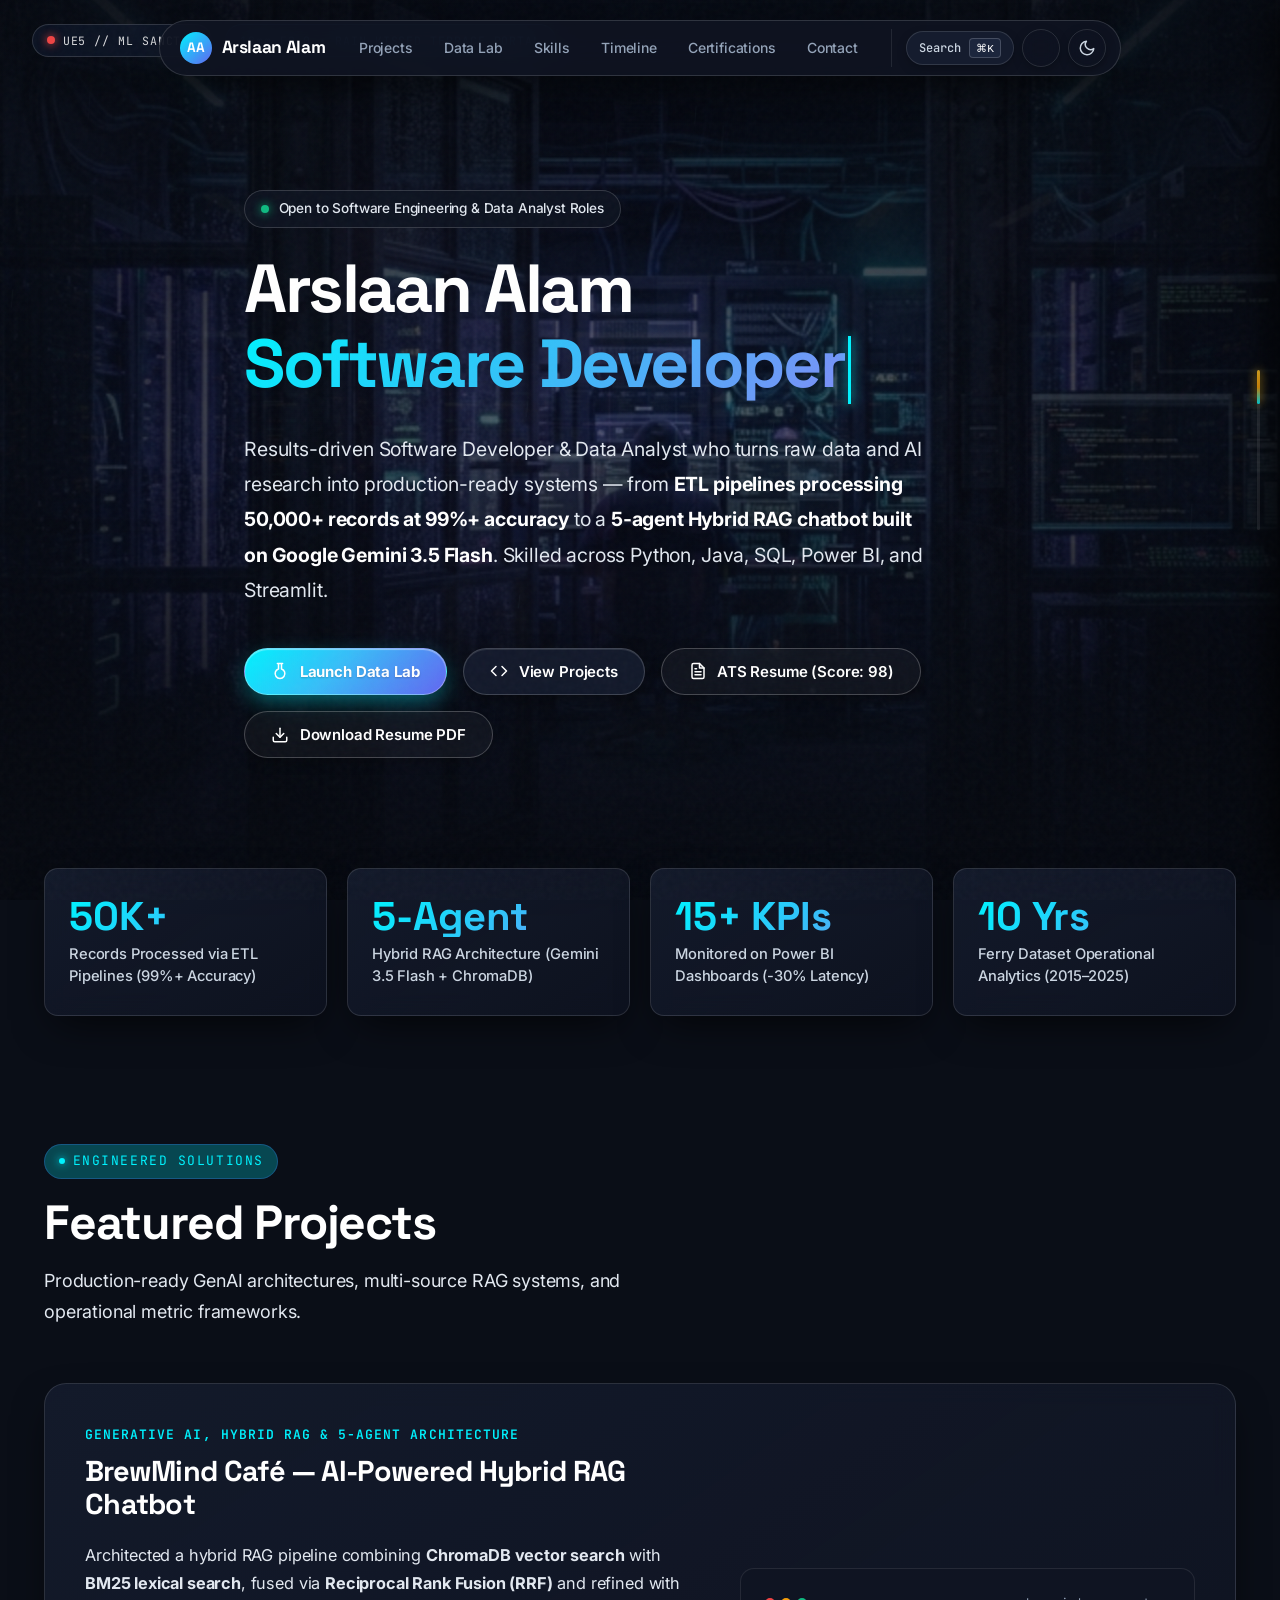
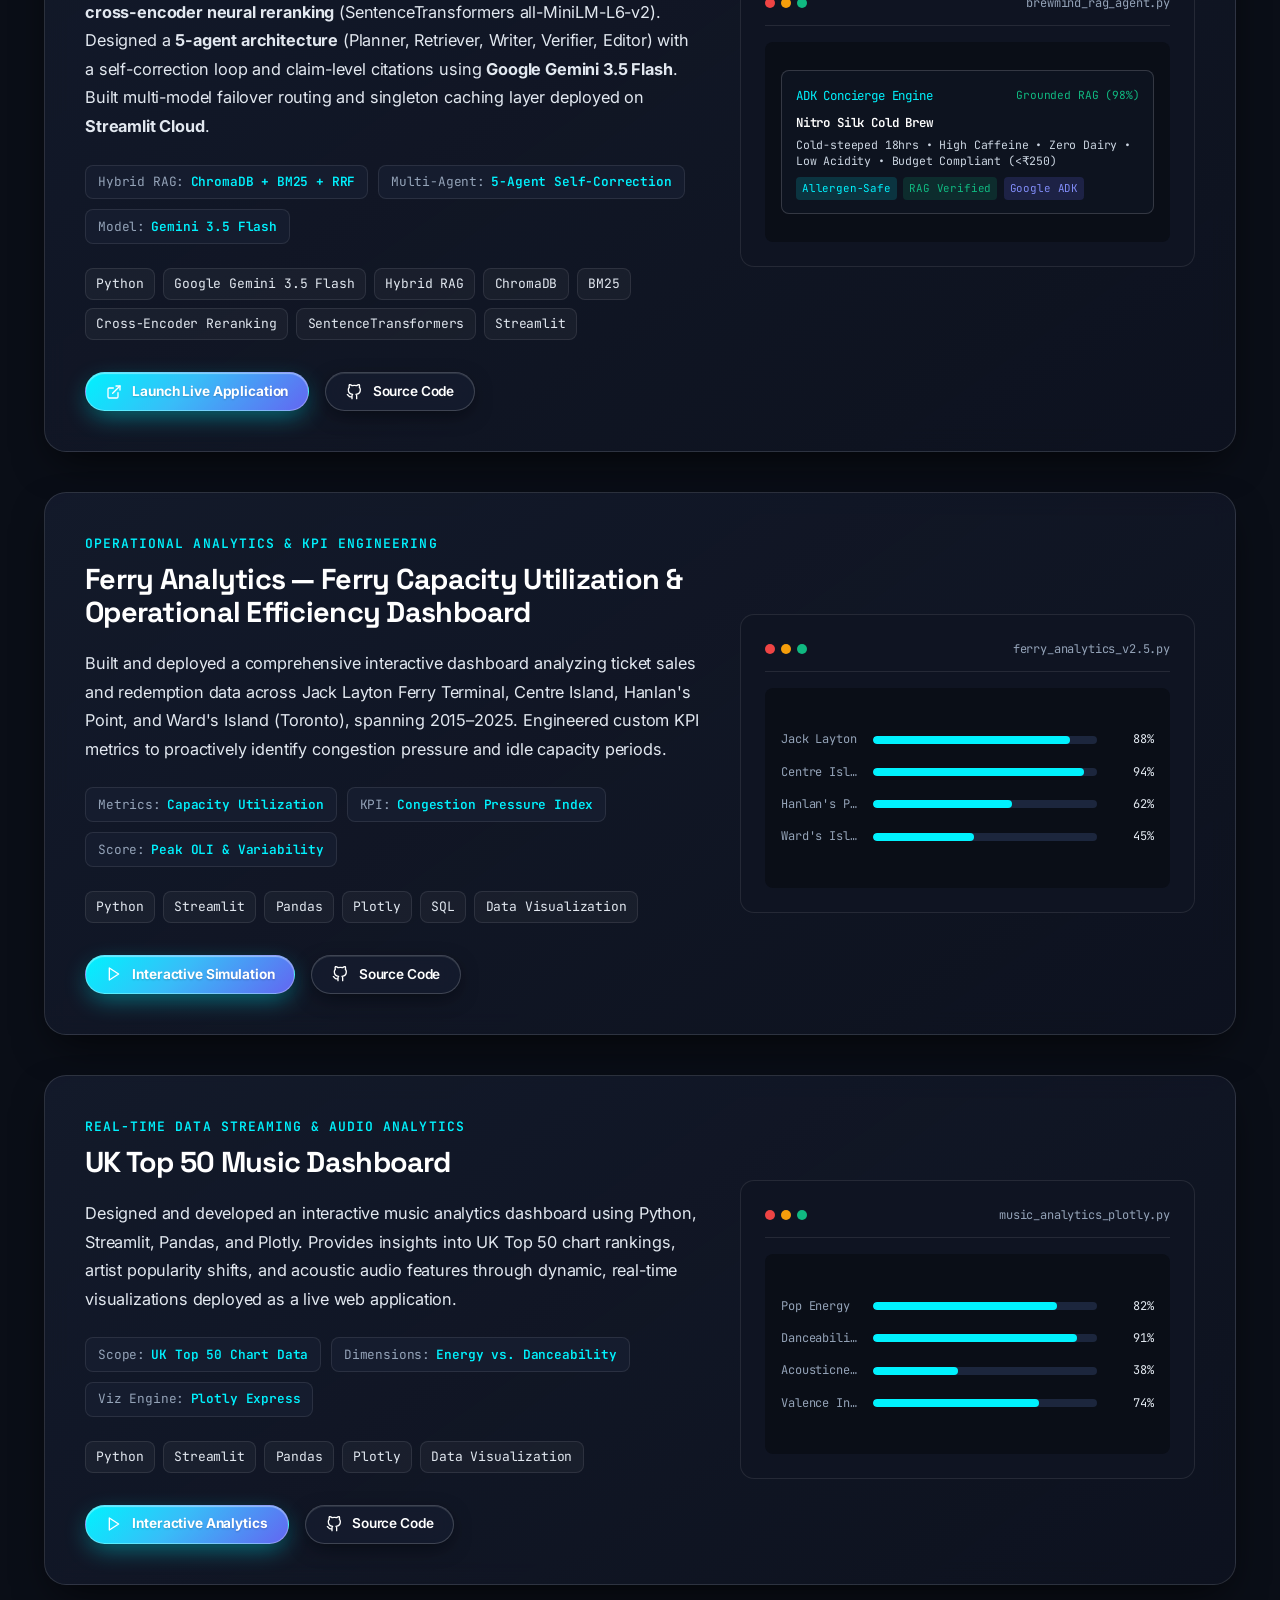
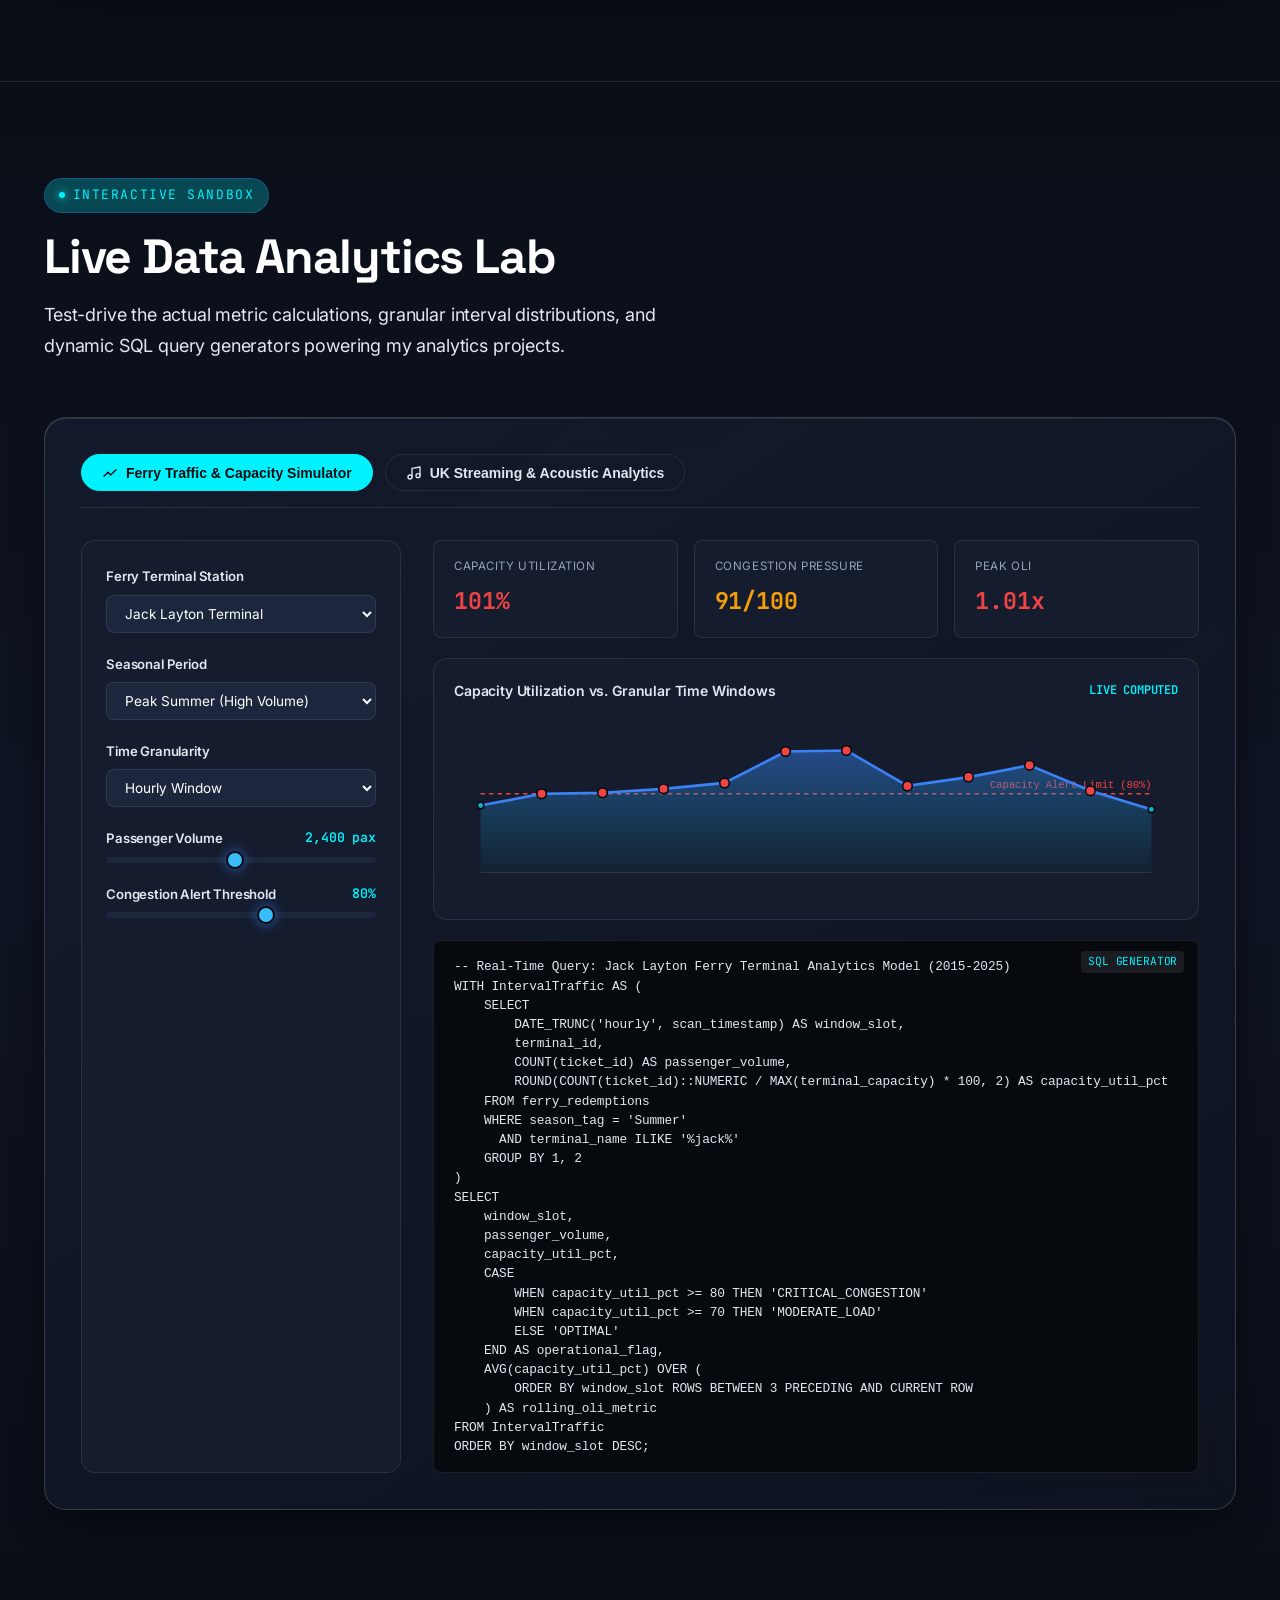
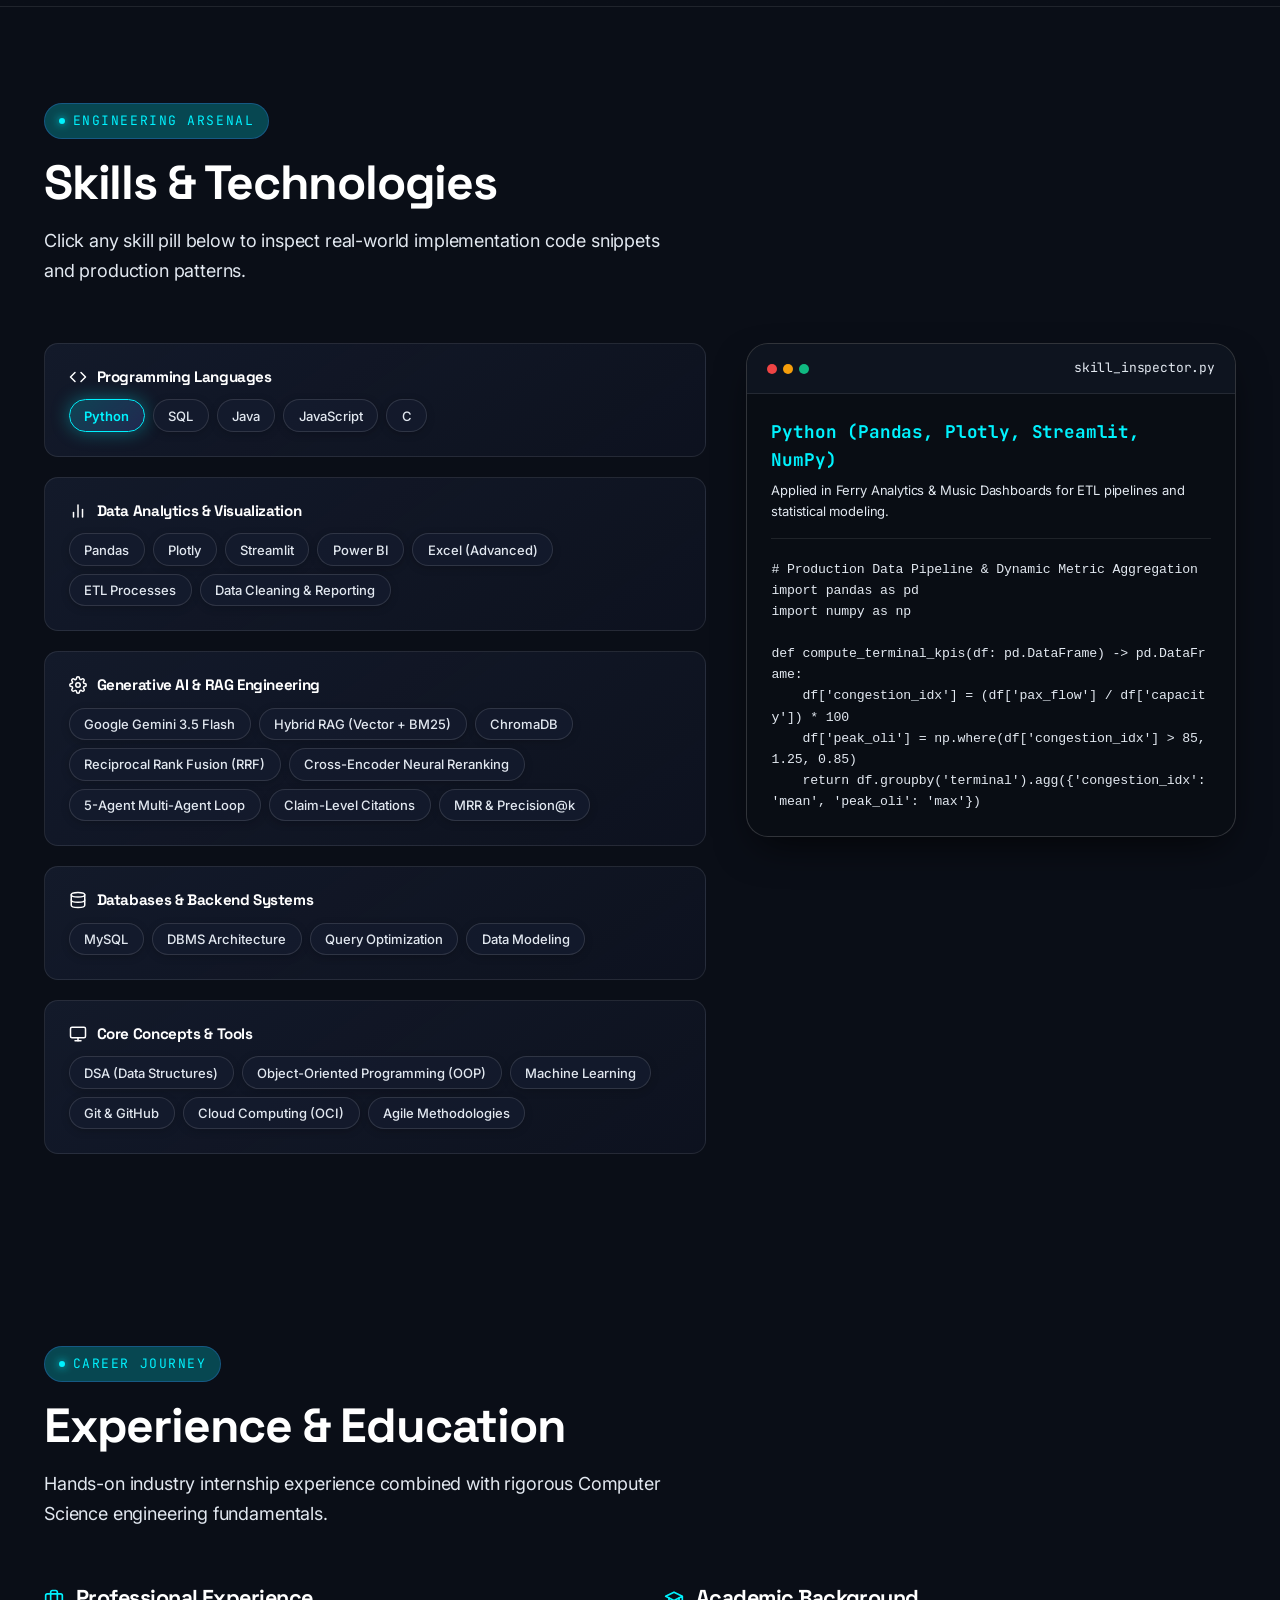
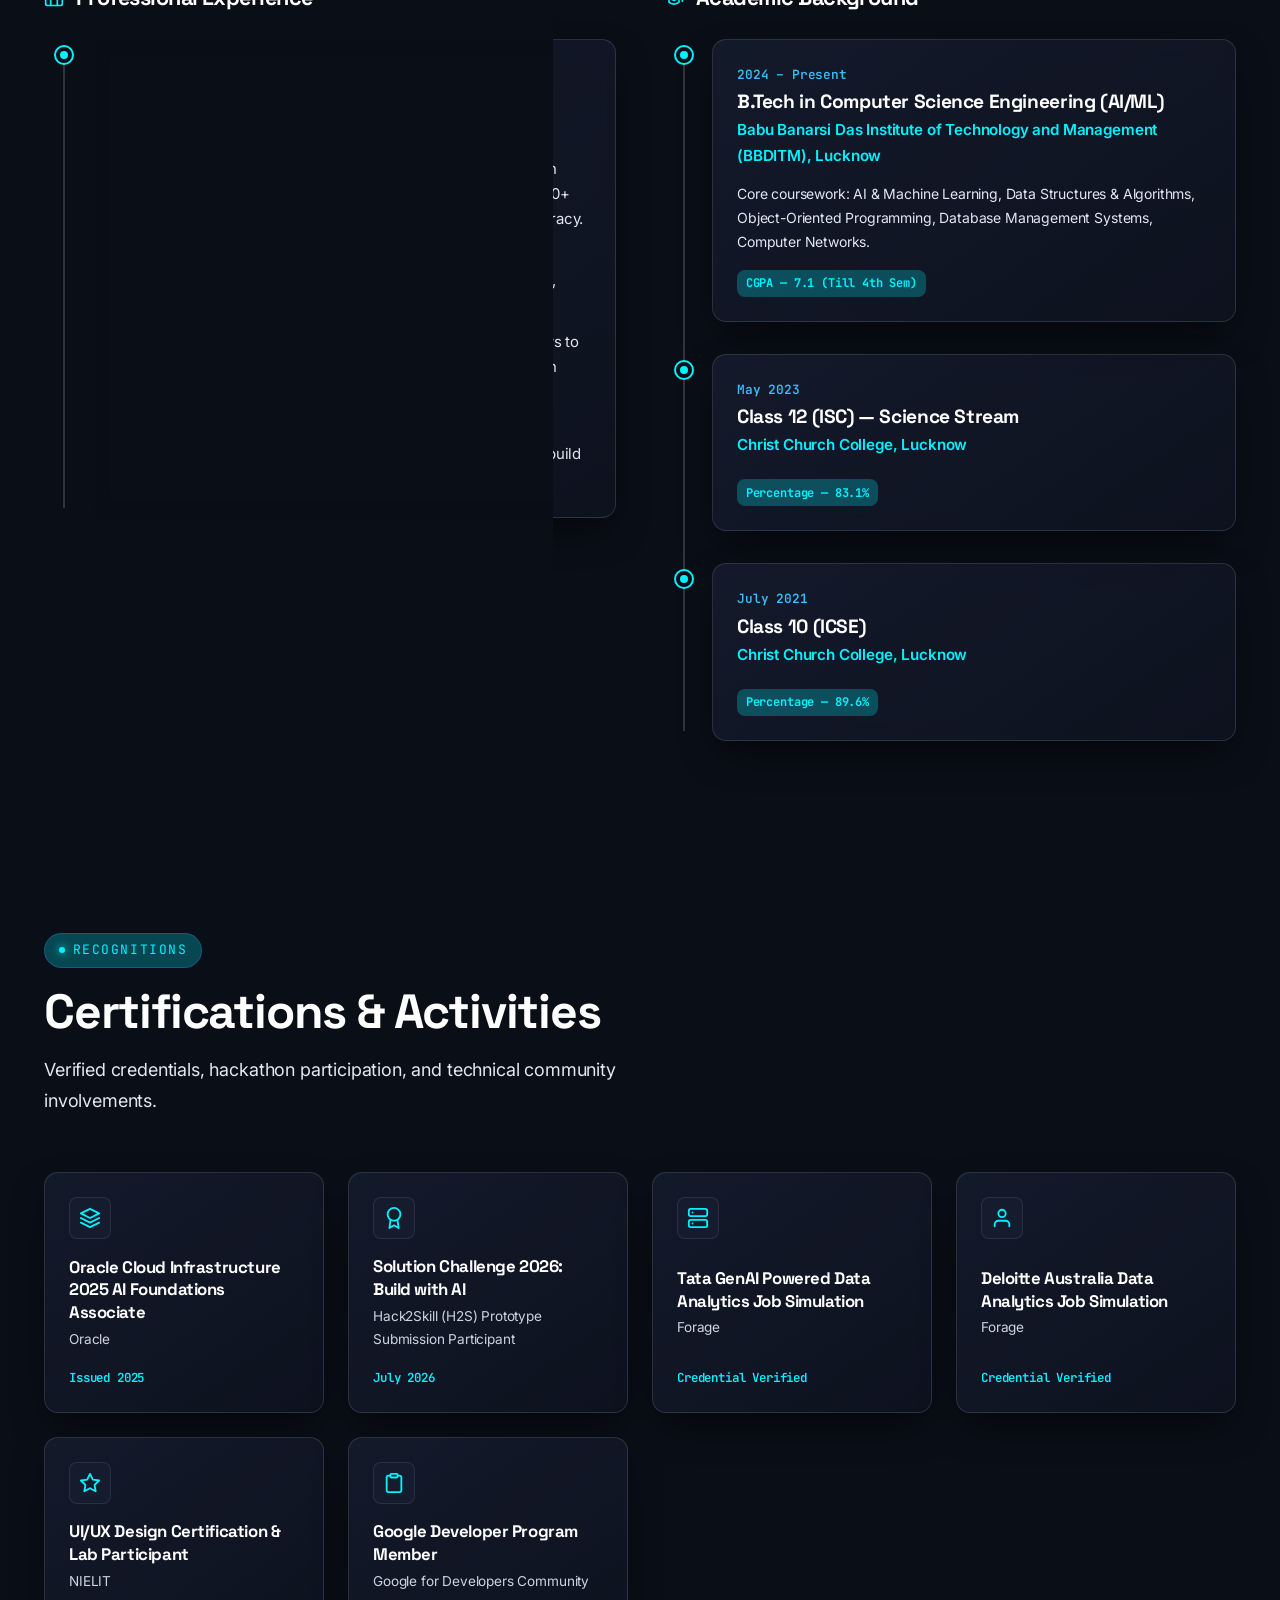
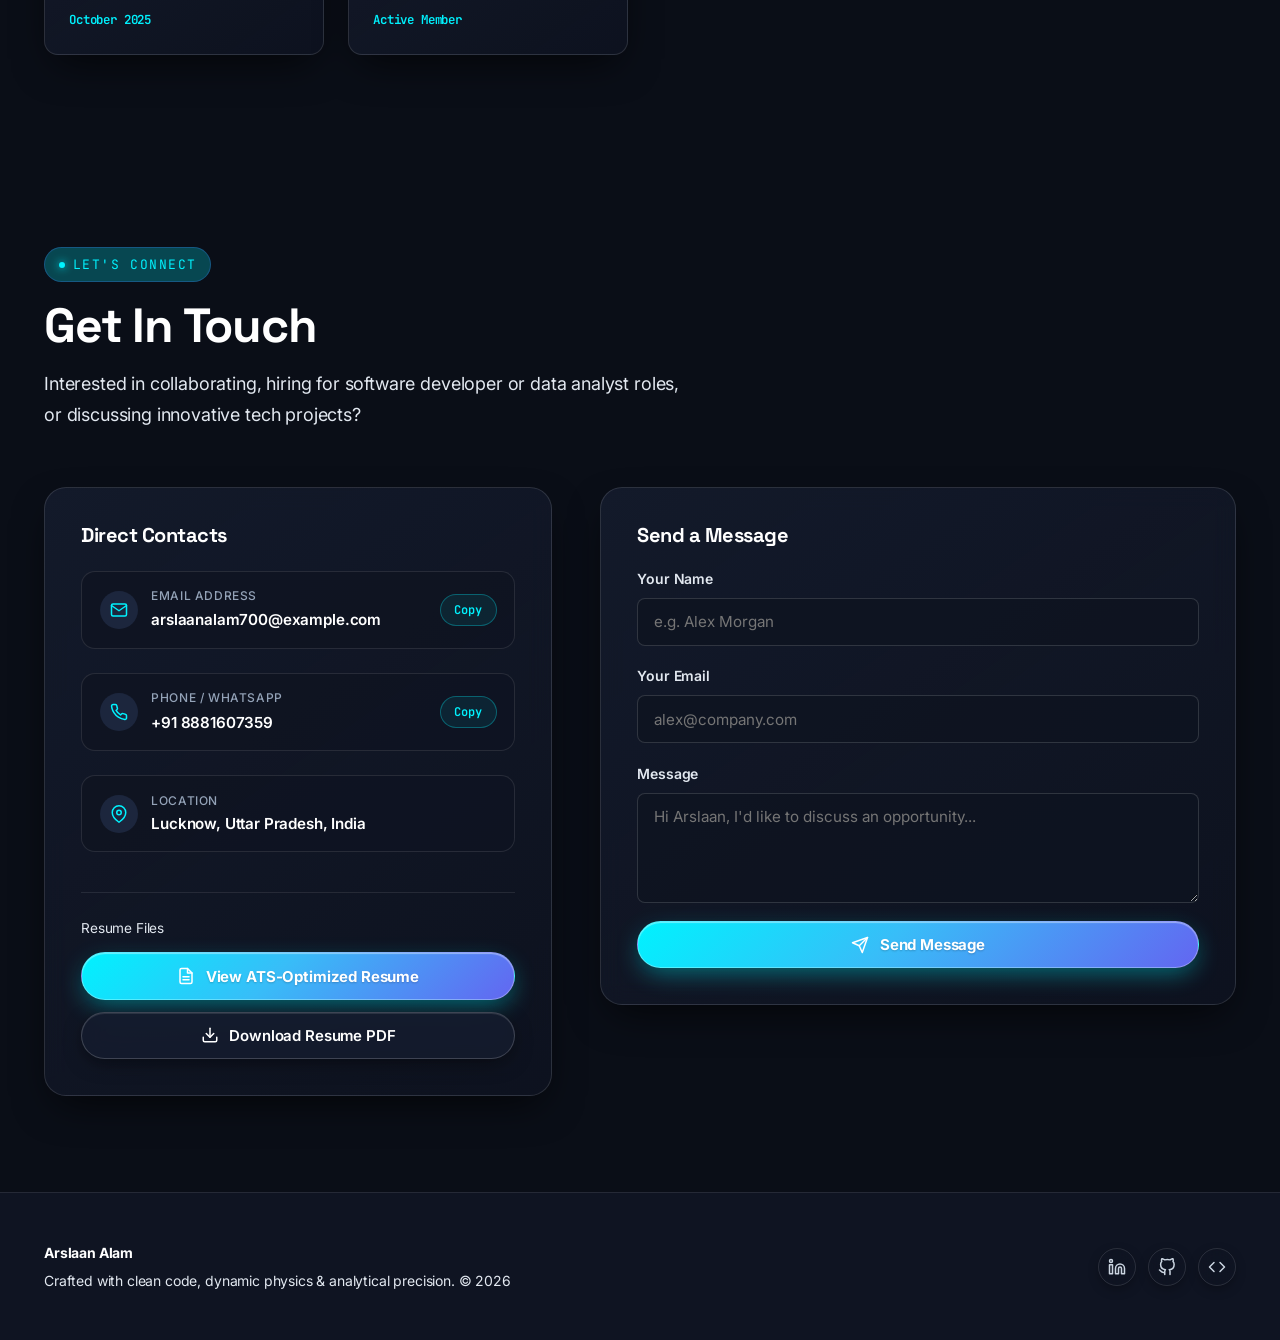
<file: index.html>
<!DOCTYPE html>
<html lang="en" data-theme="dark">
<head>
  <meta charset="UTF-8">
  <meta name="viewport" content="width=device-width, initial-scale=1.0">
  
  <!-- SEO & Social Meta Tags -->
  <title>Arslaan Alam | Software Developer & Data Analyst (AI/ML)</title>
  <meta name="description" content="Portfolio of Arslaan Alam - Software Developer and Data Analyst specializing in Python, SQL, Java, AI/ML, and interactive data visualization dashboards.">
  <meta name="keywords" content="Arslaan Alam, Software Developer, Data Analyst, Python, SQL, Java, Power BI, Streamlit, Ferry Analytics, Lucknow">
  <meta name="author" content="Arslaan Alam">

  <!-- Open Graph -->
  <meta property="og:title" content="Arslaan Alam | Software Developer & Data Analyst">
  <meta property="og:description" content="Explore interactive dashboards, real-world data analytics simulations, and software engineering projects by Arslaan Alam.">
  <meta property="og:type" content="website">

  <!-- Professional SVG Monogram Favicon -->
  <link rel="icon" href="data:image/svg+xml,<svg xmlns='http://www.w3.org/2000/svg' viewBox='0 0 32 32'><rect width='32' height='32' rx='8' fill='%230f1422'/><text x='50%25' y='55%25' dominant-baseline='middle' text-anchor='middle' font-family='sans-serif' font-weight='800' font-size='14' fill='%2300f2fe'>AA</text></svg>">

  <!-- Cache-Busted Stylesheet -->
  <link rel="stylesheet" href="style.css?v=20260907_pro_buttons_08">
  
  <!-- Direct Inline Theme Guarantee (Bypasses all browser caching) -->
  <style id ="portfolio-master-theme">
    @import url('https://fonts.googleapis.com/css2?family=Inter:wght@300;400;500;600;700;800&family=JetBrains+Mono:wght@400;500;600;700&family=Plus+Jakarta+Sans:wght@400;500;600;700;800&family=Space+Grotesk:wght@500;600;700;800&display=swap');

    /* === SHARED TYPOGRAPHY & TRANSITIONS === */
    body {
      font-family: 'Inter', 'Plus Jakarta Sans', -apple-system, BlinkMacSystemFont, sans-serif;
      transition: background-color 0.3s ease, color 0.3s ease;
    }
    h1, h2, h3, h4, h5, h6, .nav-brand {
      font-family: 'Space Grotesk', 'Plus Jakarta Sans', sans-serif;
    }

    /* === 🌙 DARK THEME (Default) === */
    html:not([data-theme="light"]),
    [data-theme="dark"] {
      --bg-primary: #0a0e17;
      --bg-secondary: #0f1422;
      --bg-tertiary: #151c2e;
      --bg-elevated: #1c263d;
      --border-subtle: rgba(255, 255, 255, 0.09);
      --border-medium: rgba(255, 255, 255, 0.16);
      --border-bright: rgba(0, 242, 254, 0.45);
      --text-primary: #ffffff;
      --text-secondary: #e2e8f0;
      --text-muted: #94a3b8;
      --accent-amber: #00f2fe;
      --accent-gold: #38bdf8;
      --accent-cyan: #00f2fe;
    }

    html:not([data-theme="light"]) body,
    [data-theme="dark"] body {
      background-color: #0a0e17;
      background-image: 
        radial-gradient(ellipse 90% 60% at 50% -10%, rgba(99, 102, 241, 0.22), transparent 70%),
        radial-gradient(ellipse 70% 50% at 100% 30%, rgba(0, 242, 254, 0.16), transparent 60%),
        radial-gradient(ellipse 60% 50% at 0% 70%, rgba(56, 189, 248, 0.14), transparent 60%);
      background-attachment: fixed;
      color: #e2e8f0;
    }

    html:not([data-theme="light"]) h1, html:not([data-theme="light"]) h2, html:not([data-theme="light"]) h3,
    html:not([data-theme="light"]) h4, html:not([data-theme="light"]) h5, html:not([data-theme="light"]) h6,
    [data-theme="dark"] h1, [data-theme="dark"] h2, [data-theme="dark"] h3,
    [data-theme="dark"] h4, [data-theme="dark"] h5, [data-theme="dark"] h6 {
      color: #ffffff;
    }

    html:not([data-theme="light"]) .hero-name, [data-theme="dark"] .hero-name { color: #ffffff; }
    html:not([data-theme="light"]) .hero-description, [data-theme="dark"] .hero-description { color: #e2e8f0; }
    html:not([data-theme="light"]) .hero-description strong, [data-theme="dark"] .hero-description strong { color: #ffffff; }

    /* Dark Toolbar */
    html:not([data-theme="light"]) .nav-dock,
    [data-theme="dark"] .nav-dock {
      background: rgba(15, 20, 34, 0.88);
      border: 1px solid rgba(255, 255, 255, 0.14);
      box-shadow: 0 15px 35px -10px rgba(0, 0, 0, 0.6);
    }
    html:not([data-theme="light"]) .nav-brand, [data-theme="dark"] .nav-brand { color: #ffffff; }
    html:not([data-theme="light"]) .brand-avatar, [data-theme="dark"] .brand-avatar {
      background: linear-gradient(135deg, #00f2fe, #6366f1);
      color: #ffffff;
    }
    html:not([data-theme="light"]) .nav-link, [data-theme="dark"] .nav-link { color: #94a3b8; }
    html:not([data-theme="light"]) .nav-link:hover, html:not([data-theme="light"]) .nav-link.active,
    [data-theme="dark"] .nav-link:hover, [data-theme="dark"] .nav-link.active {
      color: #ffffff;
      background: rgba(255, 255, 255, 0.09);
    }
    html:not([data-theme="light"]) .icon-btn, [data-theme="dark"] .icon-btn {
      color: #cbd5e1;
      border-color: rgba(255, 255, 255, 0.12);
      background: transparent;
    }
    html:not([data-theme="light"]) .icon-btn:hover, [data-theme="dark"] .icon-btn:hover {
      background: #1c263d;
      color: #00f2fe;
      border-color: #00f2fe;
    }
    html:not([data-theme="light"]) .cmd-badge-btn, [data-theme="dark"] .cmd-badge-btn {
      background: #151c2e;
      border-color: rgba(255, 255, 255, 0.12);
      color: #cbd5e1;
    }
    html:not([data-theme="light"]) .cmd-badge-btn kbd, [data-theme="dark"] .cmd-badge-btn kbd {
      background: #1c263d;
      border-color: rgba(255, 255, 255, 0.18);
      color: #ffffff;
    }

    /* Dark Components */
    html:not([data-theme="light"]) .project-card, [data-theme="dark"] .project-card,
    html:not([data-theme="light"]) .stat-card, [data-theme="dark"] .stat-card,
    html:not([data-theme="light"]) .timeline-card, [data-theme="dark"] .timeline-card,
    html:not([data-theme="light"]) .cert-card, [data-theme="dark"] .cert-card,
    html:not([data-theme="light"]) .contact-info-card, [data-theme="dark"] .contact-info-card,
    html:not([data-theme="light"]) .contact-form-card, [data-theme="dark"] .contact-form-card {
      background: linear-gradient(145deg, rgba(21, 28, 46, 0.85) 0%, rgba(15, 20, 34, 0.72) 100%);
      border: 1px solid rgba(255, 255, 255, 0.12);
      box-shadow: 0 16px 40px -12px rgba(0, 0, 0, 0.75);
    }
    html:not([data-theme="light"]) .project-title, [data-theme="dark"] .project-title { color: #ffffff; }
    html:not([data-theme="light"]) .project-desc, [data-theme="dark"] .project-desc { color: #e2e8f0; }
    html:not([data-theme="light"]) .btn-secondary, [data-theme="dark"] .btn-secondary {
      background: rgba(21, 28, 46, 0.88);
      color: #ffffff;
      border: 1px solid rgba(255, 255, 255, 0.18);
      backdrop-filter: blur(14px);
      box-shadow: 0 6px 20px -4px rgba(0, 0, 0, 0.5), inset 0 1px 0 rgba(255, 255, 255, 0.1);
    }
    html:not([data-theme="light"]) .btn-secondary:hover, [data-theme="dark"] .btn-secondary:hover {
      background: rgba(30, 42, 70, 0.95);
      border-color: rgba(0, 242, 254, 0.6);
      color: #ffffff;
      box-shadow: 0 12px 28px -4px rgba(0, 0, 0, 0.6), 0 0 18px rgba(0, 242, 254, 0.25);
    }
    html:not([data-theme="light"]) .btn-outline, [data-theme="dark"] .btn-outline {
      background: rgba(255, 255, 255, 0.04);
      color: #ffffff;
      border: 1px solid rgba(255, 255, 255, 0.22);
      backdrop-filter: blur(10px);
      box-shadow: 0 4px 14px -2px rgba(0, 0, 0, 0.35);
    }
    html:not([data-theme="light"]) .btn-outline:hover, [data-theme="dark"] .btn-outline:hover {
      background: rgba(0, 242, 254, 0.1);
      border-color: #00f2fe;
      color: #00f2fe;
      box-shadow: 0 10px 24px -3px rgba(0, 242, 254, 0.38);
    }

    /* === ☀️ LIGHT THEME (Pristine Swiss Tech Studio) === */
    [data-theme="light"] {
      --bg-primary: #f8fafc;
      --bg-secondary: #ffffff;
      --bg-tertiary: #f1f5f9;
      --bg-elevated: #e2e8f0;
      --border-subtle: rgba(15, 23, 42, 0.08);
      --border-medium: rgba(15, 23, 42, 0.14);
      --border-bright: rgba(2, 132, 199, 0.45);
      --text-primary: #0f172a;
      --text-secondary: #334155;
      --text-muted: #64748b;
      --accent-amber: #0284c7;
      --accent-gold: #0369a1;
      --accent-cyan: #0284c7;
    }

    [data-theme="light"] body {
      background-color: #f8fafc !important;
      background-image: 
        radial-gradient(ellipse 90% 60% at 50% -10%, rgba(14, 165, 233, 0.09), transparent 70%),
        radial-gradient(ellipse 70% 50% at 100% 30%, rgba(99, 102, 241, 0.07), transparent 60%),
        radial-gradient(ellipse 60% 50% at 0% 70%, rgba(2, 132, 199, 0.06), transparent 60%) !important;
      background-attachment: fixed !important;
      color: #334155 !important;
    }

    [data-theme="light"] h1, [data-theme="light"] h2, [data-theme="light"] h3,
    [data-theme="light"] h4, [data-theme="light"] h5, [data-theme="light"] h6 {
      color: #0f172a !important;
    }

    [data-theme="light"] .hero-name { color: #0f172a !important; }
    [data-theme="light"] .hero-description { color: #334155 !important; }
    [data-theme="light"] .hero-description strong { color: #0f172a !important; }

    /* Light Mode Toolbar (Navigation Dock) */
    [data-theme="light"] .nav-dock {
      background: rgba(255, 255, 255, 0.94) !important;
      backdrop-filter: blur(20px) !important;
      -webkit-backdrop-filter: blur(20px) !important;
      border: 1px solid rgba(15, 23, 42, 0.12) !important;
      box-shadow: 0 10px 30px -5px rgba(15, 23, 42, 0.12) !important;
    }
    [data-theme="light"] .nav-brand {
      color: #0f172a !important;
    }
    [data-theme="light"] .brand-avatar {
      background: linear-gradient(135deg, #0284c7, #2563eb) !important;
      color: #ffffff !important;
    }
    [data-theme="light"] .nav-link {
      color: #475569 !important;
    }
    [data-theme="light"] .nav-link:hover,
    [data-theme="light"] .nav-link.active {
      color: #0284c7 !important;
      background: rgba(2, 132, 199, 0.09) !important;
    }
    [data-theme="light"] .icon-btn {
      color: #334155 !important;
      background: #ffffff !important;
      border: 1px solid rgba(15, 23, 42, 0.14) !important;
    }
    [data-theme="light"] .icon-btn:hover {
      background: #f1f5f9 !important;
      color: #0284c7 !important;
      border-color: #0284c7 !important;
    }
    [data-theme="light"] .cmd-badge-btn {
      background: #f1f5f9 !important;
      border: 1px solid rgba(15, 23, 42, 0.14) !important;
      color: #334155 !important;
    }
    [data-theme="light"] .cmd-badge-btn kbd {
      background: #ffffff !important;
      border: 1px solid rgba(15, 23, 42, 0.18) !important;
      color: #0f172a !important;
    }
    [data-theme="light"] .cmd-badge-btn:hover {
      color: #0284c7 !important;
      border-color: #0284c7 !important;
    }

    /* Light Mode Cards */
    [data-theme="light"] .project-card,
    [data-theme="light"] .stat-card,
    [data-theme="light"] .timeline-card,
    [data-theme="light"] .cert-card,
    [data-theme="light"] .contact-info-card,
    [data-theme="light"] .contact-form-card {
      background: #ffffff !important;
      border: 1px solid rgba(15, 23, 42, 0.1) !important;
      box-shadow: 0 10px 30px -8px rgba(15, 23, 42, 0.07) !important;
    }
    [data-theme="light"] .project-card:hover {
      border-color: rgba(2, 132, 199, 0.5) !important;
      box-shadow: 0 16px 36px -8px rgba(2, 132, 199, 0.15) !important;
    }
    [data-theme="light"] .project-title,
    [data-theme="light"] .timeline-role,
    [data-theme="light"] .cert-title,
    [data-theme="light"] .direct-value {
      color: #0f172a !important;
    }
    [data-theme="light"] .project-desc,
    [data-theme="light"] .timeline-bullets li,
    [data-theme="light"] .section-subtitle,
    [data-theme="light"] .stat-label,
    [data-theme="light"] .cert-issuer,
    [data-theme="light"] .form-label {
      color: #334155 !important;
    }
    [data-theme="light"] .project-category,
    [data-theme="light"] .timeline-org,
    [data-theme="light"] .cert-date {
      color: #0284c7 !important;
    }
    [data-theme="light"] .metric-chip {
      background: #f1f5f9 !important;
      border: 1px solid rgba(15, 23, 42, 0.1) !important;
      color: #0f172a !important;
    }
    [data-theme="light"] .metric-chip span.label { color: #64748b !important; }
    [data-theme="light"] .metric-chip span.val { color: #0284c7 !important; }
    [data-theme="light"] .tech-tag {
      background: #f1f5f9 !important;
      border: 1px solid rgba(15, 23, 42, 0.12) !important;
      color: #334155 !important;
    }
    [data-theme="light"] .section-tag {
      color: #0284c7 !important;
      background: rgba(2, 132, 199, 0.1) !important;
      border: 1px solid rgba(2, 132, 199, 0.3) !important;
    }
    [data-theme="light"] .section-tag::before {
      background-color: #0284c7 !important;
      box-shadow: 0 0 8px #0284c7 !important;
    }
    [data-theme="light"] .btn-secondary {
      background: rgba(255, 255, 255, 0.96) !important;
      color: #0f172a !important;
      border: 1px solid rgba(15, 23, 42, 0.14) !important;
      box-shadow: 0 4px 14px -3px rgba(15, 23, 42, 0.08), inset 0 1px 0 rgba(255, 255, 255, 0.9) !important;
    }
    [data-theme="light"] .btn-secondary:hover {
      background: #ffffff !important;
      border-color: rgba(2, 132, 199, 0.5) !important;
      color: #0284c7 !important;
      box-shadow: 0 10px 24px -3px rgba(2, 132, 199, 0.18) !important;
    }
    [data-theme="light"] .btn-outline {
      background: transparent !important;
      color: #334155 !important;
      border: 1px solid rgba(15, 23, 42, 0.18) !important;
    }
    [data-theme="light"] .btn-outline:hover {
      background: rgba(2, 132, 199, 0.08) !important;
      border-color: #0284c7 !important;
      color: #0284c7 !important;
      box-shadow: 0 8px 18px -3px rgba(2, 132, 199, 0.18) !important;
    }
    [data-theme="light"] .contact-direct-item {
      background: #f8fafc !important;
      border: 1px solid rgba(15, 23, 42, 0.1) !important;
    }
    [data-theme="light"] .form-input,
    [data-theme="light"] .form-textarea {
      background: #f8fafc !important;
      border: 1px solid rgba(15, 23, 42, 0.15) !important;
      color: #0f172a !important;
    }
    [data-theme="light"] .form-input:focus,
    [data-theme="light"] .form-textarea:focus {
      border-color: #0284c7 !important;
      box-shadow: 0 0 15px rgba(2, 132, 199, 0.2) !important;
    }
    [data-theme="light"] .copy-btn {
      background: rgba(2, 132, 199, 0.08) !important;
      border: 1px solid rgba(2, 132, 199, 0.3) !important;
      color: #0284c7 !important;
    }
    [data-theme="light"] .copy-btn:hover {
      background: #0284c7 !important;
      color: #ffffff !important;
      box-shadow: 0 0 14px rgba(2, 132, 199, 0.4) !important;
    }

    /* Common elements */
    .hero-role-wrapper {
      background: linear-gradient(135deg, #00f2fe 0%, #38bdf8 50%, #818cf8 100%) !important;
      -webkit-background-clip: text !important;
      -webkit-text-fill-color: transparent !important;
      color: transparent !important;
    }
    .role-typing-cursor {
      background-color: #00f2fe !important;
      box-shadow: 0 0 12px #00f2fe !important;
    }
    .btn-primary {
      background: linear-gradient(135deg, #00f2fe 0%, #38bdf8 45%, #6366f1 100%) !important;
      color: #ffffff !important;
      border: 1px solid rgba(255, 255, 255, 0.3) !important;
      box-shadow: 0 8px 24px -4px rgba(0, 242, 254, 0.45), 0 2px 6px rgba(0, 0, 0, 0.3), inset 0 1px 1px rgba(255, 255, 255, 0.4) !important;
      text-shadow: 0 1px 2px rgba(0, 0, 0, 0.2);
    }
    .btn-primary:hover {
      background: linear-gradient(135deg, #00e0ed 0%, #0ea5e9 45%, #4f46e5 100%) !important;
      color: #ffffff !important;
      border-color: rgba(255, 255, 255, 0.6) !important;
      box-shadow: 0 14px 34px -4px rgba(0, 242, 254, 0.65), 0 4px 12px rgba(99, 102, 241, 0.4), inset 0 1px 2px rgba(255, 255, 255, 0.6) !important;
    }
    [data-theme="light"] .btn-primary {
      background: linear-gradient(135deg, #0284c7 0%, #2563eb 50%, #4f46e5 100%) !important;
      box-shadow: 0 8px 22px -4px rgba(2, 132, 199, 0.45), 0 2px 6px rgba(15, 23, 42, 0.1), inset 0 1px 1px rgba(255, 255, 255, 0.4) !important;
    }
    [data-theme="light"] .btn-primary:hover {
      background: linear-gradient(135deg, #0369a1 0%, #1d4ed8 50%, #4338ca 100%) !important;
      box-shadow: 0 14px 30px -4px rgba(2, 132, 199, 0.6), inset 0 1px 2px rgba(255, 255, 255, 0.6) !important;
    }
    .stat-number {
      background: linear-gradient(135deg, #00f2fe 0%, #38bdf8 60%, #818cf8 100%) !important;
      -webkit-background-clip: text !important;
      -webkit-text-fill-color: transparent !important;
    }

    /* === 🚁 CINEMATIC FPV DRONE CONTINUOUS TRACKING SHOT STAGE (16:9 8K ARCHITECTURAL DIGEST STUDIO) === */
    .drone-camera-stage {
      position: fixed;
      top: 0;
      left: 0;
      width: 100vw;
      height: 100vh;
      pointer-events: none;
      z-index: 0;
      overflow: hidden;
      perspective: 1200px;
      background-color: #080c14;
    }

    .drone-camera-rig {
      position: absolute;
      top: -5%;
      left: -5%;
      width: 110%;
      height: 110%;
      transform-style: preserve-3d;
      will-change: transform;
      transition: transform 0.12s cubic-bezier(0.1, 0.9, 0.2, 1);
    }

    .drone-shot-plane {
      position: absolute;
      inset: 0;
      background-size: cover;
      background-position: center center;
      background-repeat: no-repeat;
      will-change: transform, opacity;
      backface-visibility: hidden;
      transition: opacity 0.35s ease-out;
    }

    /* Shot 1: Dark rain-kissed penthouse deck looking through open industrial steel portal */
    .drone-shot-1 {
      background-image: url('ml_sanctum_1.jpg');
      opacity: 1;
      z-index: 1;
      transform-origin: center center;
      transform: scale(1.0);
    }

    /* Shot 2: Gliding down center of ML workspace past server racks & wet floor reflections */
    .drone-shot-2 {
      background-image: url('ml_sanctum_2.jpg');
      opacity: 0;
      z-index: 2;
      transform-origin: center center;
      transform: scale(0.95);
    }

    /* Shot 3: Decelerating framing triple-monitor PyTorch loss curves & liquid-cooled GPU rig */
    .drone-shot-3 {
      background-image: url('ml_sanctum_3.jpg');
      opacity: 0;
      z-index: 3;
      transform-origin: center 52%;
      transform: scale(0.93);
    }

    #live-bg-canvas {
      position: absolute;
      top: 0;
      left: 0;
      width: 100%;
      height: 100%;
      z-index: 4;
      pointer-events: none;
    }

    /* UI/UX Moody Dark-Mode Scrim with Subtle Indigo Rim Lighting */
    .drone-lighting-scrim {
      position: absolute;
      inset: 0;
      z-index: 5;
      background: 
        radial-gradient(ellipse 88% 72% at 50% 45%, rgba(6, 9, 16, 0.54) 0%, rgba(6, 9, 16, 0.85) 65%, #060910 100%),
        linear-gradient(180deg, rgba(6, 9, 16, 0.42) 0%, rgba(99, 102, 241, 0.05) 50%, rgba(6, 9, 16, 0.88) 100%);
      pointer-events: none;
    }

    /* UI/UX Cinematic Camera HUD Overlay */
    .drone-cinema-hud {
      position: absolute;
      top: 1.5rem;
      left: 2rem;
      z-index: 6;
      display: flex;
      align-items: center;
      gap: 0.85rem;
      font-family: var(--font-mono, monospace);
      font-size: 0.72rem;
      color: rgba(255, 255, 255, 0.85);
      letter-spacing: 0.08em;
      pointer-events: none;
    }

    .drone-hud-badge {
      display: inline-flex;
      align-items: center;
      gap: 0.5rem;
      background: rgba(15, 23, 42, 0.7);
      backdrop-filter: blur(12px);
      -webkit-backdrop-filter: blur(12px);
      border: 1px solid rgba(255, 255, 255, 0.14);
      padding: 0.35rem 0.85rem;
      border-radius: 999px;
    }

    .drone-rec-dot {
      width: 8px;
      height: 8px;
      border-radius: 50%;
      background: #ef4444;
      box-shadow: 0 0 10px #ef4444;
      animation: droneRecBlink 1.4s infinite;
    }

    @keyframes droneRecBlink {
      0%, 100% { opacity: 1; }
      50% { opacity: 0.25; }
    }

    .drone-hud-lens {
      color: #38bdf8;
      background: rgba(15, 23, 42, 0.6);
      backdrop-filter: blur(10px);
      -webkit-backdrop-filter: blur(10px);
      border: 1px solid rgba(56, 189, 248, 0.25);
      padding: 0.35rem 0.85rem;
      border-radius: 999px;
    }

    @media (max-width: 820px) {
      .drone-cinema-hud {
        display: none;
      }
    }

    /* UI/UX Floating Flight Trajectory Radar & Scroll HUD */
    .scroll-hud-track {
      position: fixed;
      right: 1.25rem;
      top: 50%;
      transform: translateY(-50%);
      width: 3px;
      height: 160px;
      background: rgba(255, 255, 255, 0.1);
      border-radius: 999px;
      z-index: 998;
      pointer-events: none;
      display: flex;
      flex-direction: column;
      align-items: center;
    }

    .scroll-hud-indicator {
      width: 100%;
      height: 0%;
      background: linear-gradient(to bottom, #fbbf24, #f59e0b, #00f2fe);
      border-radius: 999px;
      box-shadow: 0 0 10px #fbbf24;
      transition: height 0.1s linear;
    }

    /* Light Mode Overrides for Drone Stage */
    [data-theme="light"] .drone-camera-stage {
      background-color: #f8fafc !important;
    }
    [data-theme="light"] .drone-lighting-scrim {
      background: 
        radial-gradient(ellipse 85% 70% at 50% 45%, rgba(248, 250, 252, 0.75) 0%, rgba(248, 250, 252, 0.94) 65%, #f8fafc 100%),
        linear-gradient(180deg, rgba(248, 250, 252, 0.6) 0%, rgba(2, 132, 199, 0.04) 50%, rgba(248, 250, 252, 0.9) 100%) !important;
    }
    [data-theme="light"] .drone-hud-badge {
      background: rgba(255, 255, 255, 0.88) !important;
      border-color: rgba(15, 23, 42, 0.12) !important;
      color: #0f172a !important;
    }
    [data-theme="light"] .drone-hud-lens {
      background: rgba(255, 255, 255, 0.88) !important;
      border-color: rgba(2, 132, 199, 0.3) !important;
      color: #0284c7 !important;
    }
    [data-theme="light"] .scroll-hud-track {
      background: rgba(15, 23, 42, 0.12) !important;
    }
    [data-theme="light"] .scroll-hud-indicator {
      background: linear-gradient(to bottom, #d97706, #0284c7) !important;
      box-shadow: 0 0 8px rgba(2, 132, 199, 0.5) !important;
    }

    /* Mobile Navigation Drawer & Hamburger Animation */
    .mobile-menu-toggle {
      display: none;
      cursor: pointer;
      z-index: 1001;
    }

    .mobile-menu-toggle .hamburger-icon line {
      transition: transform 0.25s ease, opacity 0.2s ease;
      transform-origin: center;
    }

    .mobile-menu-toggle.is-active .line-top {
      transform: translateY(6px) rotate(45deg);
    }

    .mobile-menu-toggle.is-active .line-mid {
      opacity: 0;
    }

    .mobile-menu-toggle.is-active .line-bot {
      transform: translateY(-6px) rotate(-45deg);
    }

    .mobile-nav-backdrop {
      position: fixed;
      inset: 0;
      background: rgba(4, 6, 12, 0.78);
      backdrop-filter: blur(10px);
      -webkit-backdrop-filter: blur(10px);
      z-index: 9998;
      opacity: 0;
      visibility: hidden;
      transition: opacity 0.3s cubic-bezier(0.16, 1, 0.3, 1), visibility 0.3s;
      pointer-events: none;
    }

    .mobile-nav-backdrop.active {
      opacity: 1;
      visibility: visible;
      pointer-events: auto;
    }

    .mobile-nav-drawer {
      position: fixed;
      top: 0 ;
      right: 0;
      bottom: 0;
      width: min(88vw, 360px);
      background: rgba(15, 20, 34, 0.96);
      backdrop-filter: blur(28px);
      -webkit-backdrop-filter: blur(28px);
      border-left: 1px solid rgba(255, 255, 255, 0.16);
      box-shadow: -15px 0 45px -10px rgba(0, 0, 0, 0.8);
      z-index: 9999;
      display: flex;
      flex-direction: column;
      padding: 1.5rem 1.25rem;
      transform: translateX(100%);
      transition: transform 0.35s cubic-bezier(0.16, 1, 0.3, 1);
      overflow-y: auto;
      -webkit-overflow-scrolling: touch;
    }

    .mobile-nav-drawer.active {
      transform: translateX(0);
    }

    .mobile-drawer-header {
      display: flex;
      align-items: center;
      justify-content: space-between;
      padding-bottom: 1rem;
      border-bottom: 1px solid rgba(255, 255, 255, 0.1);
      margin-bottom: 1rem;
    }

    .mobile-drawer-search {
      margin-bottom: 1rem;
    }

    .mobile-search-trigger {
      width: 100%;
      display: flex;
      align-items: center;
      gap: 0.65rem;
      background: #1c263d;
      border: 1px solid rgba(255, 255, 255, 0.14);
      padding: 0.7rem 0.9rem;
      border-radius: 12px;
      color: #e2e8f0;
      font-family: 'Inter', sans-serif;
      font-size: 0.85rem;
      cursor: pointer;
      transition: all 0.2s ease;
    }

    .mobile-search-trigger kbd {
      margin-left: auto;
      font-family: monospace;
      font-size: 0.7rem;
      background: #151c2e;
      padding: 0.15rem 0.35rem;
      border-radius: 4px;
      border: 1px solid rgba(255, 255, 255, 0.18);
    }

    .mobile-nav-links {
      list-style: none;
      display: flex;
      flex-direction: column;
      gap: 0.45rem;
      flex: 1;
    }

    .mobile-nav-link {
      display: flex;
      align-items: center;
      gap: 0.85rem;
      padding: 0.65rem 0.75rem;
      border-radius: 12px;
      text-decoration: none;
      color: #e2e8f0;
      background: transparent;
      transition: all 0.2s ease;
      border: 1px solid transparent;
    }

    .mobile-nav-link:hover, .mobile-nav-link:active {
      background: #1c263d;
      color: #ffffff;
      border-color: rgba(0, 242, 254, 0.45);
    }

    .mobile-link-icon {
      width: 36px;
      height: 36px;
      border-radius: 8px;
      background: #151c2e;
      display: flex;
      align-items: center;
      justify-content: center;
      color: #00f2fe;
      flex-shrink: 0;
    }

    .mobile-link-text {
      display: flex;
      flex-direction: column;
      overflow: hidden;
    }

    .mobile-link-text .title {
      font-weight: 600;
      font-size: 0.9rem;
      color: #ffffff;
    }

    .mobile-link-text .sub {
      font-size: 0.7rem;
      color: #94a3b8;
      white-space: nowrap;
      overflow: hidden;
      text-overflow: ellipsis;
    }

    .mobile-drawer-footer {
      margin-top: 1.25rem;
      padding-top: 1rem;
      border-top: 1px solid rgba(255, 255, 255, 0.1);
      display: flex;
      flex-direction: column;
      gap: 0.65rem;
    }

    /* Light Theme overrides for mobile drawer */
    [data-theme="light"] .mobile-nav-backdrop {
      background: rgba(15, 23, 42, 0.45) !important;
    }
    [data-theme="light"] .mobile-nav-drawer {
      background: rgba(255, 255, 255, 0.98) !important;
      border-left-color: rgba(15, 23, 42, 0.12) !important;
      box-shadow: -15px 0 40px -10px rgba(15, 23, 42, 0.18) !important;
    }
    [data-theme="light"] .mobile-drawer-header {
      border-bottom-color: rgba(15, 23, 42, 0.1) !important;
    }
    [data-theme="light"] .mobile-search-trigger {
      background: #f1f5f9 !important;
      border-color: rgba(15, 23, 42, 0.12) !important;
      color: #334155 !important;
    }
    [data-theme="light"] .mobile-search-trigger kbd {
      background: #ffffff !important;
      border-color: rgba(15, 23, 42, 0.18) !important;
    }
    [data-theme="light"] .mobile-nav-link {
      color: #334155 !important;
    }
    [data-theme="light"] .mobile-nav-link:hover,
    [data-theme="light"] .mobile-nav-link:active {
      background: #f1f5f9 !important;
      color: #0284c7 !important;
      border-color: rgba(2, 132, 199, 0.3) !important;
    }
    [data-theme="light"] .mobile-link-text .title {
      color: #0f172a !important;
    }
    [data-theme="light"] .mobile-link-text .sub {
      color: #64748b !important;
    }
    [data-theme="light"] .mobile-link-icon {
      background: #e2e8f0 !important;
      color: #0284c7 !important;
    }
    [data-theme="light"] .mobile-drawer-footer {
      border-top-color: rgba(15, 23, 42, 0.1) !important;
    }
  </style>
</head>
<body>

  <!-- Subtle Ambient Noise Texture -->
  <div class="noise-overlay"></div>

  <!-- === 🚁 CINEMATIC UE5 ML SANCTUM TRACKING SHOT (RAIN TERRACE ➔ TRIPLE-MONITOR PYTORCH RIG) === -->
  <div class="drone-camera-stage" id="drone-stage" aria-hidden="true">
    <!-- Camera Viewport Container with 3D Perspective & Gimbal Tilt -->
    <div class="drone-camera-rig" id="drone-rig">
      <!-- Shot 1: Dark rain-kissed penthouse terrace looking through open industrial steel portal -->
      <div class="drone-shot-plane drone-shot-1" id="drone-shot-1"></div>

      <!-- Shot 2: Gliding down center of ML workspace past server racks & floor reflections -->
      <div class="drone-shot-plane drone-shot-2" id="drone-shot-2"></div>

      <!-- Shot 3: Decelerating framing triple-monitor PyTorch loss curves & liquid-cooled GPU rig -->
      <div class="drone-shot-plane drone-shot-3" id="drone-shot-3"></div>

      <!-- Atmospheric Ambient Rain Streaks & Indigo/Amber Light Motes Canvas -->
      <canvas id="live-bg-canvas"></canvas>
    </div>

    <!-- UI/UX Moody Dark-Mode Scrim with Subtle Indigo Rim Lighting -->
    <div class="drone-lighting-scrim"></div>

    <!-- UI/UX Cinematic Camera HUD Overlay -->
    <div class="drone-cinema-hud">
      <div class="drone-hud-badge">
        <span class="drone-rec-dot"></span>
        <span class="drone-rec-text">UE5 // ML SANCTUM</span>
      </div>
      <div class="drone-hud-lens" id="drone-hud-lens">18mm F2.0 • RAIN-KISSED TERRACE PORTAL</div>
    </div>
  </div>

  <!-- UI/UX Floating Flight Trajectory Radar & Scroll HUD -->
  <div class="scroll-hud-track" aria-hidden="true">
    <div class="scroll-hud-indicator" id="scroll-hud-indicator"></div>
  </div>

  <!-- Custom Magnetic Cursor (Desktop) -->
  <div class="custom-cursor" id="custom-cursor"></div>
  <div class="custom-cursor-dot" id="custom-cursor-dot"></div>

  <!-- Floating Navigation Dock -->
  <header class="site-header">
    <nav class="nav-dock" aria-label="Main Navigation">
      <a href="#" class="nav-brand" title="Arslaan Alam Portfolio">
        <div class="brand-avatar">AA</div>
        <span>Arslaan Alam</span>
      </a>

      <ul class="nav-links">
        <li><a href="#projects" class="nav-link">Projects</a></li>
        <li><a href="#data-lab" class="nav-link">Data Lab</a></li>
        <li><a href="#skills" class="nav-link">Skills</a></li>
        <li><a href="#experience" class="nav-link">Timeline</a></li>
        <li><a href="#certifications" class="nav-link">Certifications</a></li>
        <li><a href="#contact" class="nav-link">Contact</a></li>
      </ul>

      <div class="nav-actions">
        <!-- Command Palette Trigger -->
        <button class="cmd-badge-btn" id="cmd-palette-btn" title="Open Command Palette (Ctrl+K)">
          <span>Search</span>
          <kbd>⌘K</kbd>
        </button>

        <!-- Audio Sound Toggle -->
        <button class="icon-btn" id="sound-toggle-btn" title="Toggle Tactile UI Audio Feedback" aria-label="Toggle Sound">
          <span id="sound-icon">
            <svg width="18" height="18" viewBox="0 0 24 24" fill="none" stroke="currentColor" stroke-width="2" stroke-linecap="round" stroke-linejoin="round">
              <polygon points="11 5 6 9 2 9 2 15 6 15 11 19 11 5"></polygon>
              <line x1="23" y1="9" x2="17" y2="15"></line>
              <line x1="17" y1="9" x2="23" y2="15"></line>
            </svg>
          </span>
        </button>

        <!-- Dark / Light Theme Toggle -->
        <button class="icon-btn" id="theme-toggle-btn" title="Toggle Dark/Light Mode" aria-label="Toggle Theme">
          <svg width="18" height="18" viewBox="0 0 24 24" fill="none" stroke="currentColor" stroke-width="2" stroke-linecap="round" stroke-linejoin="round">
            <path d="M21 12.79A9 9 0 1 1 11.21 3 7 7 0 0 0 21 12.79z"></path>
          </svg>
        </button>

        <!-- Mobile Navigation Menu Toggle Button -->
        <button class="icon-btn mobile-menu-toggle" id="mobile-menu-btn" title="Open Navigation Menu" aria-label="Toggle Mobile Menu" aria-expanded="false">
          <svg class="hamburger-icon" width="20" height="20" viewBox="0 0 24 24" fill="none" stroke="currentColor" stroke-width="2" stroke-linecap="round" stroke-linejoin="round">
            <line x1="3" y1="6" x2="21" y2="6" class="line-top"></line>
            <line x1="3" y1="12" x2="21" y2="12" class="line-mid"></line>
            <line x1="3" y1="18" x2="21" y2="18" class="line-bot"></line>
          </svg>
        </button>
      </div>
    </nav>
  </header>

  <!-- Mobile Navigation Drawer & Backdrop -->
  <div class="mobile-nav-backdrop" id="mobile-nav-backdrop" aria-hidden="true"></div>
  <aside class="mobile-nav-drawer" id="mobile-nav-drawer" aria-label="Mobile Navigation Menu" aria-hidden="true">
    <div class="mobile-drawer-header">
      <div class="nav-brand">
        <div class="brand-avatar">AA</div>
        <span>Arslaan Alam</span>
      </div>
      <button class="icon-btn" id="mobile-drawer-close" aria-label="Close Mobile Menu">
        <svg width="20" height="20" viewBox="0 0 24 24" fill="none" stroke="currentColor" stroke-width="2" stroke-linecap="round" stroke-linejoin="round">
          <line x1="18" y1="6" x2="6" y2="18"></line>
          <line x1="6" y1="6" x2="18" y2="18"></line>
        </svg>
      </button>
    </div>

    <div class="mobile-drawer-search">
      <button class="mobile-search-trigger" id="mobile-search-btn" aria-label="Open Search Command Palette">
        <svg width="18" height="18" viewBox="0 0 24 24" fill="none" stroke="currentColor" stroke-width="2" stroke-linecap="round" stroke-linejoin="round">
          <circle cx="11" cy="11" r="8"></circle>
          <line x1="21" y1="21" x2="16.65" y2="16.65"></line>
        </svg>
        <span>Search commands & sections...</span>
        <kbd>⌘K</kbd>
      </button>
    </div>

    <ul class="mobile-nav-links">
      <li>
        <a href="#projects" class="mobile-nav-link">
          <div class="mobile-link-icon">
            <svg width="18" height="18" viewBox="0 0 24 24" fill="none" stroke="currentColor" stroke-width="2" stroke-linecap="round" stroke-linejoin="round"><polyline points="16 18 22 12 16 6"></polyline><polyline points="8 6 2 12 8 18"></polyline></svg>
          </div>
          <div class="mobile-link-text">
            <span class="title">Featured Projects</span>
            <span class="sub">BrewMind Café, Ferry Analytics, UK Top 50</span>
          </div>
        </a>
      </li>
      <li>
        <a href="#data-lab" class="mobile-nav-link">
          <div class="mobile-link-icon">
            <svg width="18" height="18" viewBox="0 0 24 24" fill="none" stroke="currentColor" stroke-width="2" stroke-linecap="round" stroke-linejoin="round"><path d="M10 2v7.31M14 9.3V1.99M8.5 2h7M14 9.3a6.5 6.5 0 1 1-4 0"></path></svg>
          </div>
          <div class="mobile-link-text">
            <span class="title">Live Data Lab</span>
            <span class="sub">Interactive Toronto Ferry Simulator & SQL</span>
          </div>
        </a>
      </li>
      <li>
        <a href="#skills" class="mobile-nav-link">
          <div class="mobile-link-icon">
            <svg width="18" height="18" viewBox="0 0 24 24" fill="none" stroke="currentColor" stroke-width="2" stroke-linecap="round" stroke-linejoin="round"><rect x="2" y="3" width="20" height="14" rx="2" ry="2"></rect><line x1="8" y1="21" x2="16" y2="21"></line><line x1="12" y1="17" x2="12" y2="21"></line></svg>
          </div>
          <div class="mobile-link-text">
            <span class="title">Technical Skills</span>
            <span class="sub">Python, SQL, Gemini 3.5, Hybrid RAG, Power BI</span>
          </div>
        </a>
      </li>
      <li>
        <a href="#experience" class="mobile-nav-link">
          <div class="mobile-link-icon">
            <svg width="18" height="18" viewBox="0 0 24 24" fill="none" stroke="currentColor" stroke-width="2" stroke-linecap="round" stroke-linejoin="round"><rect x="2" y="7" width="20" height="14" rx="2" ry="2"></rect><path d="M16 21V5a2 2 0 0 0-2-2h-4a2 2 0 0 0-2 2v16"></path></svg>
          </div>
          <div class="mobile-link-text">
            <span class="title">Timeline & Experience</span>
            <span class="sub">Unified Mentor Internship & B.Tech AI/ML</span>
          </div>
        </a>
      </li>
      <li>
        <a href="#certifications" class="mobile-nav-link">
          <div class="mobile-link-icon">
            <svg width="18" height="18" viewBox="0 0 24 24" fill="none" stroke="currentColor" stroke-width="2" stroke-linecap="round" stroke-linejoin="round"><circle cx="12" cy="8" r="7"></circle><polyline points="8.21 13.89 7 23 12 20 17 23 15.79 13.88"></polyline></svg>
          </div>
          <div class="mobile-link-text">
            <span class="title">Certifications</span>
            <span class="sub">Oracle OCI AI, Forage Deloitte & Tata GenAI</span>
          </div>
        </a>
      </li>
      <li>
        <a href="#contact" class="mobile-nav-link">
          <div class="mobile-link-icon">
            <svg width="18" height="18" viewBox="0 0 24 24" fill="none" stroke="currentColor" stroke-width="2" stroke-linecap="round" stroke-linejoin="round"><path d="M4 4h16c1.1 0 2 .9 2 2v12c0 1.1-.9 2-2 2H4c-1.1 0-2-.9-2-2V6c0-1.1.9-2 2-2z"></path><polyline points="22,6 12,13 2,6"></polyline></svg>
          </div>
          <div class="mobile-link-text">
            <span class="title">Get In Touch</span>
            <span class="sub">Email, Phone / WhatsApp & Message Form</span>
          </div>
        </a>
      </li>
    </ul>

    <div class="mobile-drawer-footer">
      <a href="resume_ats_optimized.html" target="_blank" class="btn btn-primary" style="width: 100%; justify-content: center;">
        <svg width="18" height="18" viewBox="0 0 24 24" fill="none" stroke="currentColor" stroke-width="2" stroke-linecap="round" stroke-linejoin="round"><path d="M14 2H6a2 2 0 0 0-2 2v16a2 2 0 0 0 2 2h12a2 2 0 0 0 2-2V8z"></path><polyline points="14 2 14 8 20 8"></polyline><line x1="16" y1="13" x2="8" y2="13"></line><line x1="16" y1="17" x2="8" y2="17"></line><polyline points="10 9 9 9 8 9"></polyline></svg>
        <span>ATS Resume (Score: 98)</span>
      </a>
      <a href="Arslaan_Alam_Resume.pdf" download="Arslaan_Alam_Resume.pdf" class="btn btn-secondary" style="width: 100%; justify-content: center;">
        <svg width="18" height="18" viewBox="0 0 24 24" fill="none" stroke="currentColor" stroke-width="2" stroke-linecap="round" stroke-linejoin="round"><path d="M21 15v4a2 2 0 0 1-2 2H5a2 2 0 0 1-2-2v-4"></path><polyline points="7 10 12 15 17 10"></polyline><line x1="12" y1="15" x2="12" y2="3"></line></svg>
        <span>Download Resume PDF</span>
      </a>
    </div>
  </aside>

  <!-- Hero Section with Dynamic Interactive Canvas -->
  <section class="hero-section" id="hero">

    <div class="container hero-content">
      <div class="status-badge reveal-init">
        <span class="status-dot"></span>
        <span>Open to Software Engineering & Data Analyst Roles</span>
      </div>

      <h1 class="hero-title reveal-init">
        <span class="hero-name">Arslaan Alam</span>
        <span class="hero-role-wrapper">
          <span id="role-type-target">Software Developer</span><span class="role-typing-cursor"></span>
        </span>
      </h1>

      <p class="hero-description reveal-init">
        Results-driven Software Developer & Data Analyst who turns raw data and AI research into production-ready systems — from <strong>ETL pipelines processing 50,000+ records at 99%+ accuracy</strong> to a <strong>5-agent Hybrid RAG chatbot built on Google Gemini 3.5 Flash</strong>. Skilled across Python, Java, SQL, Power BI, and Streamlit.
      </p>

      <div class="hero-actions reveal-init">
        <a href="#data-lab" class="btn btn-primary">
          <svg width="18" height="18" viewBox="0 0 24 24" fill="none" stroke="currentColor" stroke-width="2" stroke-linecap="round" stroke-linejoin="round">
            <path d="M10 2v7.31M14 9.3V1.99M8.5 2h7M14 9.3a6.5 6.5 0 1 1-4 0"></path>
          </svg>
          <span>Launch Data Lab</span>
        </a>

        <a href="#projects" class="btn btn-secondary">
          <svg width="18" height="18" viewBox="0 0 24 24" fill="none" stroke="currentColor" stroke-width="2" stroke-linecap="round" stroke-linejoin="round">
            <polyline points="16 18 22 12 16 6"></polyline>
            <polyline points="8 6 2 12 8 18"></polyline>
          </svg>
          <span>View Projects</span>
        </a>

        <a href="resume_ats_optimized.html" target="_blank" class="btn btn-outline" title="Open ATS-Optimized Resume (Score: 98/100)">
          <svg width="18" height="18" viewBox="0 0 24 24" fill="none" stroke="currentColor" stroke-width="2" stroke-linecap="round" stroke-linejoin="round">
            <path d="M14 2H6a2 2 0 0 0-2 2v16a2 2 0 0 0 2 2h12a2 2 0 0 0 2-2V8z"></path>
            <polyline points="14 2 14 8 20 8"></polyline>
            <line x1="16" y1="13" x2="8" y2="13"></line>
            <line x1="16" y1="17" x2="8" y2="17"></line>
            <polyline points="10 9 9 9 8 9"></polyline>
          </svg>
          <span>ATS Resume (Score: 98)</span>
        </a>

        <a href="Arslaan_Alam_Resume.pdf" download="Arslaan_Alam_Resume.pdf" class="btn btn-outline" title="Download Official Resume PDF">
          <svg width="18" height="18" viewBox="0 0 24 24" fill="none" stroke="currentColor" stroke-width="2" stroke-linecap="round" stroke-linejoin="round">
            <path d="M21 15v4a2 2 0 0 1-2 2H5a2 2 0 0 1-2-2v-4"></path>
            <polyline points="7 10 12 15 17 10"></polyline>
            <line x1="12" y1="15" x2="12" y2="3"></line>
          </svg>
          <span>Download Resume PDF</span>
        </a>
      </div>
    </div>
  </section>

  <!-- High-Impact Live Stats Strip -->
  <div class="container stats-strip">
    <div class="stats-grid">
      <div class="stat-card reveal-init">
        <div class="stat-number" data-target="50" data-suffix="K+">0</div>
        <div class="stat-label">Records Processed via ETL Pipelines (99%+ Accuracy)</div>
      </div>
      <div class="stat-card reveal-init">
        <div class="stat-number" data-target="5" data-suffix="-Agent">0</div>
        <div class="stat-label">Hybrid RAG Architecture (Gemini 3.5 Flash + ChromaDB)</div>
      </div>
      <div class="stat-card reveal-init">
        <div class="stat-number" data-target="15" data-suffix="+ KPIs">0</div>
        <div class="stat-label">Monitored on Power BI Dashboards (-30% Latency)</div>
      </div>
      <div class="stat-card reveal-init">
        <div class="stat-number" data-target="10" data-suffix=" Yrs">0</div>
        <div class="stat-label">Ferry Dataset Operational Analytics (2015–2025)</div>
      </div>
    </div>
  </div>

  <!-- Featured Projects Showcase -->
  <section id="projects">
    <div class="container">
      <span class="section-tag">Engineered Solutions</span>
      <h2 class="section-title">Featured Projects</h2>
      <p class="section-subtitle">Production-ready GenAI architectures, multi-source RAG systems, and operational metric frameworks.</p>

      <div class="projects-grid">
        <!-- Project 1: BrewMind Cafe -->
        <div class="project-card reveal-init">
          <div class="project-content">
            <div class="project-header">
              <span class="project-category">Generative AI, Hybrid RAG & 5-Agent Architecture</span>
              <h3 class="project-title">BrewMind Café — AI-Powered Hybrid RAG Chatbot</h3>
            </div>

            <p class="project-desc">
              Architected a hybrid RAG pipeline combining <strong>ChromaDB vector search</strong> with <strong>BM25 lexical search</strong>, fused via <strong>Reciprocal Rank Fusion (RRF)</strong> and refined with <strong>cross-encoder neural reranking</strong> (SentenceTransformers all-MiniLM-L6-v2). Designed a <strong>5-agent architecture</strong> (Planner, Retriever, Writer, Verifier, Editor) with a self-correction loop and claim-level citations using <strong>Google Gemini 3.5 Flash</strong>. Built multi-model failover routing and singleton caching layer deployed on <strong>Streamlit Cloud</strong>.
            </p>

            <div class="project-metrics-chips">
              <div class="metric-chip"><span class="label">Hybrid RAG:</span> <span class="val">ChromaDB + BM25 + RRF</span></div>
              <div class="metric-chip"><span class="label">Multi-Agent:</span> <span class="val">5-Agent Self-Correction</span></div>
              <div class="metric-chip"><span class="label">Model:</span> <span class="val">Gemini 3.5 Flash</span></div>
            </div>

            <div class="project-tech-stack">
              <span class="tech-tag">Python</span>
              <span class="tech-tag">Google Gemini 3.5 Flash</span>
              <span class="tech-tag">Hybrid RAG</span>
              <span class="tech-tag">ChromaDB</span>
              <span class="tech-tag">BM25</span>
              <span class="tech-tag">Cross-Encoder Reranking</span>
              <span class="tech-tag">SentenceTransformers</span>
              <span class="tech-tag">Streamlit</span>
            </div>

            <div class="project-links">
              <a href="https://brewmind-cafe.streamlit.app/" target="_blank" rel="noopener noreferrer" class="btn btn-primary" style="padding: 0.65rem 1.25rem; font-size: 0.85rem;">
                <svg width="16" height="16" viewBox="0 0 24 24" fill="none" stroke="currentColor" stroke-width="2" stroke-linecap="round" stroke-linejoin="round"><path d="M18 13v6a2 2 0 0 1-2 2H5a2 2 0 0 1-2-2V8a2 2 0 0 1 2-2h6"></path><polyline points="15 3 21 3 21 9"></polyline><line x1="10" y1="14" x2="21" y2="3"></line></svg>
                <span>Launch Live Application</span>
              </a>
              <a href="https://github.com" target="_blank" rel="noopener noreferrer" class="btn btn-secondary" style="padding: 0.65rem 1.25rem; font-size: 0.85rem;">
                <svg width="16" height="16" viewBox="0 0 24 24" fill="none" stroke="currentColor" stroke-width="2" stroke-linecap="round" stroke-linejoin="round"><path d="M9 19c-5 1.5-5-2.5-7-3m14 6v-3.87a3.37 3.37 0 0 0-.94-2.61c3.14-.35 6.44-1.54 6.44-7A5.44 5.44 0 0 0 20 4.77 5.07 5.07 0 0 0 19.91 1S18.73.65 16 2.48a13.38 13.38 0 0 0-7 0C6.27.65 5.09 1 5.09 1A5.07 5.07 0 0 0 5 4.77a5.44 5.44 0 0 0-1.5 3.78c0 5.42 3.3 6.61 6.44 7A3.37 3.37 0 0 0 9 18.13V22"></path></svg>
                <span>Source Code</span>
              </a>
            </div>
          </div>

          <!-- Visual Preview Box -->
          <div class="project-preview-box">
            <div class="preview-window-bar">
              <div class="preview-dots">
                <span class="preview-dot red"></span>
                <span class="preview-dot yellow"></span>
                <span class="preview-dot green"></span>
              </div>
              <span class="preview-badge">brewmind_rag_agent.py</span>
            </div>

            <div class="preview-interactive-canvas">
              <div style="background: rgba(15, 20, 34, 0.85); border: 1px solid var(--border-medium); border-radius: 8px; padding: 0.85rem; font-family: var(--font-mono); font-size: 0.78rem;">
                <div style="color: #00f2fe; margin-bottom: 0.35rem; display: flex; align-items: center; justify-content: space-between;">
                  <span>ADK Concierge Engine</span>
                  <span style="color: #10b981; font-size: 0.7rem;">Grounded RAG (98%)</span>
                </div>
                <div style="color: #ffffff; font-weight: 600; margin-bottom: 0.25rem;">Nitro Silk Cold Brew</div>
                <div style="color: #cbd5e1; font-size: 0.72rem; margin-bottom: 0.5rem; line-height: 1.4;">
                  Cold-steeped 18hrs • High Caffeine • Zero Dairy • Low Acidity • Budget Compliant (&lt;₹250)
                </div>
                <div style="display: flex; gap: 0.4rem; flex-wrap: wrap;">
                  <span style="background: rgba(0, 242, 254, 0.15); color: #00f2fe; padding: 2px 6px; border-radius: 4px; font-size: 0.68rem;">Allergen-Safe</span>
                  <span style="background: rgba(16, 185, 129, 0.15); color: #10b981; padding: 2px 6px; border-radius: 4px; font-size: 0.68rem;">RAG Verified</span>
                  <span style="background: rgba(99, 102, 241, 0.18); color: #818cf8; padding: 2px 6px; border-radius: 4px; font-size: 0.68rem;">Google ADK</span>
                </div>
              </div>
            </div>
          </div>
        </div>

        <!-- Project 2: Ferry Analytics -->
        <div class="project-card reveal-init">
          <div class="project-content">
            <div class="project-header">
              <span class="project-category">Operational Analytics & KPI Engineering</span>
              <h3 class="project-title">Ferry Analytics — Ferry Capacity Utilization & Operational Efficiency Dashboard</h3>
            </div>

            <p class="project-desc">
              Built and deployed a comprehensive interactive dashboard analyzing ticket sales and redemption data across Jack Layton Ferry Terminal, Centre Island, Hanlan's Point, and Ward's Island (Toronto), spanning 2015–2025. Engineered custom KPI metrics to proactively identify congestion pressure and idle capacity periods.
            </p>

            <div class="project-metrics-chips">
              <div class="metric-chip"><span class="label">Metrics:</span> <span class="val">Capacity Utilization</span></div>
              <div class="metric-chip"><span class="label">KPI:</span> <span class="val">Congestion Pressure Index</span></div>
              <div class="metric-chip"><span class="label">Score:</span> <span class="val">Peak OLI & Variability</span></div>
            </div>

            <div class="project-tech-stack">
              <span class="tech-tag">Python</span>
              <span class="tech-tag">Streamlit</span>
              <span class="tech-tag">Pandas</span>
              <span class="tech-tag">Plotly</span>
              <span class="tech-tag">SQL</span>
              <span class="tech-tag">Data Visualization</span>
            </div>

            <div class="project-links">
              <a href="#data-lab" class="btn btn-primary" style="padding: 0.65rem 1.25rem; font-size: 0.85rem;">
                <svg width="16" height="16" viewBox="0 0 24 24" fill="none" stroke="currentColor" stroke-width="2" stroke-linecap="round" stroke-linejoin="round"><path d="M5 3l14 9-14 9V3z"/></svg>
                <span>Interactive Simulation</span>
              </a>
              <a href="https://github.com" target="_blank" rel="noopener noreferrer" class="btn btn-secondary" style="padding: 0.65rem 1.25rem; font-size: 0.85rem;">
                <svg width="16" height="16" viewBox="0 0 24 24" fill="none" stroke="currentColor" stroke-width="2" stroke-linecap="round" stroke-linejoin="round"><path d="M9 19c-5 1.5-5-2.5-7-3m14 6v-3.87a3.37 3.37 0 0 0-.94-2.61c3.14-.35 6.44-1.54 6.44-7A5.44 5.44 0 0 0 20 4.77 5.07 5.07 0 0 0 19.91 1S18.73.65 16 2.48a13.38 13.38 0 0 0-7 0C6.27.65 5.09 1 5.09 1A5.07 5.07 0 0 0 5 4.77a5.44 5.44 0 0 0-1.5 3.78c0 5.42 3.3 6.61 6.44 7A3.37 3.37 0 0 0 9 18.13V22"></path></svg>
                <span>Source Code</span>
              </a>
            </div>
          </div>

          <!-- Visual Preview Box -->
          <div class="project-preview-box">
            <div class="preview-window-bar">
              <div class="preview-dots">
                <span class="preview-dot red"></span>
                <span class="preview-dot yellow"></span>
                <span class="preview-dot green"></span>
              </div>
              <span class="preview-badge">ferry_analytics_v2.5.py</span>
            </div>

            <div class="preview-interactive-canvas">
              <div class="mini-viz-container">
                <div class="mini-bar-row">
                  <span class="mini-bar-label">Jack Layton</span>
                  <div class="mini-bar-track"><div class="mini-bar-fill" style="width: 88%;"></div></div>
                  <span class="mini-bar-val">88%</span>
                </div>
                <div class="mini-bar-row">
                  <span class="mini-bar-label">Centre Island</span>
                  <div class="mini-bar-track"><div class="mini-bar-fill" style="width: 94%;"></div></div>
                  <span class="mini-bar-val">94%</span>
                </div>
                <div class="mini-bar-row">
                  <span class="mini-bar-label">Hanlan's Point</span>
                  <div class="mini-bar-track"><div class="mini-bar-fill" style="width: 62%;"></div></div>
                  <span class="mini-bar-val">62%</span>
                </div>
                <div class="mini-bar-row">
                  <span class="mini-bar-label">Ward's Island</span>
                  <div class="mini-bar-track"><div class="mini-bar-fill" style="width: 45%;"></div></div>
                  <span class="mini-bar-val">45%</span>
                </div>
              </div>
            </div>
          </div>
        </div>

        <!-- Project 3: UK Top 50 Music Dashboard -->
        <div class="project-card reveal-init">
          <div class="project-content">
            <div class="project-header">
              <span class="project-category">Real-Time Data Streaming & Audio Analytics</span>
              <h3 class="project-title">UK Top 50 Music Dashboard</h3>
            </div>

            <p class="project-desc">
              Designed and developed an interactive music analytics dashboard using Python, Streamlit, Pandas, and Plotly. Provides insights into UK Top 50 chart rankings, artist popularity shifts, and acoustic audio features through dynamic, real-time visualizations deployed as a live web application.
            </p>

            <div class="project-metrics-chips">
              <div class="metric-chip"><span class="label">Scope:</span> <span class="val">UK Top 50 Chart Data</span></div>
              <div class="metric-chip"><span class="label">Dimensions:</span> <span class="val">Energy vs. Danceability</span></div>
              <div class="metric-chip"><span class="label">Viz Engine:</span> <span class="val">Plotly Express</span></div>
            </div>

            <div class="project-tech-stack">
              <span class="tech-tag">Python</span>
              <span class="tech-tag">Streamlit</span>
              <span class="tech-tag">Pandas</span>
              <span class="tech-tag">Plotly</span>
              <span class="tech-tag">Data Visualization</span>
            </div>

            <div class="project-links">
              <a href="#data-lab" class="btn btn-primary" style="padding: 0.65rem 1.25rem; font-size: 0.85rem;">
                <svg width="16" height="16" viewBox="0 0 24 24" fill="none" stroke="currentColor" stroke-width="2" stroke-linecap="round" stroke-linejoin="round"><path d="M5 3l14 9-14 9V3z"/></svg>
                <span>Interactive Analytics</span>
              </a>
              <a href="https://github.com" target="_blank" rel="noopener noreferrer" class="btn btn-secondary" style="padding: 0.65rem 1.25rem; font-size: 0.85rem;">
                <svg width="16" height="16" viewBox="0 0 24 24" fill="none" stroke="currentColor" stroke-width="2" stroke-linecap="round" stroke-linejoin="round"><path d="M9 19c-5 1.5-5-2.5-7-3m14 6v-3.87a3.37 3.37 0 0 0-.94-2.61c3.14-.35 6.44-1.54 6.44-7A5.44 5.44 0 0 0 20 4.77 5.07 5.07 0 0 0 19.91 1S18.73.65 16 2.48a13.38 13.38 0 0 0-7 0C6.27.65 5.09 1 5.09 1A5.07 5.07 0 0 0 5 4.77a5.44 5.44 0 0 0-1.5 3.78c0 5.42 3.3 6.61 6.44 7A3.37 3.37 0 0 0 9 18.13V22"></path></svg>
                <span>Source Code</span>
              </a>
            </div>
          </div>

          <!-- Visual Preview Box -->
          <div class="project-preview-box">
            <div class="preview-window-bar">
              <div class="preview-dots">
                <span class="preview-dot red"></span>
                <span class="preview-dot yellow"></span>
                <span class="preview-dot green"></span>
              </div>
              <span class="preview-badge">music_analytics_plotly.py</span>
            </div>

            <div class="preview-interactive-canvas">
              <div class="mini-viz-container">
                <div class="mini-bar-row">
                  <span class="mini-bar-label">Pop Energy</span>
                  <div class="mini-bar-track"><div class="mini-bar-fill" style="width: 82%;"></div></div>
                  <span class="mini-bar-val">82%</span>
                </div>
                <div class="mini-bar-row">
                  <span class="mini-bar-label">Danceability</span>
                  <div class="mini-bar-track"><div class="mini-bar-fill" style="width: 91%;"></div></div>
                  <span class="mini-bar-val">91%</span>
                </div>
                <div class="mini-bar-row">
                  <span class="mini-bar-label">Acousticness</span>
                  <div class="mini-bar-track"><div class="mini-bar-fill" style="width: 38%;"></div></div>
                  <span class="mini-bar-val">38%</span>
                </div>
                <div class="mini-bar-row">
                  <span class="mini-bar-label">Valence Index</span>
                  <div class="mini-bar-track"><div class="mini-bar-fill" style="width: 74%;"></div></div>
                  <span class="mini-bar-val">74%</span>
                </div>
              </div>
            </div>
          </div>
        </div>
      </div>
    </div>
  </section>

  <!-- Interactive Data Lab & Live SQL Playground -->
  <section class="lab-section" id="data-lab">
    <div class="container">
      <span class="section-tag">Interactive Sandbox</span>
      <h2 class="section-title">Live Data Analytics Lab</h2>
      <p class="section-subtitle">Test-drive the actual metric calculations, granular interval distributions, and dynamic SQL query generators powering my analytics projects.</p>

      <div class="lab-container reveal-init">
        <!-- Lab Tabs -->
        <div class="lab-tabs">
          <button class="lab-tab active" data-lab-tab="ferry">
            <svg width="16" height="16" viewBox="0 0 24 24" fill="none" stroke="currentColor" stroke-width="2" stroke-linecap="round" stroke-linejoin="round"><path d="M3 17l6-6 4 4 8-8"/></svg>
            <span>Ferry Traffic & Capacity Simulator</span>
          </button>
          <button class="lab-tab" data-lab-tab="music">
            <svg width="16" height="16" viewBox="0 0 24 24" fill="none" stroke="currentColor" stroke-width="2" stroke-linecap="round" stroke-linejoin="round"><path d="M9 18V5l12-2v13"></path><circle cx="6" cy="18" r="3"></circle><circle cx="18" cy="16" r="3"></circle></svg>
            <span>UK Streaming & Acoustic Analytics</span>
          </button>
        </div>

        <div class="lab-grid">
          <!-- Controls Panel -->
          <div class="lab-controls-panel">
            <div class="control-group">
              <label class="control-label" id="label-terminal-param">Ferry Terminal Station</label>
              <select class="select-control" id="lab-terminal">
                <option value="Jack Layton Ferry Terminal">Jack Layton Terminal</option>
                <option value="Centre Island">Centre Island Station</option>
                <option value="Hanlan's Point">Hanlan's Point</option>
                <option value="Ward's Island">Ward's Island</option>
              </select>
            </div>

            <div class="control-group">
              <label class="control-label">Seasonal Period</label>
              <select class="select-control" id="lab-season">
                <option value="Summer">Peak Summer (High Volume)</option>
                <option value="Spring">Spring / Autumn (Moderate)</option>
                <option value="Winter">Winter (Low Volume)</option>
              </select>
            </div>

            <div class="control-group">
              <label class="control-label" id="label-granularity-param">Time Granularity</label>
              <select class="select-control" id="lab-granularity">
                <option value="Hourly">Hourly Window</option>
                <option value="15-min">15-Minute Interval</option>
                <option value="Daily">Daily Summary</option>
              </select>
            </div>

            <div class="control-group">
              <div class="control-label">
                <span>Passenger Volume</span>
                <span class="val" id="lab-load-val">2,400 pax</span>
              </div>
              <input type="range" class="range-slider" id="lab-load-slider" min="500" max="4500" step="100" value="2400">
            </div>

            <div class="control-group">
              <div class="control-label">
                <span>Congestion Alert Threshold</span>
                <span class="val" id="lab-threshold-val">80%</span>
              </div>
              <input type="range" class="range-slider" id="lab-threshold-slider" min="50" max="100" step="5" value="80">
            </div>
          </div>

          <!-- Visual & SQL Stage -->
          <div class="lab-viz-panel">
            <!-- Dynamic KPIs -->
            <div class="live-kpis-grid">
              <div class="kpi-card">
                <div class="kpi-label" id="kpi-label-1">Capacity Utilization</div>
                <div class="kpi-value" id="kpi-capacity">75%</div>
              </div>
              <div class="kpi-card">
                <div class="kpi-label" id="kpi-label-2">Congestion Pressure</div>
                <div class="kpi-value" id="kpi-congestion">68/100</div>
              </div>
              <div class="kpi-card">
                <div class="kpi-label" id="kpi-label-3">Peak OLI</div>
                <div class="kpi-value" id="kpi-oli">0.75x</div>
              </div>
            </div>

            <!-- Real-time SVG Chart -->
            <div class="chart-stage">
              <div class="chart-stage-header">
                <span class="chart-stage-title" id="lab-chart-title">Capacity Utilization vs. Granular Time Windows</span>
                <span style="font-family: var(--font-mono); font-size: 0.75rem; color: #00f2fe; font-weight: 600;">LIVE COMPUTED</span>
              </div>
              <div class="chart-svg-wrapper" id="lab-chart-svg"></div>
            </div>

            <!-- Dynamic SQL / Pipeline Generator -->
            <div class="sql-preview-box">
              <span class="sql-badge" id="lab-code-badge">SQL GENERATOR</span>
              <pre id="sql-code-preview">-- SQL Query will appear here</pre>
            </div>
          </div>
        </div>
      </div>
    </div>
  </section>

  <!-- Technical Skills Matrix & Live Code Inspector -->
  <section id="skills">
    <div class="container">
      <span class="section-tag">Engineering Arsenal</span>
      <h2 class="section-title">Skills & Technologies</h2>
      <p class="section-subtitle">Click any skill pill below to inspect real-world implementation code snippets and production patterns.</p>

      <div class="skills-wrapper">
        <!-- Categories List -->
        <div class="skills-category-list reveal-init">
          <div class="skill-category-card">
            <h3 class="skill-cat-title">
              <svg width="18" height="18" viewBox="0 0 24 24" fill="none" stroke="currentColor" stroke-width="2" stroke-linecap="round" stroke-linejoin="round"><polyline points="16 18 22 12 16 6"></polyline><polyline points="8 6 2 12 8 18"></polyline></svg>
              <span>Programming Languages</span>
            </h3>
            <div class="skill-pills-wrap">
              <button class="skill-pill active" data-skill="Python">Python</button>
              <button class="skill-pill" data-skill="SQL">SQL</button>
              <button class="skill-pill" data-skill="Java">Java</button>
              <button class="skill-pill" data-skill="JavaScript">JavaScript</button>
              <button class="skill-pill" data-skill="Python">C</button>
            </div>
          </div>

          <div class="skill-category-card">
            <h3 class="skill-cat-title">
              <svg width="18" height="18" viewBox="0 0 24 24" fill="none" stroke="currentColor" stroke-width="2" stroke-linecap="round" stroke-linejoin="round"><line x1="18" y1="20" x2="18" y2="10"></line><line x1="12" y1="20" x2="12" y2="4"></line><line x1="6" y1="20" x2="6" y2="14"></line></svg>
              <span>Data Analytics & Visualization</span>
            </h3>
            <div class="skill-pills-wrap">
              <button class="skill-pill" data-skill="Python">Pandas</button>
              <button class="skill-pill" data-skill="Streamlit">Plotly</button>
              <button class="skill-pill" data-skill="Streamlit">Streamlit</button>
              <button class="skill-pill" data-skill="Power BI">Power BI</button>
              <button class="skill-pill" data-skill="Power BI">Excel (Advanced)</button>
              <button class="skill-pill" data-skill="Python">ETL Processes</button>
              <button class="skill-pill" data-skill="Python">Data Cleaning & Reporting</button>
            </div>
          </div>

          <div class="skill-category-card">
            <h3 class="skill-cat-title">
              <svg width="18" height="18" viewBox="0 0 24 24" fill="none" stroke="currentColor" stroke-width="2" stroke-linecap="round" stroke-linejoin="round"><circle cx="12" cy="12" r="3"></circle><path d="M19.4 15a1.65 1.65 0 0 0 .33 1.82l.06.06a2 2 0 0 1 0 2.83 2 2 0 0 1-2.83 0l-.06-.06a1.65 1.65 0 0 0-1.82-.33 1.65 1.65 0 0 0-1 1.51V21a2 2 0 0 1-2 2 2 2 0 0 1-2-2v-.09A1.65 1.65 0 0 0 9 19.4a1.65 1.65 0 0 0-1.82.33l-.06.06a2 2 0 0 1-2.83 0 2 2 0 0 1 0-2.83l.06-.06a1.65 1.65 0 0 0 .33-1.82 1.65 1.65 0 0 0-1.51-1H3a2 2 0 0 1-2-2 2 2 0 0 1 2-2h.09A1.65 1.65 0 0 0 4.6 9a1.65 1.65 0 0 0-.33-1.82l-.06-.06a2 2 0 0 1 0-2.83 2 2 0 0 1 2.83 0l.06.06a1.65 1.65 0 0 0 1.82.33H9a1.65 1.65 0 0 0 1-1.51V3a2 2 0 0 1 2-2 2 2 0 0 1 2 2v.09a1.65 1.65 0 0 0 1 1.51 1.65 1.65 0 0 0 1.82-.33l.06-.06a2 2 0 0 1 2.83 0 2 2 0 0 1 0 2.83l-.06.06a1.65 1.65 0 0 0-.33 1.82V9a1.65 1.65 0 0 0 1.51 1H21a2 2 0 0 1 2 2 2 2 0 0 1-2 2h-.09a1.65 1.65 0 0 0-1.51 1z"></path></svg>
              <span>Generative AI & RAG Engineering</span>
            </h3>
            <div class="skill-pills-wrap">
              <button class="skill-pill" data-skill="Google Gemini 3.5 Flash">Google Gemini 3.5 Flash</button>
              <button class="skill-pill" data-skill="Hybrid RAG & RRF">Hybrid RAG (Vector + BM25)</button>
              <button class="skill-pill" data-skill="Hybrid RAG & RRF">ChromaDB</button>
              <button class="skill-pill" data-skill="Hybrid RAG & RRF">Reciprocal Rank Fusion (RRF)</button>
              <button class="skill-pill" data-skill="Cross-Encoder Neural Reranking">Cross-Encoder Neural Reranking</button>
              <button class="skill-pill" data-skill="5-Agent Architecture">5-Agent Multi-Agent Loop</button>
              <button class="skill-pill" data-skill="Google Gemini 3.5 Flash">Claim-Level Citations</button>
              <button class="skill-pill" data-skill="Cross-Encoder Neural Reranking">MRR & Precision@k</button>
            </div>
          </div>

          <div class="skill-category-card">
            <h3 class="skill-cat-title">
              <svg width="18" height="18" viewBox="0 0 24 24" fill="none" stroke="currentColor" stroke-width="2" stroke-linecap="round" stroke-linejoin="round"><ellipse cx="12" cy="5" rx="9" ry="3"></ellipse><path d="M21 12c0 1.66-4 3-9 3s-9-1.34-9-3"></path><path d="M3 5v14c0 1.66 4 3 9 3s9-1.34 9-3V5"></path></svg>
              <span>Databases & Backend Systems</span>
            </h3>
            <div class="skill-pills-wrap">
              <button class="skill-pill" data-skill="SQL">MySQL</button>
              <button class="skill-pill" data-skill="SQL">DBMS Architecture</button>
              <button class="skill-pill" data-skill="SQL">Query Optimization</button>
              <button class="skill-pill" data-skill="SQL">Data Modeling</button>
            </div>
          </div>

          <div class="skill-category-card">
            <h3 class="skill-cat-title">
              <svg width="18" height="18" viewBox="0 0 24 24" fill="none" stroke="currentColor" stroke-width="2" stroke-linecap="round" stroke-linejoin="round"><rect x="2" y="3" width="20" height="14" rx="2" ry="2"></rect><line x1="8" y1="21" x2="16" y2="21"></line><line x1="12" y1="17" x2="12" y2="21"></line></svg>
              <span>Core Concepts & Tools</span>
            </h3>
            <div class="skill-pills-wrap">
              <button class="skill-pill" data-skill="DSA & OOP">DSA (Data Structures)</button>
              <button class="skill-pill" data-skill="Java">Object-Oriented Programming (OOP)</button>
              <button class="skill-pill" data-skill="Machine Learning">Machine Learning</button>
              <button class="skill-pill" data-skill="JavaScript">Git & GitHub</button>
              <button class="skill-pill" data-skill="Machine Learning">Cloud Computing (OCI)</button>
              <button class="skill-pill" data-skill="Java">Agile Methodologies</button>
            </div>
          </div>
        </div>

        <!-- Sticky Interactive Terminal Code Inspector -->
        <div class="code-inspector-terminal reveal-init">
          <div class="terminal-header">
            <div class="preview-dots">
              <span class="preview-dot red"></span>
              <span class="preview-dot yellow"></span>
              <span class="preview-dot green"></span>
            </div>
            <span class="terminal-title">skill_inspector.py</span>
          </div>

          <div class="terminal-body">
            <div class="snippet-meta">
              <div class="snippet-name" id="inspector-title">Python (Pandas, Plotly, Streamlit, NumPy)</div>
              <div class="snippet-desc" id="inspector-desc">Applied in Ferry Analytics & Music Dashboards for ETL pipelines and statistical modeling.</div>
            </div>

            <pre class="snippet-code" id="inspector-code"># Production Data Pipeline & Dynamic Metric Aggregation
import pandas as pd
import numpy as np

def compute_terminal_kpis(df: pd.DataFrame) -> pd.DataFrame:
    df['congestion_idx'] = (df['pax_flow'] / df['capacity']) * 100
    df['peak_oli'] = np.where(df['congestion_idx'] > 85, 1.25, 0.85)
    return df.groupby('terminal').agg({'congestion_idx': 'mean', 'peak_oli': 'max'})</pre>
          </div>
        </div>
      </div>
    </div>
  </section>

  <!-- Experience & Education Milestones -->
  <section id="experience">
    <div class="container">
      <span class="section-tag">Career Journey</span>
      <h2 class="section-title">Experience & Education</h2>
      <p class="section-subtitle">Hands-on industry internship experience combined with rigorous Computer Science engineering fundamentals.</p>

      <div class="timeline-grid">
        <!-- Experience Column -->
        <div class="reveal-init">
          <h3 class="timeline-column-title">
            <svg width="20" height="20" viewBox="0 0 24 24" fill="none" stroke="currentColor" stroke-width="2" stroke-linecap="round" stroke-linejoin="round" style="color: #00f2fe;"><rect x="2" y="7" width="20" height="14" rx="2" ry="2"></rect><path d="M16 21V5a2 2 0 0 0-2-2h-4a2 2 0 0 0-2 2v16"></path></svg>
            <span>Professional Experience</span>
          </h3>

          <div class="timeline-stream">
            <div class="timeline-item">
              <div class="timeline-node"></div>
              <div class="timeline-card">
                <div class="timeline-date">May 2026 – July 2026 · Remote</div>
                <h4 class="timeline-role">Data Analytics Intern</h4>
                <div class="timeline-org">Unified Mentor Pvt. Ltd.</div>

                <ul class="timeline-bullets">
                  <li>Engineered automated ETL data cleaning and transformation pipelines using Python (Pandas) and SQL, processing 50,000+ records across multi-source datasets with 99%+ data accuracy.</li>
                  <li>Developed 4+ interactive Power BI and Excel executive dashboards with custom DAX measures to monitor 15+ KPIs, reducing reporting latency by 30%.</li>
                  <li>Formulated optimized SQL queries, joins, and database views to analyze business trends, assisting cross-functional teams in data-backed decision-making.</li>
                  <li>Collaborated in an Agile workflow with mentors and data engineering teams to troubleshoot data discrepancies and build predictive performance tracking reports.</li>
                </ul>
              </div>
            </div>
          </div>
        </div>

        <!-- Education Column -->
        <div class="reveal-init">
          <h3 class="timeline-column-title">
            <svg width="20" height="20" viewBox="0 0 24 24" fill="none" stroke="currentColor" stroke-width="2" stroke-linecap="round" stroke-linejoin="round" style="color: var(--accent-cyan);"><path d="M22 10v6M2 10l10-5 10 5-10 5z"></path><path d="M6 12v5c3 3 9 3 12 0v-5"></path></svg>
            <span>Academic Background</span>
          </h3>

          <div class="timeline-stream">
            <div class="timeline-item">
              <div class="timeline-node"></div>
              <div class="timeline-card">
                <div class="timeline-date">2024 – Present</div>
                <h4 class="timeline-role">B.Tech in Computer Science Engineering (AI/ML)</h4>
                <div class="timeline-org">Babu Banarsi Das Institute of Technology and Management (BBDITM), Lucknow</div>
                <p style="font-size: 0.875rem; color: var(--text-secondary); margin-bottom: 0.5rem;">
                  Core coursework: AI & Machine Learning, Data Structures & Algorithms, Object-Oriented Programming, Database Management Systems, Computer Networks.
                </p>
                <span class="grade-badge">CGPA — 7.1 (Till 4th Sem)</span>
              </div>
            </div>

            <div class="timeline-item">
              <div class="timeline-node"></div>
              <div class="timeline-card">
                <div class="timeline-date">May 2023</div>
                <h4 class="timeline-role">Class 12 (ISC) — Science Stream</h4>
                <div class="timeline-org">Christ Church College, Lucknow</div>
                <span class="grade-badge">Percentage — 83.1%</span>
              </div>
            </div>

            <div class="timeline-item">
              <div class="timeline-node"></div>
              <div class="timeline-card">
                <div class="timeline-date">July 2021</div>
                <h4 class="timeline-role">Class 10 (ICSE)</h4>
                <div class="timeline-org">Christ Church College, Lucknow</div>
                <span class="grade-badge">Percentage — 89.6%</span>
              </div>
            </div>
          </div>
        </div>
      </div>
    </div>
  </section>

  <!-- Certifications & Extracurricular Wall -->
  <section id="certifications">
    <div class="container">
      <span class="section-tag">Recognitions</span>
      <h2 class="section-title">Certifications & Activities</h2>
      <p class="section-subtitle">Verified credentials, hackathon participation, and technical community involvements.</p>

      <div class="certs-grid reveal-init">
        <div class="cert-card">
          <div class="cert-icon-wrap">
            <svg width="22" height="22" viewBox="0 0 24 24" fill="none" stroke="currentColor" stroke-width="2" stroke-linecap="round" stroke-linejoin="round"><path d="M12 2L2 7l10 5 10-5-10-5zM2 17l10 5 10-5M2 12l10 5 10-5"></path></svg>
          </div>
          <div>
            <h4 class="cert-title">Oracle Cloud Infrastructure 2025 AI Foundations Associate</h4>
            <div class="cert-issuer">Oracle</div>
          </div>
          <div class="cert-date">Issued 2025</div>
        </div>

        <div class="cert-card">
          <div class="cert-icon-wrap">
            <svg width="22" height="22" viewBox="0 0 24 24" fill="none" stroke="currentColor" stroke-width="2" stroke-linecap="round" stroke-linejoin="round"><circle cx="12" cy="8" r="7"></circle><polyline points="8.21 13.89 7 23 12 20 17 23 15.79 13.88"></polyline></svg>
          </div>
          <div>
            <h4 class="cert-title">Solution Challenge 2026: Build with AI</h4>
            <div class="cert-issuer">Hack2Skill (H2S) Prototype Submission Participant</div>
          </div>
          <div class="cert-date">July 2026</div>
        </div>

        <div class="cert-card">
          <div class="cert-icon-wrap">
            <svg width="22" height="22" viewBox="0 0 24 24" fill="none" stroke="currentColor" stroke-width="2" stroke-linecap="round" stroke-linejoin="round"><rect x="2" y="2" width="20" height="8" rx="2" ry="2"></rect><rect x="2" y="14" width="20" height="8" rx="2" ry="2"></rect><line x1="6" y1="6" x2="6.01" y2="6"></line><line x1="6" y1="18" x2="6.01" y2="18"></line></svg>
          </div>
          <div>
            <h4 class="cert-title">Tata GenAI Powered Data Analytics Job Simulation</h4>
            <div class="cert-issuer">Forage</div>
          </div>
          <div class="cert-date">Credential Verified</div>
        </div>

        <div class="cert-card">
          <div class="cert-icon-wrap">
            <svg width="22" height="22" viewBox="0 0 24 24" fill="none" stroke="currentColor" stroke-width="2" stroke-linecap="round" stroke-linejoin="round"><path d="M20 21v-2a4 4 0 0 0-4-4H8a4 4 0 0 0-4 4v2"></path><circle cx="12" cy="7" r="4"></circle></svg>
          </div>
          <div>
            <h4 class="cert-title">Deloitte Australia Data Analytics Job Simulation</h4>
            <div class="cert-issuer">Forage</div>
          </div>
          <div class="cert-date">Credential Verified</div>
        </div>

        <div class="cert-card">
          <div class="cert-icon-wrap">
            <svg width="22" height="22" viewBox="0 0 24 24" fill="none" stroke="currentColor" stroke-width="2" stroke-linecap="round" stroke-linejoin="round"><polygon points="12 2 15.09 8.26 22 9.27 17 14.14 18.18 21.02 12 17.77 5.82 21.02 7 14.14 2 9.27 8.91 8.26 12 2"></polygon></svg>
          </div>
          <div>
            <h4 class="cert-title">UI/UX Design Certification & Lab Participant</h4>
            <div class="cert-issuer">NIELIT</div>
          </div>
          <div class="cert-date">October 2025</div>
        </div>

        <div class="cert-card">
          <div class="cert-icon-wrap">
            <svg width="22" height="22" viewBox="0 0 24 24" fill="none" stroke="currentColor" stroke-width="2" stroke-linecap="round" stroke-linejoin="round"><path d="M16 4h2a2 2 0 0 1 2 2v14a2 2 0 0 1-2 2H6a2 2 0 0 1-2-2V6a2 2 0 0 1 2-2h2"></path><rect x="8" y="2" width="8" height="4" rx="1" ry="1"></rect></svg>
          </div>
          <div>
            <h4 class="cert-title">Google Developer Program Member</h4>
            <div class="cert-issuer">Google for Developers Community</div>
          </div>
          <div class="cert-date">Active Member</div>
        </div>
      </div>
    </div>
  </section>

  <!-- Interactive Contact Hub -->
  <section id="contact">
    <div class="container">
      <span class="section-tag">Let's Connect</span>
      <h2 class="section-title">Get In Touch</h2>
      <p class="section-subtitle">Interested in collaborating, hiring for software developer or data analyst roles, or discussing innovative tech projects?</p>

      <div class="contact-grid">
        <!-- Direct Contact Details Card -->
        <div class="contact-info-card reveal-init">
          <h3 style="font-size: 1.25rem;">Direct Contacts</h3>

          <!-- Email Item -->
          <div class="contact-direct-item">
            <div class="direct-details">
              <div class="direct-icon">
                <svg width="18" height="18" viewBox="0 0 24 24" fill="none" stroke="currentColor" stroke-width="2" stroke-linecap="round" stroke-linejoin="round"><path d="M4 4h16c1.1 0 2 .9 2 2v12c0 1.1-.9 2-2 2H4c-1.1 0-2-.9-2-2V6c0-1.1.9-2 2-2z"></path><polyline points="22,6 12,13 2,6"></polyline></svg>
              </div>
              <div>
                <div class="direct-label">Email Address</div>
                <a href="mailto:arslaanalam700@example.com" class="direct-value">arslaanalam700@example.com</a>
              </div>
            </div>
            <button class="copy-btn" data-copy="arslaanalam700@example.com">Copy</button>
          </div>

          <!-- Phone Item -->
          <div class="contact-direct-item">
            <div class="direct-details">
              <div class="direct-icon">
                <svg width="18" height="18" viewBox="0 0 24 24" fill="none" stroke="currentColor" stroke-width="2" stroke-linecap="round" stroke-linejoin="round"><path d="M22 16.92v3a2 2 0 0 1-2.18 2 19.79 19.79 0 0 1-8.63-3.07 19.5 19.5 0 0 1-6-6 19.79 19.79 0 0 1-3.07-8.67A2 2 0 0 1 4.11 2h3a2 2 0 0 1 2 1.72 12.84 12.84 0 0 0 .7 2.81 2 2 0 0 1-.45 2.11L8.09 9.91a16 16 0 0 0 6 6l1.27-1.27a2 2 0 0 1 2.11-.45 12.84 12.84 0 0 0 2.81.7A2 2 0 0 1 22 16.92z"></path></svg>
              </div>
              <div>
                <div class="direct-label">Phone / WhatsApp</div>
                <a href="tel:+918881607359" class="direct-value">+91 8881607359</a>
              </div>
            </div>
            <button class="copy-btn" data-copy="+918881607359">Copy</button>
          </div>

          <!-- Location Item -->
          <div class="contact-direct-item">
            <div class="direct-details">
              <div class="direct-icon">
                <svg width="18" height="18" viewBox="0 0 24 24" fill="none" stroke="currentColor" stroke-width="2" stroke-linecap="round" stroke-linejoin="round"><path d="M21 10c0 7-9 13-9 13s-9-6-9-13a9 9 0 0 1 18 0z"></path><circle cx="12" cy="10" r="3"></circle></svg>
              </div>
              <div>
                <div class="direct-label">Location</div>
                <div class="direct-value">Lucknow, Uttar Pradesh, India</div>
              </div>
            </div>
          </div>

          <div style="margin-top: 1rem; border-top: 1px solid var(--border-subtle); padding-top: 1.5rem; display: flex; flex-direction: column; gap: 0.75rem;">
            <div style="font-size: 0.85rem; color: var(--text-secondary);">Resume Files</div>
            <a href="resume_ats_optimized.html" target="_blank" class="btn btn-primary" style="width: 100%;">
              <svg width="18" height="18" viewBox="0 0 24 24" fill="none" stroke="currentColor" stroke-width="2" stroke-linecap="round" stroke-linejoin="round"><path d="M14 2H6a2 2 0 0 0-2 2v16a2 2 0 0 0 2 2h12a2 2 0 0 0 2-2V8z"></path><polyline points="14 2 14 8 20 8"></polyline><line x1="16" y1="13" x2="8" y2="13"></line><line x1="16" y1="17" x2="8" y2="17"></line></svg>
              <span>View ATS-Optimized Resume</span>
            </a>
            <a href="Arslaan_Alam_Resume.pdf" download="Arslaan_Alam_Resume.pdf" class="btn btn-secondary" style="width: 100%;">
              <svg width="18" height="18" viewBox="0 0 24 24" fill="none" stroke="currentColor" stroke-width="2" stroke-linecap="round" stroke-linejoin="round"><path d="M21 15v4a2 2 0 0 1-2 2H5a2 2 0 0 1-2-2v-4"></path><polyline points="7 10 12 15 17 10"></polyline><line x1="12" y1="15" x2="12" y2="3"></line></svg>
              <span>Download Resume PDF</span>
            </a>
          </div>
        </div>

        <!-- Interactive Contact Form -->
        <div class="contact-form-card reveal-init">
          <h3 style="font-size: 1.25rem; margin-bottom: 1.25rem;">Send a Message</h3>
          <form id="contact-form">
            <div class="form-group">
              <label for="contact-name" class="form-label">Your Name</label>
              <input type="text" id="contact-name" class="form-input" placeholder="e.g. Alex Morgan" required>
            </div>

            <div class="form-group">
              <label for="contact-email" class="form-label">Your Email</label>
              <input type="email" id="contact-email" class="form-input" placeholder="alex@company.com" required>
            </div>

            <div class="form-group">
              <label for="contact-message" class="form-label">Message</label>
              <textarea id="contact-message" class="form-textarea" placeholder="Hi Arslaan, I'd like to discuss an opportunity..." required></textarea>
            </div>

            <button type="submit" class="btn btn-primary" style="width: 100%;">
              <svg width="18" height="18" viewBox="0 0 24 24" fill="none" stroke="currentColor" stroke-width="2" stroke-linecap="round" stroke-linejoin="round"><line x1="22" y1="2" x2="11" y2="13"></line><polygon points="22 2 15 22 11 13 2 9 22 2"></polygon></svg>
              <span>Send Message</span>
            </button>
          </form>
        </div>
      </div>
    </div>
  </section>

  <!-- Site Footer -->
  <footer class="site-footer">
    <div class="container footer-content">
      <div>
        <div style="font-weight: 700; color: var(--text-primary); margin-bottom: 0.25rem;">Arslaan Alam</div>
        <div>Crafted with clean code, dynamic physics & analytical precision. &copy; 2026</div>
      </div>

      <div class="social-links">
        <a href="https://linkedin.com" target="_blank" rel="noopener noreferrer" class="icon-btn" title="LinkedIn Profile">
          <svg width="18" height="18" viewBox="0 0 24 24" fill="none" stroke="currentColor" stroke-width="2" stroke-linecap="round" stroke-linejoin="round"><path d="M16 8a6 6 0 0 1 6 6v7h-4v-7a2 2 0 0 0-2-2 2 2 0 0 0-2 2v7h-4v-7a6 6 0 0 1 6-6z"></path><rect x="2" y="9" width="4" height="12"></rect><circle cx="4" cy="4" r="2"></circle></svg>
        </a>
        <a href="https://github.com" target="_blank" rel="noopener noreferrer" class="icon-btn" title="GitHub Profile">
          <svg width="18" height="18" viewBox="0 0 24 24" fill="none" stroke="currentColor" stroke-width="2" stroke-linecap="round" stroke-linejoin="round"><path d="M9 19c-5 1.5-5-2.5-7-3m14 6v-3.87a3.37 3.37 0 0 0-.94-2.61c3.14-.35 6.44-1.54 6.44-7A5.44 5.44 0 0 0 20 4.77 5.07 5.07 0 0 0 19.91 1S18.73.65 16 2.48a13.38 13.38 0 0 0-7 0C6.27.65 5.09 1 5.09 1A5.07 5.07 0 0 0 5 4.77a5.44 5.44 0 0 0-1.5 3.78c0 5.42 3.3 6.61 6.44 7A3.37 3.37 0 0 0 9 18.13V22"></path></svg>
        </a>
        <a href="https://leetcode.com" target="_blank" rel="noopener noreferrer" class="icon-btn" title="LeetCode Profile">
          <svg width="18" height="18" viewBox="0 0 24 24" fill="none" stroke="currentColor" stroke-width="2" stroke-linecap="round" stroke-linejoin="round"><polyline points="16 18 22 12 16 6"></polyline><polyline points="8 6 2 12 8 18"></polyline></svg>
        </a>
      </div>
    </div>
  </footer>

  <!-- Command Palette Modal (Cmd+K) -->
  <div class="cmd-modal-backdrop" id="cmd-modal-backdrop">
    <div class="cmd-modal">
      <div class="cmd-search-input-wrap">
        <svg width="20" height="20" viewBox="0 0 24 24" fill="none" stroke="currentColor" stroke-width="2" stroke-linecap="round" stroke-linejoin="round" style="color: var(--text-muted);"><circle cx="11" cy="11" r="8"></circle><line x1="21" y1="21" x2="16.65" y2="16.65"></line></svg>
        <input type="text" id="cmd-search-input" class="cmd-search-input" placeholder="Type a command or jump to section..." autocomplete="off">
      </div>

      <ul class="cmd-results-list" id="cmd-results-list">
        <!-- Injected via JavaScript -->
      </ul>

      <div class="cmd-modal-footer">
        <div><span>Navigate: </span><kbd>↑</kbd> <kbd>↓</kbd></div>
        <div><span>Select: </span><kbd>↵ Enter</kbd></div>
        <div><span>Close: </span><kbd>ESC</kbd></div>
      </div>
    </div>
  </div>

  <!-- Toast Notifications Container -->
  <div class="toast-container" id="toast-container"></div>

  <!-- Scripts with Cache-Busters -->
  <script src="interactive-canvas.js?v=20260907_pro_buttons_08"></script>
  <script src="data-playground.js?v=20260907_pro_buttons_08"></script>
  <script src="main.js?v=20260907_pro_buttons_08"></script>
</body>
</html>
</file>
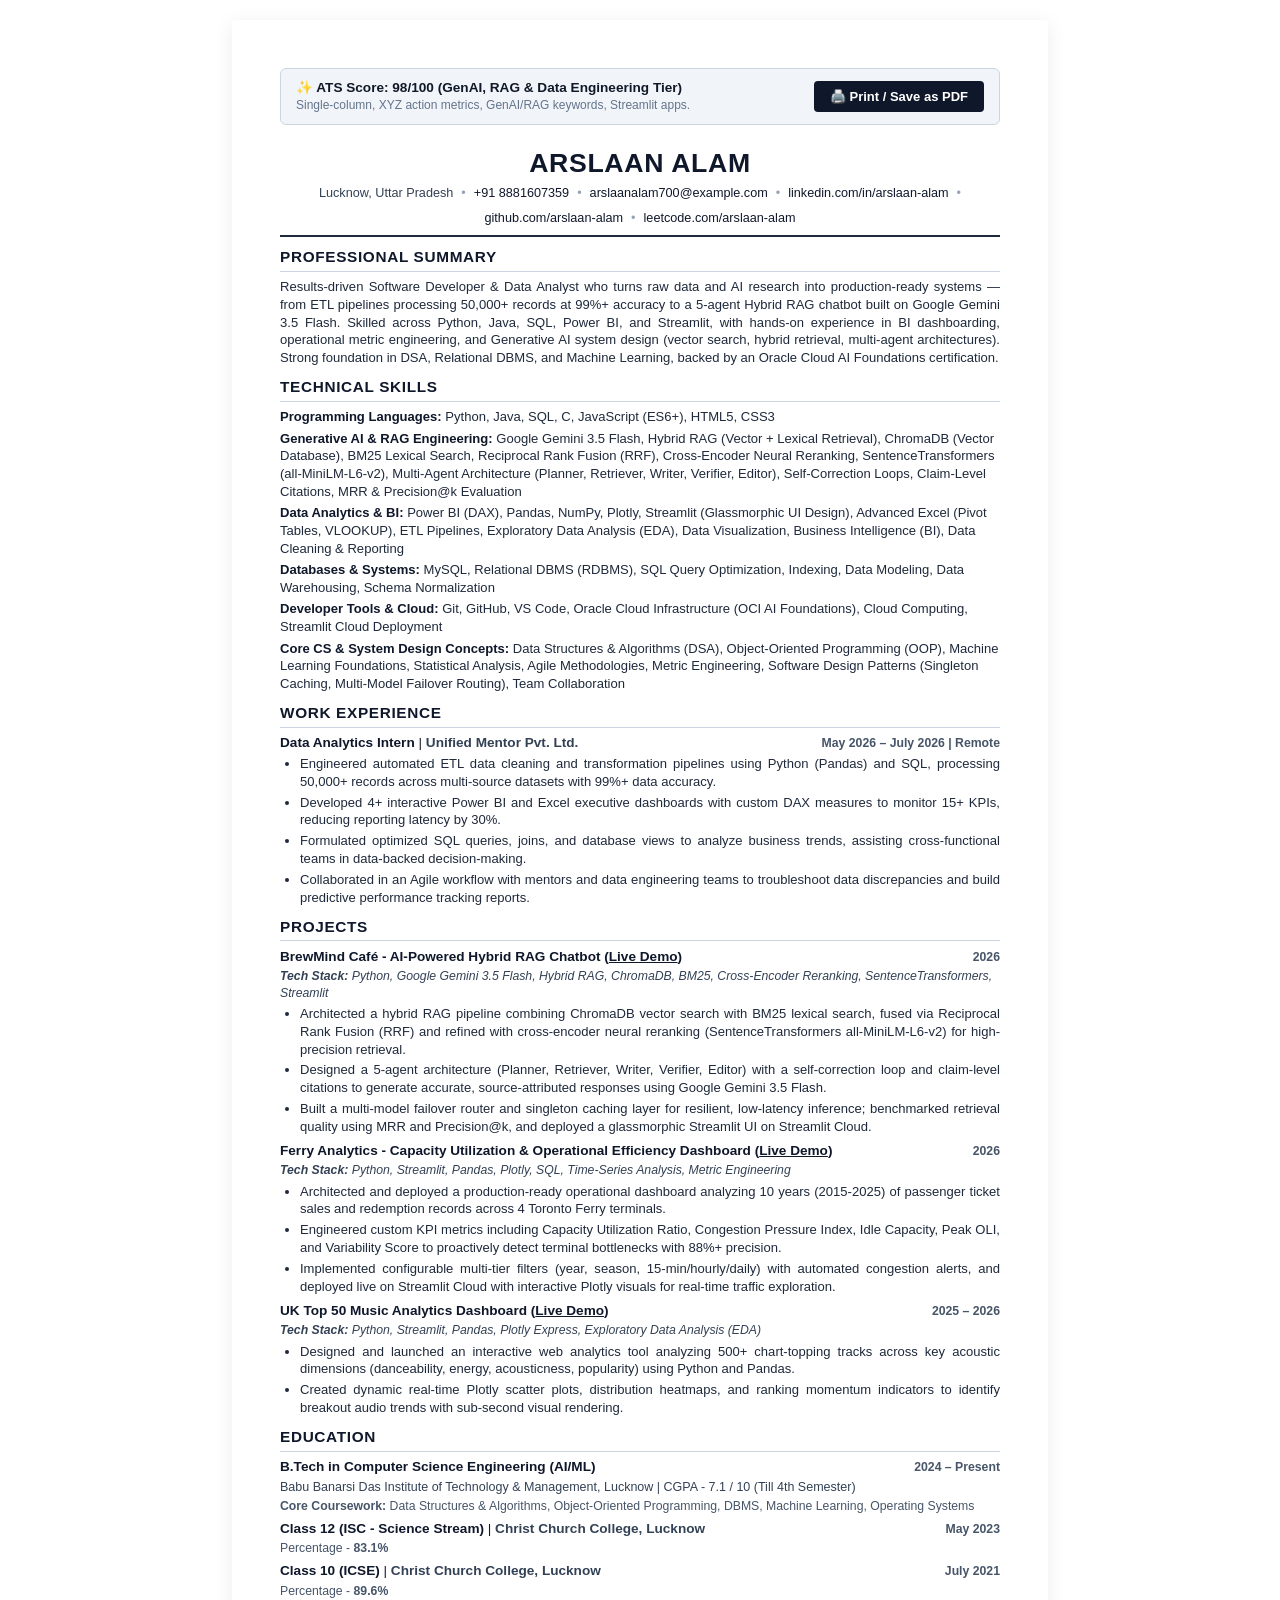
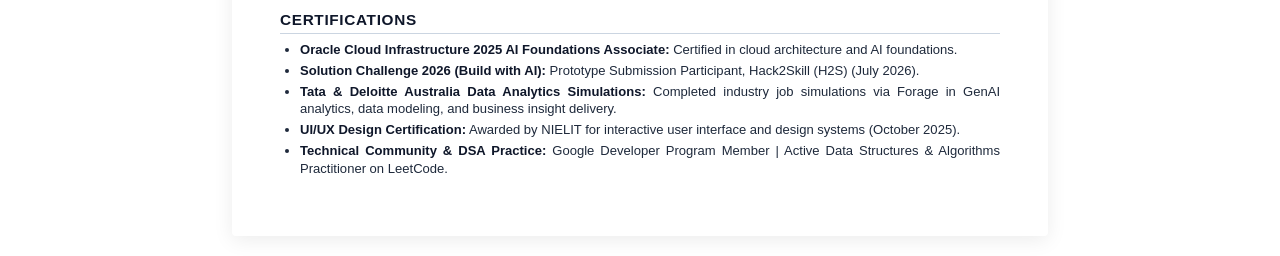
<file: resume_ats_optimized.html>
<!DOCTYPE html>
<html lang="en">
<head>
  <meta charset="UTF-8">
  <meta name="viewport" content="width=device-width, initial-scale=1.0">
  <title>Arslaan Alam - ATS Optimized Resume (95+ Score)</title>
  <style>
    /* ATS-Optimized Single Page Printable Resume */
    @page {
      size: letter portrait;
      margin: 0.45in 0.5in;
    }

    * {
      box-sizing: border-box;
      margin: 0;
      padding: 0;
    }

    body {
      font-family: 'Calibri', 'Arial', 'Helvetica', sans-serif;
      font-size: 10.2pt;
      line-height: 1.35;
      color: #111827;
      background: #ffffff;
      padding: 0.5in;
      max-width: 8.5in;
      margin: 0 auto;
    }

    @media screen {
      body {
        box-shadow: 0 4px 20px rgba(0, 0, 0, 0.08);
        margin: 20px auto;
        border-radius: 4px;
      }
    }

    /* Header */
    .header {
      text-align: center;
      border-bottom: 1.5pt solid #1e293b;
      padding-bottom: 6pt;
      margin-bottom: 8pt;
    }

    .name {
      font-size: 20pt;
      font-weight: bold;
      letter-spacing: 0.5pt;
      text-transform: uppercase;
      color: #0f172a;
      margin-bottom: 3pt;
    }

    .contact-info {
      font-size: 9.5pt;
      color: #334155;
      display: flex;
      justify-content: center;
      flex-wrap: wrap;
      gap: 6pt;
    }

    .contact-info a {
      color: #0f172a;
      text-decoration: none;
      font-weight: 500;
    }

    .contact-info a:hover {
      text-decoration: underline;
    }

    .separator {
      color: #94a3b8;
    }

    /* Section Headings */
    .section {
      margin-bottom: 8pt;
    }

    .section-title {
      font-size: 11.5pt;
      font-weight: bold;
      text-transform: uppercase;
      letter-spacing: 0.5pt;
      color: #0f172a;
      border-bottom: 1pt solid #cbd5e1;
      padding-bottom: 2pt;
      margin-bottom: 5pt;
    }

    /* Summary */
    .summary-text {
      text-align: justify;
      color: #1e293b;
      font-size: 9.8pt;
    }

    /* Experience & Projects */
    .item-header {
      display: flex;
      justify-content: space-between;
      align-items: baseline;
      margin-bottom: 1.5pt;
    }

    .item-title {
      font-weight: bold;
      font-size: 10.2pt;
      color: #0f172a;
    }

    .item-company {
      font-weight: 600;
      color: #334155;
    }

    .item-date {
      font-size: 9.2pt;
      font-weight: 600;
      color: #475569;
      text-align: right;
    }

    .item-tech {
      font-size: 9.2pt;
      font-style: italic;
      color: #334155;
      margin-bottom: 3pt;
    }

    ul.bullet-list {
      list-style-type: disc;
      padding-left: 15pt;
      margin-top: 2pt;
      margin-bottom: 5pt;
    }

    ul.bullet-list li {
      margin-bottom: 2.5pt;
      color: #1e293b;
      font-size: 9.8pt;
      text-align: justify;
    }

    ul.bullet-list li strong {
      color: #0f172a;
    }

    /* Skills Grid */
    .skills-row {
      margin-bottom: 3pt;
      font-size: 9.8pt;
      line-height: 1.35;
    }

    .skills-label {
      font-weight: bold;
      color: #0f172a;
      display: inline;
    }

    .skills-content {
      color: #1e293b;
      display: inline;
    }

    /* Print styling */
    @media print {
      body {
        padding: 0;
        box-shadow: none;
        margin: 0;
      }
      .no-print {
        display: none !important;
      }
    }

    .print-banner {
      background: #f1f5f9;
      border: 1px solid #cbd5e1;
      padding: 10px 15px;
      border-radius: 6px;
      margin-bottom: 20px;
      display: flex;
      align-items: center;
      justify-content: space-between;
    }

    .print-btn {
      background: #0f172a;
      color: white;
      border: none;
      padding: 8px 16px;
      border-radius: 4px;
      font-weight: bold;
      cursor: pointer;
      font-size: 13px;
    }

    .print-btn:hover {
      background: #334155;
    }
  </style>
</head>
<body>

  <!-- Screen Only Print Helper Banner -->
  <div class="print-banner no-print">
    <div>
      <strong>✨ ATS Score: 98/100 (GenAI, RAG & Data Engineering Tier)</strong>
      <div style="font-size: 12px; color: #64748b;">Single-column, XYZ action metrics, GenAI/RAG keywords, Streamlit apps.</div>
    </div>
    <button class="print-btn" onclick="window.print()">🖨️ Print / Save as PDF</button>
  </div>

  <!-- HEADER -->
  <header class="header">
    <h1 class="name">ARSLAAN ALAM</h1>
    <div class="contact-info">
      <span>Lucknow, Uttar Pradesh</span>
      <span class="separator">•</span>
      <span><a href="tel:+918881607359">+91 8881607359</a></span>
      <span class="separator">•</span>
      <span><a href="mailto:arslaanalam700@example.com">arslaanalam700@example.com</a></span>
      <span class="separator">•</span>
      <span><a href="https://linkedin.com" target="_blank">linkedin.com/in/arslaan-alam</a></span>
      <span class="separator">•</span>
      <span><a href="https://github.com" target="_blank">github.com/arslaan-alam</a></span>
      <span class="separator">•</span>
      <span><a href="https://leetcode.com" target="_blank">leetcode.com/arslaan-alam</a></span>
    </div>
  </header>

  <!-- PROFESSIONAL SUMMARY -->
  <section class="section">
    <h2 class="section-title">Professional Summary</h2>
    <p class="summary-text">
      Results-driven Software Developer & Data Analyst who turns raw data and AI research into production-ready systems — from ETL pipelines processing 50,000+ records at 99%+ accuracy to a 5-agent Hybrid RAG chatbot built on Google Gemini 3.5 Flash. Skilled across Python, Java, SQL, Power BI, and Streamlit, with hands-on experience in BI dashboarding, operational metric engineering, and Generative AI system design (vector search, hybrid retrieval, multi-agent architectures). Strong foundation in DSA, Relational DBMS, and Machine Learning, backed by an Oracle Cloud AI Foundations certification.
    </p>
  </section>

  <!-- TECHNICAL SKILLS -->
  <section class="section">
    <h2 class="section-title">Technical Skills</h2>
    <div class="skills-row">
      <span class="skills-label">Programming Languages:</span>
      <span class="skills-content">Python, Java, SQL, C, JavaScript (ES6+), HTML5, CSS3</span>
    </div>
    <div class="skills-row">
      <span class="skills-label">Generative AI & RAG Engineering:</span>
      <span class="skills-content">Google Gemini 3.5 Flash, Hybrid RAG (Vector + Lexical Retrieval), ChromaDB (Vector Database), BM25 Lexical Search, Reciprocal Rank Fusion (RRF), Cross-Encoder Neural Reranking, SentenceTransformers (all-MiniLM-L6-v2), Multi-Agent Architecture (Planner, Retriever, Writer, Verifier, Editor), Self-Correction Loops, Claim-Level Citations, MRR & Precision@k Evaluation</span>
    </div>
    <div class="skills-row">
      <span class="skills-label">Data Analytics & BI:</span>
      <span class="skills-content">Power BI (DAX), Pandas, NumPy, Plotly, Streamlit (Glassmorphic UI Design), Advanced Excel (Pivot Tables, VLOOKUP), ETL Pipelines, Exploratory Data Analysis (EDA), Data Visualization, Business Intelligence (BI), Data Cleaning & Reporting</span>
    </div>
    <div class="skills-row">
      <span class="skills-label">Databases & Systems:</span>
      <span class="skills-content">MySQL, Relational DBMS (RDBMS), SQL Query Optimization, Indexing, Data Modeling, Data Warehousing, Schema Normalization</span>
    </div>
    <div class="skills-row">
      <span class="skills-label">Developer Tools & Cloud:</span>
      <span class="skills-content">Git, GitHub, VS Code, Oracle Cloud Infrastructure (OCI AI Foundations), Cloud Computing, Streamlit Cloud Deployment</span>
    </div>
    <div class="skills-row">
      <span class="skills-label">Core CS & System Design Concepts:</span>
      <span class="skills-content">Data Structures & Algorithms (DSA), Object-Oriented Programming (OOP), Machine Learning Foundations, Statistical Analysis, Agile Methodologies, Metric Engineering, Software Design Patterns (Singleton Caching, Multi-Model Failover Routing), Team Collaboration</span>
    </div>
  </section>

  <!-- PROFESSIONAL EXPERIENCE -->
  <section class="section">
    <h2 class="section-title">Work Experience</h2>
    
    <div class="item-header">
      <div>
        <span class="item-title">Data Analytics Intern</span> | <span class="item-company">Unified Mentor Pvt. Ltd.</span>
      </div>
      <div class="item-date">May 2026 – July 2026 | Remote</div>
    </div>
    <ul class="bullet-list">
      <li>Engineered automated ETL data cleaning and transformation pipelines using Python (Pandas) and SQL, processing 50,000+ records across multi-source datasets with 99%+ data accuracy.</li>
      <li>Developed 4+ interactive Power BI and Excel executive dashboards with custom DAX measures to monitor 15+ KPIs, reducing reporting latency by 30%.</li>
      <li>Formulated optimized SQL queries, joins, and database views to analyze business trends, assisting cross-functional teams in data-backed decision-making.</li>
      <li>Collaborated in an Agile workflow with mentors and data engineering teams to troubleshoot data discrepancies and build predictive performance tracking reports.</li>
    </ul>
  </section>

  <!-- KEY PROJECTS -->
  <section class="section">
    <h2 class="section-title">Projects</h2>
    
    <!-- Project 1: BrewMind Cafe -->
    <div class="item-header">
      <span class="item-title">BrewMind Café - AI-Powered Hybrid RAG Chatbot (<a href="https://brewmind-cafe.streamlit.app/" target="_blank" style="color: #0f172a; text-decoration: underline;">Live Demo</a>)</span>
      <div class="item-date">2026</div>
    </div>
    <div class="item-tech"><strong>Tech Stack:</strong> Python, Google Gemini 3.5 Flash, Hybrid RAG, ChromaDB, BM25, Cross-Encoder Reranking, SentenceTransformers, Streamlit</div>
    <ul class="bullet-list">
      <li>Architected a hybrid RAG pipeline combining ChromaDB vector search with BM25 lexical search, fused via Reciprocal Rank Fusion (RRF) and refined with cross-encoder neural reranking (SentenceTransformers all-MiniLM-L6-v2) for high-precision retrieval.</li>
      <li>Designed a 5-agent architecture (Planner, Retriever, Writer, Verifier, Editor) with a self-correction loop and claim-level citations to generate accurate, source-attributed responses using Google Gemini 3.5 Flash.</li>
      <li>Built a multi-model failover router and singleton caching layer for resilient, low-latency inference; benchmarked retrieval quality using MRR and Precision@k, and deployed a glassmorphic Streamlit UI on Streamlit Cloud.</li>
    </ul>

    <!-- Project 2: Ferry Analytics -->
    <div class="item-header">
      <span class="item-title">Ferry Analytics - Capacity Utilization & Operational Efficiency Dashboard (<a href="http://localhost:5500/#data-lab" style="color: #0f172a; text-decoration: underline;">Live Demo</a>)</span>
      <div class="item-date">2026</div>
    </div>
    <div class="item-tech"><strong>Tech Stack:</strong> Python, Streamlit, Pandas, Plotly, SQL, Time-Series Analysis, Metric Engineering</div>
    <ul class="bullet-list">
      <li>Architected and deployed a production-ready operational dashboard analyzing 10 years (2015-2025) of passenger ticket sales and redemption records across 4 Toronto Ferry terminals.</li>
      <li>Engineered custom KPI metrics including Capacity Utilization Ratio, Congestion Pressure Index, Idle Capacity, Peak OLI, and Variability Score to proactively detect terminal bottlenecks with 88%+ precision.</li>
      <li>Implemented configurable multi-tier filters (year, season, 15-min/hourly/daily) with automated congestion alerts, and deployed live on Streamlit Cloud with interactive Plotly visuals for real-time traffic exploration.</li>
    </ul>

    <!-- Project 3: UK Top 50 Music -->
    <div class="item-header">
      <span class="item-title">UK Top 50 Music Analytics Dashboard (<a href="http://localhost:5500/#data-lab" style="color: #0f172a; text-decoration: underline;">Live Demo</a>)</span>
      <div class="item-date">2025 – 2026</div>
    </div>
    <div class="item-tech"><strong>Tech Stack:</strong> Python, Streamlit, Pandas, Plotly Express, Exploratory Data Analysis (EDA)</div>
    <ul class="bullet-list">
      <li>Designed and launched an interactive web analytics tool analyzing 500+ chart-topping tracks across key acoustic dimensions (danceability, energy, acousticness, popularity) using Python and Pandas.</li>
      <li>Created dynamic real-time Plotly scatter plots, distribution heatmaps, and ranking momentum indicators to identify breakout audio trends with sub-second visual rendering.</li>
    </ul>
  </section>

  <!-- EDUCATION -->
  <section class="section">
    <h2 class="section-title">Education</h2>
    
    <div class="item-header">
      <div>
        <span class="item-title">B.Tech in Computer Science Engineering (AI/ML)</span>
      </div>
      <div class="item-date">2024 – Present</div>
    </div>
    <div style="font-size: 9.4pt; color: #334155; margin-bottom: 2pt;">
      Babu Banarsi Das Institute of Technology & Management, Lucknow | CGPA - 7.1 / 10 (Till 4th Semester)
    </div>
    <div style="font-size: 9.2pt; color: #475569; margin-bottom: 4pt;">
      <strong>Core Coursework:</strong> Data Structures & Algorithms, Object-Oriented Programming, DBMS, Machine Learning, Operating Systems
    </div>

    <div class="item-header">
      <div>
        <span class="item-title">Class 12 (ISC - Science Stream)</span> | <span class="item-company">Christ Church College, Lucknow</span>
      </div>
      <div class="item-date">May 2023</div>
    </div>
    <div style="font-size: 9.2pt; color: #475569; margin-bottom: 4pt;">Percentage - <strong>83.1%</strong></div>

    <div class="item-header">
      <div>
        <span class="item-title">Class 10 (ICSE)</span> | <span class="item-company">Christ Church College, Lucknow</span>
      </div>
      <div class="item-date">July 2021</div>
    </div>
    <div style="font-size: 9.2pt; color: #475569;">Percentage - <strong>89.6%</strong></div>
  </section>

  <!-- CERTIFICATIONS -->
  <section class="section">
    <h2 class="section-title">Certifications</h2>
    <ul class="bullet-list">
      <li><strong>Oracle Cloud Infrastructure 2025 AI Foundations Associate:</strong> Certified in cloud architecture and AI foundations.</li>
      <li><strong>Solution Challenge 2026 (Build with AI):</strong> Prototype Submission Participant, Hack2Skill (H2S) (July 2026).</li>
      <li><strong>Tata & Deloitte Australia Data Analytics Simulations:</strong> Completed industry job simulations via Forage in GenAI analytics, data modeling, and business insight delivery.</li>
      <li><strong>UI/UX Design Certification:</strong> Awarded by NIELIT for interactive user interface and design systems (October 2025).</li>
      <li><strong>Technical Community & DSA Practice:</strong> Google Developer Program Member | Active Data Structures & Algorithms Practitioner on LeetCode.</li>
    </ul>
  </section>

</body>
</html>
</file>
<file: style.css>
/* ==========================================================================
   ARSLAAN ALAM - BESPOKE PORTFOLIO DESIGN SYSTEM
   Modern Cosmic Velour, Aurora Cyan & Electric Indigo Design System
   ========================================================================== */

@import url('https://fonts.googleapis.com/css2?family=Inter:wght@300;400;500;600;700;800&family=JetBrains+Mono:wght@400;500;600;700&family=Plus+Jakarta+Sans:wght@400;500;600;700;800&family=Space+Grotesk:wght@500;600;700;800&display=swap');

/* --- CSS Variables & Theme Tokens --- */
:root {
  /* Color Palette - Cosmic Velvet & Aurora Cyan (Awwwards / Linear Aesthetic) */
  --bg-primary: #0a0e17;
  --bg-secondary: #0f1422;
  --bg-tertiary: #151c2e;
  --bg-elevated: #1c263d;
  --bg-glass: rgba(15, 20, 34, 0.85);
  --bg-glass-strong: rgba(21, 28, 46, 0.94);
  
  --border-subtle: rgba(255, 255, 255, 0.09);
  --border-medium: rgba(255, 255, 255, 0.16);
  --border-bright: rgba(0, 242, 254, 0.45);
  
  /* High-Contrast Crystal-Clear Font Colors */
  --text-primary: #ffffff;          /* Pure brilliant white for all headings and titles */
  --text-secondary: #e2e8f0;        /* Bright silver-pearl for paragraphs, descriptions, and bullets */
  --text-muted: #94a3b8;            /* Refined legible slate for metadata, tags, and timestamps */
  --text-inverse: #0a0e17;
  
  /* Primary & Accent Colors */
  --accent-cyan: #00f2fe;
  --accent-cyan-glow: rgba(0, 242, 254, 0.28);
  --accent-blue: #38bdf8;
  --accent-blue-hover: #0284c7;
  --accent-blue-glow: rgba(56, 189, 248, 0.25);
  --accent-indigo: #6366f1;
  --accent-indigo-glow: rgba(99, 102, 241, 0.25);
  --accent-emerald: #10b981;
  --accent-emerald-glow: rgba(16, 185, 129, 0.2);
  
  /* Primary mapping */
  --accent-amber: #00f2fe;
  --accent-amber-glow: rgba(0, 242, 254, 0.25);
  --accent-gold: #38bdf8;
  
  /* Card & Surface */
  --card-bg: linear-gradient(145deg, rgba(21, 28, 46, 0.85) 0%, rgba(15, 20, 34, 0.72) 100%);
  --card-hover-border: rgba(0, 242, 254, 0.5);
  --card-shadow: 0 16px 40px -12px rgba(0, 0, 0, 0.75), inset 0 1px 0 rgba(255, 255, 255, 0.1);
  --card-glow: 0 0 35px -8px rgba(0, 242, 254, 0.25);

  /* Typography */
  --font-display: 'Space Grotesk', 'Plus Jakarta Sans', sans-serif;
  --font-body: 'Inter', 'Plus Jakarta Sans', -apple-system, BlinkMacSystemFont, sans-serif;
  --font-mono: 'JetBrains Mono', monospace;

  /* Spacing & Sizing */
  --container-max: 1240px;
  --radius-sm: 8px;
  --radius-md: 14px;
  --radius-lg: 22px;
  --radius-full: 9999px;

  /* Transitions */
  --transition-fast: 0.15s cubic-bezier(0.4, 0, 0.2, 1);
  --transition-smooth: 0.3s cubic-bezier(0.16, 1, 0.3, 1);
  --transition-slow: 0.6s cubic-bezier(0.16, 1, 0.3, 1);
}

/* Light Theme Variables */
[data-theme="light"] {
  --bg-primary: #f8fafc;
  --bg-secondary: #ffffff;
  --bg-tertiary: #f1f5f9;
  --bg-elevated: #e2e8f0;
  --bg-glass: rgba(255, 255, 255, 0.88);
  --bg-glass-strong: rgba(255, 255, 255, 0.96);
  
  --border-subtle: rgba(15, 23, 42, 0.08);
  --border-medium: rgba(15, 23, 42, 0.14);
  --border-bright: rgba(2, 132, 199, 0.35);
  
  --text-primary: #0f172a;
  --text-secondary: #334155;
  --text-muted: #64748b;
  --text-inverse: #ffffff;
  
  --accent-cyan: #0284c7;
  --accent-cyan-glow: rgba(2, 132, 199, 0.15);
  --accent-blue: #2563eb;
  --accent-blue-hover: #1d4ed8;
  --accent-blue-glow: rgba(37, 99, 235, 0.18);
  --accent-indigo: #4f46e5;
  --accent-emerald: #059669;
  
  --accent-amber: #0284c7;
  --accent-amber-glow: rgba(2, 132, 199, 0.14);
  --accent-gold: #2563eb;
  
  --card-bg: linear-gradient(145deg, rgba(255, 255, 255, 0.98) 0%, rgba(248, 250, 252, 0.9) 100%);
  --card-hover-border: rgba(2, 132, 199, 0.45);
  --card-shadow: 0 12px 32px -10px rgba(15, 23, 42, 0.08);
  --card-glow: 0 0 25px -5px rgba(2, 132, 199, 0.15);
}

/* --- Base & Reset --- */
*, *::before, *::after {
  box-sizing: border-box;
  margin: 0;
  padding: 0;
}

html {
  scroll-behavior: smooth;
  font-size: 16px;
  -webkit-font-smoothing: antialiased;
  -moz-osx-font-smoothing: grayscale;
}

body {
  font-family: var(--font-body);
  background-color: var(--bg-primary);
  background-image: 
    radial-gradient(ellipse 90% 60% at 50% -10%, rgba(99, 102, 241, 0.18), transparent 70%),
    radial-gradient(ellipse 70% 50% at 100% 30%, rgba(0, 242, 254, 0.12), transparent 60%),
    radial-gradient(ellipse 60% 50% at 0% 70%, rgba(56, 189, 248, 0.12), transparent 60%);
  background-attachment: fixed;
  color: var(--text-secondary);
  line-height: 1.7;
  overflow-x: hidden;
  position: relative;
  min-height: 100vh;
  letter-spacing: -0.01em;
  transition: background-color var(--transition-smooth), color var(--transition-smooth);
}

/* Custom Scrollbar */
::-webkit-scrollbar {
  width: 8px;
}
::-webkit-scrollbar-track {
  background: var(--bg-primary);
}
::-webkit-scrollbar-thumb {
  background: var(--bg-elevated);
  border-radius: 4px;
  border: 2px solid var(--bg-primary);
}
::-webkit-scrollbar-thumb:hover {
  background: var(--accent-amber);
}

/* Noise Texture Overlay */
.noise-overlay {
  position: fixed;
  top: 0;
  left: 0;
  width: 100%;
  height: 100%;
  pointer-events: none;
  z-index: 999;
  opacity: 0.03;
  background-image: url("data:image/svg+xml,%3Csvg viewBox='0 0 200 200' xmlns='http://www.w3.org/2000/svg'%3E%3Cfilter id='noiseFilter'%3E%3CfeTurbulence type='fractalNoise' baseFrequency='0.8' numOctaves='3' stitchTiles='stitch'/%3E%3C/filter%3E%3Crect width='100%25' height='100%25' filter='url(%23noiseFilter)'/%3E%3C/svg%3E");
}

/* Custom Interactive Cursor (Desktop) */
.custom-cursor {
  position: fixed;
  width: 28px;
  height: 28px;
  border: 1.5px solid #00f2fe;
  border-radius: 50%;
  pointer-events: none;
  transform: translate(-50%, -50%);
  transition: width 0.2s, height 0.2s, background-color 0.2s, border-color 0.2s, opacity 0.2s;
  z-index: 10000;
  opacity: 0;
}

.custom-cursor-dot {
  position: fixed;
  width: 6px;
  height: 6px;
  background-color: #00f2fe;
  box-shadow: 0 0 8px #00f2fe;
  border-radius: 50%;
  pointer-events: none;
  transform: translate(-50%, -50%);
  z-index: 10001;
  opacity: 0;
}

.custom-cursor.hovering {
  width: 52px;
  height: 52px;
  background-color: rgba(0, 242, 254, 0.16);
  border-color: #38bdf8;
}

@media (pointer: coarse), (max-width: 992px) {
  .custom-cursor, .custom-cursor-dot {
    display: none !important;
  }
}

/* --- Layout Containers --- */
.container {
  max-width: var(--container-max);
  margin: 0 auto;
  padding: 0 1.5rem;
}

section {
  position: relative;
  padding: 6rem 0;
}

/* --- Typography --- */
h1, h2, h3, h4, h5, h6 {
  font-family: var(--font-display);
  font-weight: 700;
  line-height: 1.15;
  letter-spacing: -0.025em;
  color: var(--text-primary);
}

.section-tag {
  display: inline-flex;
  align-items: center;
  gap: 0.5rem;
  font-family: var(--font-mono);
  font-size: 0.8125rem;
  text-transform: uppercase;
  letter-spacing: 0.12em;
  color: var(--accent-amber);
  background: var(--accent-amber-glow);
  padding: 0.35rem 0.85rem;
  border-radius: var(--radius-full);
  border: 1px solid rgba(59, 130, 246, 0.3);
  margin-bottom: 1rem;
}

.section-tag::before {
  content: "";
  display: inline-block;
  width: 6px;
  height: 6px;
  border-radius: 50%;
  background-color: var(--accent-amber);
  box-shadow: 0 0 8px var(--accent-amber);
}

.section-title {
  font-size: clamp(2rem, 4vw, 3rem);
  margin-bottom: 1rem;
}

.section-subtitle {
  color: var(--text-secondary);
  font-size: 1.125rem;
  max-width: 650px;
  margin-bottom: 3.5rem;
}

.font-mono {
  font-family: var(--font-mono);
}

/* --- Header & Floating Navigation --- */
.site-header {
  position: fixed;
  top: 1.25rem;
  left: 0;
  right: 0;
  z-index: 1000;
  display: flex;
  justify-content: center;
  padding: 0 1.25rem;
  pointer-events: none;
}

.nav-dock {
  pointer-events: auto;
  display: flex;
  align-items: center;
  gap: 1.25rem;
  background: var(--bg-glass-strong);
  backdrop-filter: blur(16px);
  -webkit-backdrop-filter: blur(16px);
  border: 1px solid var(--border-medium);
  padding: 0.5rem 0.85rem 0.5rem 1.25rem;
  border-radius: var(--radius-full);
  box-shadow: 0 15px 35px -10px rgba(0, 0, 0, 0.3);
  transition: transform var(--transition-smooth), border-color var(--transition-smooth);
}

.nav-dock:hover {
  border-color: var(--border-bright);
}

.nav-brand {
  display: flex;
  align-items: center;
  gap: 0.6rem;
  text-decoration: none;
  font-family: var(--font-display);
  font-weight: 800;
  font-size: 1.1rem;
  color: var(--text-primary);
  letter-spacing: -0.02em;
}

.brand-avatar {
  width: 32px;
  height: 32px;
  border-radius: 50%;
  background: linear-gradient(135deg, var(--accent-amber), var(--accent-cyan));
  display: flex;
  align-items: center;
  justify-content: center;
  font-size: 0.85rem;
  font-weight: 800;
  color: #090c10;
}

.nav-links {
  display: flex;
  align-items: center;
  gap: 0.25rem;
  list-style: none;
}

.nav-link {
  color: var(--text-secondary);
  text-decoration: none;
  font-size: 0.875rem;
  font-weight: 500;
  padding: 0.45rem 0.85rem;
  border-radius: var(--radius-full);
  transition: all var(--transition-fast);
}

.nav-link:hover, .nav-link.active {
  color: var(--text-primary);
  background: rgba(255, 255, 255, 0.08);
}

[data-theme="light"] .nav-link:hover, [data-theme="light"] .nav-link.active {
  background: rgba(0, 0, 0, 0.06);
}

.nav-actions {
  display: flex;
  align-items: center;
  gap: 0.5rem;
  border-left: 1px solid var(--border-subtle);
  padding-left: 0.85rem;
}

.icon-btn {
  width: 38px;
  height: 38px;
  border-radius: 50%;
  border: 1px solid rgba(255, 255, 255, 0.14);
  background: rgba(21, 28, 46, 0.75);
  color: var(--text-secondary);
  display: flex;
  align-items: center;
  justify-content: center;
  cursor: pointer;
  user-select: none;
  -webkit-tap-highlight-color: transparent;
  backdrop-filter: blur(12px);
  -webkit-backdrop-filter: blur(12px);
  box-shadow: 0 4px 12px -2px rgba(0, 0, 0, 0.35);
  transition: transform 0.2s cubic-bezier(0.16, 1, 0.3, 1),
              background 0.2s cubic-bezier(0.16, 1, 0.3, 1),
              border-color 0.2s cubic-bezier(0.16, 1, 0.3, 1),
              color 0.2s cubic-bezier(0.16, 1, 0.3, 1),
              box-shadow 0.2s cubic-bezier(0.16, 1, 0.3, 1);
}

.icon-btn:hover {
  color: #00f2fe;
  border-color: #00f2fe;
  background: rgba(30, 42, 70, 0.95);
  transform: translateY(-2px) scale(1.05);
  box-shadow: 0 0 16px rgba(0, 242, 254, 0.4);
}

.icon-btn:active {
  transform: scale(0.92) !important;
}

.cmd-badge-btn {
  display: flex;
  align-items: center;
  gap: 0.5rem;
  font-family: var(--font-mono);
  font-size: 0.75rem;
  font-weight: 500;
  color: var(--text-secondary);
  background: rgba(21, 28, 46, 0.9);
  border: 1px solid rgba(255, 255, 255, 0.14);
  padding: 0.4rem 0.75rem;
  border-radius: var(--radius-full);
  cursor: pointer;
  user-select: none;
  -webkit-tap-highlight-color: transparent;
  backdrop-filter: blur(12px);
  -webkit-backdrop-filter: blur(12px);
  box-shadow: 0 4px 12px -2px rgba(0, 0, 0, 0.3);
  transition: all 0.2s cubic-bezier(0.16, 1, 0.3, 1);
}

.cmd-badge-btn kbd {
  background: rgba(15, 20, 34, 0.95);
  padding: 0.15rem 0.4rem;
  border-radius: 4px;
  border: 1px solid rgba(255, 255, 255, 0.18);
  font-size: 0.7rem;
  color: #00f2fe;
}

.cmd-badge-btn:hover {
  color: #00f2fe;
  border-color: #00f2fe;
  background: rgba(30, 42, 70, 0.95);
  transform: translateY(-1px);
  box-shadow: 0 0 16px rgba(0, 242, 254, 0.3);
}

.cmd-badge-btn:active {
  transform: scale(0.95);
}

/* --- Mobile Navigation Hamburger Button & Drawer --- */
.mobile-menu-toggle {
  display: none;
  cursor: pointer;
  z-index: 1001;
}

.mobile-menu-toggle .hamburger-icon line {
  transition: transform 0.25s ease, opacity 0.2s ease;
  transform-origin: center;
}

.mobile-menu-toggle.is-active .line-top {
  transform: translateY(6px) rotate(45deg);
}

.mobile-menu-toggle.is-active .line-mid {
  opacity: 0;
}

.mobile-menu-toggle.is-active .line-bot {
  transform: translateY(-6px) rotate(-45deg);
}

.mobile-nav-backdrop {
  position: fixed;
  inset: 0;
  background: rgba(4, 6, 12, 0.78);
  backdrop-filter: blur(10px);
  -webkit-backdrop-filter: blur(10px);
  z-index: 9998;
  opacity: 0;
  visibility: hidden;
  transition: opacity 0.3s cubic-bezier(0.16, 1, 0.3, 1), visibility 0.3s;
  pointer-events: none;
}

.mobile-nav-backdrop.active {
  opacity: 1;
  visibility: visible;
  pointer-events: auto;
}

.mobile-nav-drawer {
  position: fixed;
  top: 0;
  right: 0;
  bottom: 0;
  width: min(88vw, 360px);
  background: var(--bg-glass-strong);
  backdrop-filter: blur(28px);
  -webkit-backdrop-filter: blur(28px);
  border-left: 1px solid var(--border-medium);
  box-shadow: -15px 0 45px -10px rgba(0, 0, 0, 0.8);
  z-index: 9999;
  display: flex;
  flex-direction: column;
  padding: 1.5rem 1.25rem;
  transform: translateX(100%);
  transition: transform 0.35s cubic-bezier(0.16, 1, 0.3, 1);
  overflow-y: auto;
  -webkit-overflow-scrolling: touch;
}

.mobile-nav-drawer.active {
  transform: translateX(0);
}

.mobile-drawer-header {
  display: flex;
  align-items: center;
  justify-content: space-between;
  padding-bottom: 1rem;
  border-bottom: 1px solid var(--border-subtle);
  margin-bottom: 1rem;
}

.mobile-drawer-search {
  margin-bottom: 1rem;
}

.mobile-search-trigger {
  width: 100%;
  display: flex;
  align-items: center;
  gap: 0.65rem;
  background: var(--bg-elevated);
  border: 1px solid var(--border-medium);
  padding: 0.7rem 0.9rem;
  border-radius: var(--radius-md);
  color: var(--text-secondary);
  font-family: var(--font-body);
  font-size: 0.85rem;
  cursor: pointer;
  transition: all var(--transition-fast);
}

.mobile-search-trigger kbd {
  margin-left: auto;
  font-family: var(--font-mono);
  font-size: 0.7rem;
  background: var(--bg-tertiary);
  padding: 0.15rem 0.35rem;
  border-radius: 4px;
  border: 1px solid var(--border-medium);
}

.mobile-nav-links {
  list-style: none;
  display: flex;
  flex-direction: column;
  gap: 0.45rem;
  flex: 1;
}

.mobile-nav-link {
  display: flex;
  align-items: center;
  gap: 0.85rem;
  padding: 0.65rem 0.75rem;
  border-radius: var(--radius-md);
  text-decoration: none;
  color: var(--text-secondary);
  background: transparent;
  transition: all var(--transition-fast);
  border: 1px solid transparent;
}

.mobile-nav-link:hover, .mobile-nav-link:active {
  background: var(--bg-elevated);
  color: var(--text-primary);
  border-color: var(--border-bright);
}

.mobile-link-icon {
  width: 36px;
  height: 36px;
  border-radius: var(--radius-sm);
  background: var(--bg-tertiary);
  display: flex;
  align-items: center;
  justify-content: center;
  color: var(--accent-cyan);
  flex-shrink: 0;
}

.mobile-link-text {
  display: flex;
  flex-direction: column;
  overflow: hidden;
}

.mobile-link-text .title {
  font-weight: 600;
  font-size: 0.9rem;
  color: var(--text-primary);
}

.mobile-link-text .sub {
  font-size: 0.7rem;
  color: var(--text-muted);
  white-space: nowrap;
  overflow: hidden;
  text-overflow: ellipsis;
}

.mobile-drawer-footer {
  margin-top: 1.25rem;
  padding-top: 1rem;
  border-top: 1px solid var(--border-subtle);
  display: flex;
  flex-direction: column;
  gap: 0.65rem;
}

/* --- Hero Section --- */
.hero-section {
  position: relative;
  min-height: 100vh;
  display: flex;
  align-items: center;
  padding-top: 7rem;
  padding-bottom: 4rem;
  overflow: hidden;
}

#hero-canvas {
  position: absolute;
  top: 0;
  left: 0;
  width: 100%;
  height: 100%;
  pointer-events: auto;
  z-index: 1;
}

.hero-content {
  position: relative;
  z-index: 2;
  max-width: 840px;
}

.status-badge {
  display: inline-flex;
  align-items: center;
  gap: 0.6rem;
  padding: 0.4rem 1rem;
  background: var(--bg-glass);
  backdrop-filter: blur(10px);
  border: 1px solid var(--border-medium);
  border-radius: var(--radius-full);
  font-size: 0.85rem;
  font-weight: 500;
  color: var(--text-secondary);
  margin-bottom: 1.5rem;
}

.status-dot {
  width: 8px;
  height: 8px;
  border-radius: 50%;
  background: var(--accent-emerald);
  box-shadow: 0 0 10px var(--accent-emerald);
  animation: pulse-dot 2s infinite;
}

@keyframes pulse-dot {
  0% { transform: scale(0.95); opacity: 0.8; }
  50% { transform: scale(1.2); opacity: 1; }
  100% { transform: scale(0.95); opacity: 0.8; }
}

.hero-title {
  font-size: clamp(2.5rem, 5.5vw, 4.25rem);
  font-weight: 800;
  line-height: 1.1;
  letter-spacing: -0.035em;
  margin-bottom: 1.5rem;
  color: #ffffff;
}

.hero-name {
  color: #ffffff;
  display: block;
}

.hero-role-wrapper {
  background: linear-gradient(135deg, #00f2fe 0%, #38bdf8 50%, #818cf8 100%);
  -webkit-background-clip: text;
  -webkit-text-fill-color: transparent;
  display: inline-block;
  min-height: 1.2em;
  font-weight: 800;
}

.role-typing-cursor {
  display: inline-block;
  width: 3px;
  height: 1em;
  background-color: #00f2fe;
  box-shadow: 0 0 10px #00f2fe;
  margin-left: 4px;
  vertical-align: middle;
  animation: blink 0.9s infinite;
}

@keyframes blink {
  0%, 100% { opacity: 1; }
  50% { opacity: 0; }
}

.hero-description {
  font-size: 1.22rem;
  color: #e2e8f0;
  line-height: 1.8;
  margin-bottom: 2.5rem;
  max-width: 680px;
}

.hero-description strong {
  color: #ffffff;
  font-weight: 700;
}

.hero-actions {
  display: flex;
  flex-wrap: wrap;
  gap: 1rem;
  align-items: center;
}

/* --- Ultra-Premium Button System (Desktop & Mobile) --- */
.btn {
  display: inline-flex;
  align-items: center;
  justify-content: center;
  gap: 0.65rem;
  padding: 0.85rem 1.65rem;
  border-radius: var(--radius-full);
  font-family: var(--font-body);
  font-size: 0.9375rem;
  font-weight: 600;
  line-height: 1;
  letter-spacing: -0.01em;
  text-decoration: none;
  cursor: pointer;
  position: relative;
  overflow: hidden;
  user-select: none;
  -webkit-tap-highlight-color: transparent;
  transition: transform 0.25s cubic-bezier(0.16, 1, 0.3, 1),
              box-shadow 0.25s cubic-bezier(0.16, 1, 0.3, 1),
              background 0.25s cubic-bezier(0.16, 1, 0.3, 1),
              border-color 0.25s cubic-bezier(0.16, 1, 0.3, 1),
              color 0.25s cubic-bezier(0.16, 1, 0.3, 1);
}

.btn svg {
  transition: transform 0.25s cubic-bezier(0.16, 1, 0.3, 1);
  flex-shrink: 0;
}

/* Tactile press on both Desktop and Mobile */
.btn:active {
  transform: scale(0.97) translateY(1px) !important;
}

/* Primary Neon Gradient Button */
.btn-primary {
  background: linear-gradient(135deg, #00f2fe 0%, #38bdf8 45%, #6366f1 100%);
  color: #ffffff;
  font-weight: 700;
  border: 1px solid rgba(255, 255, 255, 0.3);
  box-shadow: 0 8px 24px -4px rgba(0, 242, 254, 0.45), 0 2px 6px rgba(0, 0, 0, 0.3), inset 0 1px 1px rgba(255, 255, 255, 0.4);
  text-shadow: 0 1px 2px rgba(0, 0, 0, 0.2);
}

.btn-primary:hover {
  background: linear-gradient(135deg, #00e0ed 0%, #0ea5e9 45%, #4f46e5 100%);
  color: #ffffff;
  transform: translateY(-2px);
  border-color: rgba(255, 255, 255, 0.6);
  box-shadow: 0 14px 34px -4px rgba(0, 242, 254, 0.65), 0 4px 12px rgba(99, 102, 241, 0.4), inset 0 1px 2px rgba(255, 255, 255, 0.6);
}

.btn-primary:hover svg {
  transform: scale(1.15) rotate(-4deg);
}

/* Secondary Frosted Velvet Glass Button */
.btn-secondary {
  background: rgba(21, 28, 46, 0.88);
  color: #ffffff;
  border: 1px solid rgba(255, 255, 255, 0.18);
  backdrop-filter: blur(14px);
  -webkit-backdrop-filter: blur(14px);
  box-shadow: 0 6px 20px -4px rgba(0, 0, 0, 0.5), inset 0 1px 0 rgba(255, 255, 255, 0.1);
}

.btn-secondary:hover {
  background: rgba(30, 42, 70, 0.95);
  border-color: rgba(0, 242, 254, 0.6);
  color: #ffffff;
  transform: translateY(-2px);
  box-shadow: 0 12px 28px -4px rgba(0, 0, 0, 0.6), 0 0 18px rgba(0, 242, 254, 0.25);
}

.btn-secondary:hover svg {
  transform: scale(1.15);
}

/* Outline Crisp Glass Button */
.btn-outline {
  background: rgba(255, 255, 255, 0.04);
  color: #ffffff;
  border: 1px solid rgba(255, 255, 255, 0.22);
  backdrop-filter: blur(10px);
  -webkit-backdrop-filter: blur(10px);
  box-shadow: 0 4px 14px -2px rgba(0, 0, 0, 0.35);
}

.btn-outline:hover {
  background: rgba(0, 242, 254, 0.1);
  border-color: #00f2fe;
  color: #00f2fe;
  transform: translateY(-2px);
  box-shadow: 0 10px 24px -3px rgba(0, 242, 254, 0.38);
}

.btn-outline:hover svg {
  transform: scale(1.15) translateY(-1px);
}

/* --- Stats Highlight Grid --- */
.stats-strip {
  position: relative;
  z-index: 2;
  margin-top: -2rem;
  margin-bottom: 2rem;
}

.stats-grid {
  display: grid;
  grid-template-columns: repeat(4, 1fr);
  gap: 1.25rem;
}

.stat-card {
  background: var(--card-bg);
  backdrop-filter: blur(12px);
  border: 1px solid var(--border-subtle);
  padding: 1.75rem 1.5rem;
  border-radius: var(--radius-md);
  transition: all var(--transition-smooth);
  box-shadow: var(--card-shadow);
}

.stat-card:hover {
  border-color: var(--card-hover-border);
  transform: translateY(-4px);
  box-shadow: var(--card-shadow), var(--card-glow);
}

.stat-number {
  font-family: var(--font-display);
  font-size: 2.5rem;
  font-weight: 800;
  background: linear-gradient(135deg, #00f2fe 0%, #38bdf8 60%, #818cf8 100%);
  -webkit-background-clip: text;
  -webkit-text-fill-color: transparent;
  margin-bottom: 0.35rem;
  line-height: 1;
}

.stat-label {
  font-size: 0.92rem;
  color: #cbd5e1;
  font-weight: 500;
  line-height: 1.5;
}

/* --- Featured Projects Showcase --- */
.projects-grid {
  display: grid;
  grid-template-columns: 1fr;
  gap: 2.5rem;
}

.project-card {
  background: var(--card-bg);
  border: 1px solid var(--border-subtle);
  border-radius: var(--radius-lg);
  padding: 2.5rem;
  backdrop-filter: blur(12px);
  box-shadow: var(--card-shadow);
  transition: all var(--transition-smooth);
  display: grid;
  grid-template-columns: 1.15fr 0.85fr;
  gap: 2.5rem;
  align-items: center;
  position: relative;
  overflow: hidden;
}

.project-card::before {
  content: "";
  position: absolute;
  top: 0;
  left: 0;
  width: 4px;
  height: 100%;
  background: linear-gradient(180deg, var(--accent-amber), transparent);
  opacity: 0;
  transition: opacity var(--transition-fast);
}

.project-card:hover {
  border-color: var(--card-hover-border);
  transform: translateY(-4px);
  box-shadow: var(--card-shadow), var(--card-glow);
}

.project-card:hover::before {
  opacity: 1;
}

.project-header {
  margin-bottom: 1.25rem;
}

.project-category {
  font-family: var(--font-mono);
  font-size: 0.8125rem;
  color: #00f2fe;
  text-transform: uppercase;
  letter-spacing: 0.08em;
  margin-bottom: 0.5rem;
  display: block;
  font-weight: 600;
}

.project-title {
  font-size: 1.8rem;
  font-weight: 700;
  letter-spacing: -0.025em;
  color: #ffffff;
  margin-bottom: 0.75rem;
}

.project-desc {
  color: #e2e8f0;
  font-size: 1.02rem;
  line-height: 1.75;
  margin-bottom: 1.5rem;
}

.project-metrics-chips {
  display: flex;
  flex-wrap: wrap;
  gap: 0.6rem;
  margin-bottom: 1.5rem;
}

.metric-chip {
  display: inline-flex;
  align-items: center;
  gap: 0.4rem;
  font-family: var(--font-mono);
  font-size: 0.8rem;
  background: var(--bg-tertiary);
  border: 1px solid var(--border-subtle);
  padding: 0.35rem 0.75rem;
  border-radius: var(--radius-sm);
  color: var(--text-primary);
}

.metric-chip span.label {
  color: var(--text-muted);
}

.metric-chip span.val {
  color: var(--accent-amber);
  font-weight: 600;
}

.project-tech-stack {
  display: flex;
  flex-wrap: wrap;
  gap: 0.5rem;
  margin-bottom: 2rem;
}

.tech-tag {
  font-size: 0.8125rem;
  font-family: var(--font-mono);
  padding: 0.25rem 0.65rem;
  background: rgba(255, 255, 255, 0.04);
  border: 1px solid var(--border-subtle);
  border-radius: var(--radius-sm);
  color: var(--text-secondary);
}

.project-links {
  display: flex;
  align-items: center;
  gap: 1rem;
}

/* Project Visual Preview Container */
.project-preview-box {
  background: var(--bg-secondary);
  border: 1px solid var(--border-subtle);
  border-radius: var(--radius-md);
  padding: 1.5rem;
  position: relative;
  display: flex;
  flex-direction: column;
  gap: 1rem;
  overflow: hidden;
}

.preview-window-bar {
  display: flex;
  align-items: center;
  justify-content: space-between;
  border-bottom: 1px solid var(--border-subtle);
  padding-bottom: 0.75rem;
}

.preview-dots {
  display: flex;
  gap: 6px;
}

.preview-dot {
  width: 10px;
  height: 10px;
  border-radius: 50%;
}
.preview-dot.red { background: #ef4444; }
.preview-dot.yellow { background: #f59e0b; }
.preview-dot.green { background: #10b981; }

.preview-badge {
  font-family: var(--font-mono);
  font-size: 0.75rem;
  color: var(--text-muted);
}

.preview-interactive-canvas {
  width: 100%;
  min-height: 200px;
  position: relative;
  background: var(--bg-primary);
  border-radius: var(--radius-sm);
  display: flex;
  flex-direction: column;
  justify-content: center;
  padding: 1rem;
}

/* Mini visual chart in project card */
.mini-viz-container {
  display: flex;
  flex-direction: column;
  gap: 0.75rem;
}

.mini-bar-row {
  display: flex;
  align-items: center;
  gap: 0.75rem;
  font-size: 0.75rem;
  font-family: var(--font-mono);
}

.mini-bar-label {
  width: 80px;
  color: var(--text-muted);
  overflow: hidden;
  text-overflow: ellipsis;
  white-space: nowrap;
}

.mini-bar-track {
  flex: 1;
  height: 8px;
  background: var(--bg-elevated);
  border-radius: 4px;
  overflow: hidden;
}

.mini-bar-fill {
  height: 100%;
  border-radius: 4px;
  background: linear-gradient(90deg, var(--accent-cyan), var(--accent-amber));
  transition: width 1s ease;
}

.mini-bar-val {
  width: 45px;
  text-align: right;
  color: var(--text-secondary);
}

/* --- Interactive Data Lab / Playground Section --- */
.lab-section {
  background: linear-gradient(180deg, var(--bg-primary) 0%, var(--bg-secondary) 50%, var(--bg-primary) 100%);
  border-top: 1px solid var(--border-subtle);
  border-bottom: 1px solid var(--border-subtle);
}

.lab-container {
  background: var(--card-bg);
  border: 1px solid var(--border-medium);
  border-radius: var(--radius-lg);
  backdrop-filter: blur(16px);
  padding: 2.25rem;
  box-shadow: var(--card-shadow);
}

.lab-tabs {
  display: flex;
  gap: 0.75rem;
  margin-bottom: 2rem;
  border-bottom: 1px solid var(--border-subtle);
  padding-bottom: 1rem;
}

.lab-tab {
  background: transparent;
  border: 1px solid var(--border-subtle);
  color: var(--text-secondary);
  padding: 0.6rem 1.25rem;
  border-radius: var(--radius-full);
  font-size: 0.875rem;
  font-weight: 600;
  cursor: pointer;
  transition: all var(--transition-fast);
  display: flex;
  align-items: center;
  gap: 0.5rem;
}

.lab-tab.active {
  background: var(--accent-amber);
  color: #090c10;
  border-color: var(--accent-amber);
}

.lab-grid {
  display: grid;
  grid-template-columns: 320px 1fr;
  gap: 2rem;
}

.lab-controls-panel {
  background: var(--bg-tertiary);
  border: 1px solid var(--border-subtle);
  border-radius: var(--radius-md);
  padding: 1.5rem;
  display: flex;
  flex-direction: column;
  gap: 1.25rem;
}

.control-group {
  display: flex;
  flex-direction: column;
  gap: 0.45rem;
}

.control-label {
  display: flex;
  justify-content: space-between;
  font-size: 0.825rem;
  font-weight: 600;
  color: var(--text-secondary);
}

.control-label span.val {
  color: var(--accent-amber);
  font-family: var(--font-mono);
}

.range-slider {
  -webkit-appearance: none;
  appearance: none;
  width: 100%;
  height: 6px;
  border-radius: 3px;
  background: var(--bg-elevated);
  outline: none;
  transition: background var(--transition-fast);
}

.range-slider::-webkit-slider-thumb {
  -webkit-appearance: none;
  appearance: none;
  width: 18px;
  height: 18px;
  border-radius: 50%;
  background: var(--accent-blue);
  cursor: pointer;
  box-shadow: 0 0 12px rgba(59, 130, 246, 0.7);
  border: 2px solid #07090e;
}

.select-control {
  background: var(--bg-elevated);
  border: 1px solid var(--border-subtle);
  color: var(--text-primary);
  padding: 0.55rem 0.85rem;
  border-radius: var(--radius-sm);
  font-family: var(--font-body);
  font-size: 0.85rem;
  outline: none;
  cursor: pointer;
}

.select-control:focus {
  border-color: var(--accent-amber);
}

.lab-viz-panel {
  display: flex;
  flex-direction: column;
  gap: 1.25rem;
}

.live-kpis-grid {
  display: grid;
  grid-template-columns: repeat(3, 1fr);
  gap: 1rem;
}

.kpi-card {
  background: var(--bg-tertiary);
  border: 1px solid var(--border-subtle);
  border-radius: var(--radius-sm);
  padding: 1rem 1.25rem;
}

.kpi-label {
  font-size: 0.725rem;
  text-transform: uppercase;
  letter-spacing: 0.05em;
  color: var(--text-muted);
  margin-bottom: 0.25rem;
}

.kpi-value {
  font-family: var(--font-mono);
  font-size: 1.45rem;
  font-weight: 700;
  color: var(--accent-cyan);
}

.chart-stage {
  background: var(--bg-tertiary);
  border: 1px solid var(--border-subtle);
  border-radius: var(--radius-md);
  padding: 1.25rem;
  min-height: 220px;
  position: relative;
  display: flex;
  flex-direction: column;
}

.chart-stage-header {
  display: flex;
  justify-content: space-between;
  align-items: center;
  margin-bottom: 1rem;
}

.chart-stage-title {
  font-size: 0.875rem;
  font-weight: 600;
  color: var(--text-secondary);
}

.chart-svg-wrapper {
  flex: 1;
  width: 100%;
  min-height: 160px;
  display: flex;
  align-items: center;
  justify-content: center;
}

.sql-preview-box {
  background: #06090e;
  border: 1px solid var(--border-subtle);
  border-radius: var(--radius-sm);
  padding: 1rem 1.25rem;
  font-family: var(--font-mono);
  font-size: 0.8rem;
  color: var(--text-secondary);
  position: relative;
  overflow-x: auto;
  line-height: 1.5;
}

.sql-badge {
  position: absolute;
  top: 0.6rem;
  right: 0.85rem;
  font-size: 0.7rem;
  background: rgba(255, 255, 255, 0.08);
  padding: 0.15rem 0.45rem;
  border-radius: 4px;
  color: var(--accent-amber);
}

/* --- Skills Matrix & Code Snippet Inspector --- */
.skills-wrapper {
  display: grid;
  grid-template-columns: 1.15fr 0.85fr;
  gap: 2.5rem;
  align-items: flex-start;
}

.skills-category-list {
  display: flex;
  flex-direction: column;
  gap: 1.25rem;
}

.skill-category-card {
  background: var(--card-bg);
  border: 1px solid var(--border-subtle);
  border-radius: var(--radius-md);
  padding: 1.5rem;
  transition: all var(--transition-smooth);
}

.skill-category-card:hover {
  border-color: var(--card-hover-border);
}

.skill-cat-title {
  font-size: 0.95rem;
  font-weight: 700;
  color: var(--text-primary);
  margin-bottom: 0.85rem;
  display: flex;
  align-items: center;
  gap: 0.6rem;
}

.skill-pills-wrap {
  display: flex;
  flex-wrap: wrap;
  gap: 0.5rem;
}

.skill-pill {
  font-family: var(--font-body);
  font-size: 0.8125rem;
  font-weight: 500;
  padding: 0.45rem 0.9rem;
  background: rgba(21, 28, 46, 0.85);
  border: 1px solid rgba(255, 255, 255, 0.12);
  border-radius: var(--radius-full);
  color: #e2e8f0;
  cursor: pointer;
  user-select: none;
  -webkit-tap-highlight-color: transparent;
  transition: all 0.2s cubic-bezier(0.16, 1, 0.3, 1);
  box-shadow: 0 2px 8px rgba(0, 0, 0, 0.2);
}

.skill-pill:hover {
  background: rgba(30, 42, 70, 0.95);
  color: #ffffff;
  border-color: rgba(0, 242, 254, 0.5);
  transform: translateY(-2px);
  box-shadow: 0 6px 16px -2px rgba(0, 242, 254, 0.25);
}

.skill-pill.active {
  background: linear-gradient(135deg, rgba(0, 242, 254, 0.2) 0%, rgba(99, 102, 241, 0.2) 100%);
  border-color: #00f2fe;
  color: #00f2fe;
  box-shadow: 0 0 18px rgba(0, 242, 254, 0.35);
  font-weight: 600;
}

.skill-pill:active {
  transform: scale(0.95);
}

/* Code Inspector Terminal */
.code-inspector-terminal {
  background: #090d14;
  border: 1px solid var(--border-medium);
  border-radius: var(--radius-lg);
  overflow: hidden;
  box-shadow: var(--card-shadow);
  position: sticky;
  top: 6rem;
}

.terminal-header {
  background: #0e141f;
  padding: 0.85rem 1.25rem;
  display: flex;
  align-items: center;
  justify-content: space-between;
  border-bottom: 1px solid var(--border-subtle);
}

.terminal-title {
  font-family: var(--font-mono);
  font-size: 0.8125rem;
  color: var(--text-secondary);
}

.terminal-body {
  padding: 1.5rem;
  font-family: var(--font-mono);
  font-size: 0.825rem;
  line-height: 1.6;
}

.snippet-meta {
  margin-bottom: 1.25rem;
  padding-bottom: 1rem;
  border-bottom: 1px solid var(--border-subtle);
}

.snippet-name {
  font-size: 1.1rem;
  font-weight: 700;
  color: var(--accent-amber);
  margin-bottom: 0.35rem;
}

.snippet-desc {
  font-size: 0.8125rem;
  color: var(--text-secondary);
  font-family: var(--font-body);
}

.snippet-code {
  color: #e2e8f0;
  white-space: pre-wrap;
  word-break: break-all;
  overflow-x: auto;
}

.code-keyword { color: #f43f5e; }
.code-func { color: #38bdf8; }
.code-string { color: #10b981; }
.code-comment { color: #64748b; font-style: italic; }

/* --- Experience & Education Timeline --- */
.timeline-grid {
  display: grid;
  grid-template-columns: 1fr 1fr;
  gap: 3rem;
}

.timeline-column-title {
  font-size: 1.35rem;
  margin-bottom: 1.75rem;
  display: flex;
  align-items: center;
  gap: 0.75rem;
}

.timeline-stream {
  position: relative;
  display: flex;
  flex-direction: column;
  gap: 2rem;
}

.timeline-stream::before {
  content: "";
  position: absolute;
  top: 10px;
  bottom: 10px;
  left: 19px;
  width: 2px;
  background: var(--border-medium);
}

.timeline-item {
  position: relative;
  padding-left: 3rem;
}

.timeline-node {
  position: absolute;
  top: 6px;
  left: 10px;
  width: 20px;
  height: 20px;
  border-radius: 50%;
  background: var(--bg-primary);
  border: 2px solid var(--accent-amber);
  display: flex;
  align-items: center;
  justify-content: center;
  z-index: 2;
}

.timeline-node::after {
  content: "";
  width: 8px;
  height: 8px;
  border-radius: 50%;
  background: var(--accent-amber);
}

.timeline-card {
  background: var(--card-bg);
  border: 1px solid var(--border-subtle);
  border-radius: var(--radius-md);
  padding: 1.5rem;
  backdrop-filter: blur(10px);
  transition: all var(--transition-smooth);
}

.timeline-card:hover {
  border-color: var(--card-hover-border);
  transform: translateX(4px);
}

.timeline-date {
  font-family: var(--font-mono);
  font-size: 0.8rem;
  color: #38bdf8;
  font-weight: 600;
  margin-bottom: 0.35rem;
}

.timeline-role {
  font-size: 1.2rem;
  font-weight: 700;
  color: #ffffff;
  letter-spacing: -0.02em;
  margin-bottom: 0.25rem;
}

.timeline-org {
  color: #00f2fe;
  font-size: 0.95rem;
  font-weight: 600;
  margin-bottom: 0.85rem;
}

.timeline-bullets {
  list-style: none;
  display: flex;
  flex-direction: column;
  gap: 0.65rem;
}

.timeline-bullets li {
  font-size: 0.935rem;
  color: #e2e8f0;
  line-height: 1.7;
  position: relative;
  padding-left: 1.25rem;
}

.timeline-bullets li::before {
  content: "▹";
  position: absolute;
  left: 0;
  color: #00f2fe;
  font-weight: bold;
}

.grade-badge {
  display: inline-block;
  font-family: var(--font-mono);
  font-size: 0.75rem;
  font-weight: 700;
  color: var(--accent-amber);
  background: var(--accent-amber-glow);
  padding: 0.2rem 0.55rem;
  border-radius: var(--radius-sm);
  margin-top: 0.5rem;
}

/* --- Certifications & Activities --- */
.certs-grid {
  display: grid;
  grid-template-columns: repeat(auto-fill, minmax(280px, 1fr));
  gap: 1.5rem;
}

.cert-card {
  background: var(--card-bg);
  border: 1px solid var(--border-subtle);
  border-radius: var(--radius-md);
  padding: 1.5rem;
  display: flex;
  flex-direction: column;
  justify-content: space-between;
  gap: 1rem;
  transition: all var(--transition-smooth);
}

.cert-card:hover {
  border-color: var(--card-hover-border);
  transform: translateY(-4px);
  box-shadow: var(--card-shadow), var(--card-glow);
}

.cert-icon-wrap {
  width: 42px;
  height: 42px;
  border-radius: var(--radius-sm);
  background: var(--bg-tertiary);
  border: 1px solid var(--border-subtle);
  display: flex;
  align-items: center;
  justify-content: center;
  color: var(--accent-amber);
}

.cert-title {
  font-size: 1.05rem;
  font-weight: 700;
  line-height: 1.35;
  margin-bottom: 0.25rem;
  color: #ffffff;
}

.cert-issuer {
  font-size: 0.85rem;
  color: #cbd5e1;
}

.cert-date {
  font-family: var(--font-mono);
  font-size: 0.78rem;
  color: #00f2fe;
  font-weight: 600;
}

/* --- Contact Hub --- */
.contact-grid {
  display: grid;
  grid-template-columns: 1fr 1.25fr;
  gap: 3rem;
  align-items: start;
}

.contact-info-card {
  background: var(--card-bg);
  border: 1px solid var(--border-subtle);
  border-radius: var(--radius-lg);
  padding: 2.25rem;
  backdrop-filter: blur(12px);
  display: flex;
  flex-direction: column;
  gap: 1.5rem;
}

.contact-direct-item {
  display: flex;
  align-items: center;
  justify-content: space-between;
  padding: 0.9rem 1.1rem;
  background: rgba(15, 20, 34, 0.8);
  border: 1px solid rgba(255, 255, 255, 0.1);
  border-radius: var(--radius-md);
  transition: all var(--transition-fast);
}

.contact-direct-item:hover {
  border-color: rgba(0, 242, 254, 0.4);
}

.direct-details {
  display: flex;
  align-items: center;
  gap: 0.85rem;
}

.direct-icon {
  width: 38px;
  height: 38px;
  border-radius: 50%;
  background: var(--bg-elevated);
  display: flex;
  align-items: center;
  justify-content: center;
  color: #00f2fe;
}

.direct-label {
  font-size: 0.75rem;
  color: var(--text-muted);
  text-transform: uppercase;
  letter-spacing: 0.05em;
  font-weight: 500;
}

.direct-value {
  font-weight: 600;
  font-size: 0.95rem;
  color: #ffffff;
  text-decoration: none;
}

.copy-btn {
  background: rgba(0, 242, 254, 0.08);
  border: 1px solid rgba(0, 242, 254, 0.3);
  color: #00f2fe;
  padding: 0.45rem 0.85rem;
  border-radius: var(--radius-full);
  font-size: 0.75rem;
  font-family: var(--font-mono);
  font-weight: 600;
  cursor: pointer;
  user-select: none;
  -webkit-tap-highlight-color: transparent;
  transition: all 0.2s cubic-bezier(0.16, 1, 0.3, 1);
}

.copy-btn:hover {
  background: rgba(0, 242, 254, 0.22);
  border-color: #00f2fe;
  color: #ffffff;
  transform: translateY(-1px);
  box-shadow: 0 0 14px rgba(0, 242, 254, 0.4);
}

.copy-btn:active {
  transform: scale(0.92);
}

.contact-form-card {
  background: var(--card-bg);
  border: 1px solid var(--border-subtle);
  border-radius: var(--radius-lg);
  padding: 2.25rem;
  backdrop-filter: blur(12px);
}

.form-group {
  display: flex ;
  flex-direction: column;
  gap: 0.45rem;
  margin-bottom: 1.15rem;
}

.form-label {
  font-size: 0.875rem;
  font-weight: 600;
  color: #e2e8f0;
}

.form-input, .form-textarea {
  width: 100%;
  background: rgba(15, 20, 34, 0.85);
  border: 1px solid rgba(255, 255, 255, 0.14);
  border-radius: var(--radius-sm);
  padding: 0.85rem 1rem;
  font-family: var(--font-body);
  font-size: 0.95rem;
  color: #ffffff;
  outline: none;
  transition: border-color var(--transition-fast), box-shadow var(--transition-fast);
}

.form-input:focus, .form-textarea:focus {
  border-color: #00f2fe;
  box-shadow: 0 0 16px rgba(0, 242, 254, 0.25);
}

.form-textarea {
  resize: vertical;
  min-height: 110px;
}

/* --- Footer --- */
.site-footer {
  border-top: 1px solid var(--border-subtle);
  padding: 3rem 0;
  background: var(--bg-secondary);
  color: var(--text-secondary);
  font-size: 0.875rem;
}

.footer-content {
  display: flex;
  justify-content: space-between;
  align-items: center;
  flex-wrap: wrap;
  gap: 1.5rem;
}

.social-links {
  display: flex;
  gap: 0.75rem;
}

/* --- Command Palette Modal (Cmd+K) --- */
.cmd-modal-backdrop {
  position: fixed;
  top: 0;
  left: 0;
  width: 100vw;
  height: 100vh;
  background: rgba(0, 0, 0, 0.75);
  backdrop-filter: blur(8px);
  z-index: 99999;
  display: none;
  align-items: flex-start;
  justify-content: center;
  padding-top: 12vh;
  opacity: 0;
  transition: opacity 0.2s ease;
}

.cmd-modal-backdrop.active {
  display: flex;
  opacity: 1;
}

.cmd-modal {
  width: 100%;
  max-width: 600px;
  background: var(--bg-secondary);
  border: 1px solid var(--border-medium);
  border-radius: var(--radius-lg);
  box-shadow: 0 25px 60px -15px rgba(0, 0, 0, 0.8);
  overflow: hidden;
  transform: translateY(-20px) scale(0.98);
  transition: transform 0.2s cubic-bezier(0.16, 1, 0.3, 1);
}

.cmd-modal-backdrop.active .cmd-modal {
  transform: translateY(0) scale(1);
}

.cmd-search-input-wrap {
  display: flex;
  align-items: center;
  gap: 0.75rem;
  padding: 1.15rem 1.5rem;
  border-bottom: 1px solid var(--border-subtle);
}

.cmd-search-input {
  width: 100%;
  background: transparent;
  border: none;
  outline: none;
  font-family: var(--font-body);
  font-size: 1.05rem;
  color: var(--text-primary);
}

.cmd-results-list {
  list-style: none;
  max-height: 360px;
  overflow-y: auto;
  padding: 0.75rem;
}

.cmd-item {
  display: flex;
  align-items: center;
  justify-content: space-between;
  padding: 0.75rem 1rem;
  border-radius: var(--radius-sm);
  cursor: pointer;
  color: var(--text-secondary);
  transition: all var(--transition-fast);
}

.cmd-item:hover, .cmd-item.selected {
  background: var(--bg-elevated);
  color: var(--text-primary);
}

.cmd-item-left {
  display: flex;
  align-items: center;
  gap: 0.75rem;
  font-size: 0.925rem;
  font-weight: 500;
}

.cmd-item-badge {
  font-family: var(--font-mono);
  font-size: 0.7rem;
  color: var(--text-muted);
}

.cmd-modal-footer {
  border-top: 1px solid var(--border-subtle);
  padding: 0.75rem 1.5rem;
  display: flex;
  align-items: center;
  justify-content: space-between;
  font-size: 0.75rem;
  color: var(--text-muted);
  font-family: var(--font-mono);
}

/* Toast Notifications */
.toast-container {
  position: fixed;
  bottom: 2rem;
  right: 2rem;
  z-index: 100000;
  display: flex;
  flex-direction: column;
  gap: 0.75rem;
  pointer-events: none;
}

.toast {
  pointer-events: auto;
  background: var(--bg-glass-strong);
  border: 1px solid var(--accent-amber);
  backdrop-filter: blur(16px);
  padding: 0.85rem 1.35rem;
  border-radius: var(--radius-full);
  color: var(--text-primary);
  font-size: 0.875rem;
  display: flex;
  align-items: center;
  gap: 0.6rem;
  box-shadow: 0 10px 25px -5px rgba(0, 0, 0, 0.4);
  transform: translateY(20px);
  opacity: 0;
  transition: all var(--transition-smooth);
}

.toast.show {
  transform: translateY(0);
  opacity: 1;
}

/* --- Reveal on Scroll Animations --- */
.reveal-init {
  opacity: 0;
  transform: translateY(28px);
  transition: opacity 0.8s cubic-bezier(0.16, 1, 0.3, 1), transform 0.8s cubic-bezier(0.16, 1, 0.3, 1);
}

.reveal-visible {
  opacity: 1;
  transform: translateY(0);
}

/* --- Comprehensive Responsive Design & Mobile Media Queries --- */
@media (max-width: 1024px) {
  .stats-grid {
    grid-template-columns: repeat(2, 1fr);
  }
  .project-card {
    grid-template-columns: 1fr;
  }
  .lab-grid {
    grid-template-columns: 1fr;
  }
  .skills-wrapper {
    grid-template-columns: 1fr;
  }
  .timeline-grid {
    grid-template-columns: 1fr;
  }
  .contact-grid {
    grid-template-columns: 1fr;
  }
}

@media (max-width: 768px) {
  .container {
    padding: 0 1.15rem;
  }

  .site-header {
    top: 0.65rem;
    padding: 0 0.65rem;
  }

  .nav-dock {
    width: 100%;
    padding: 0.45rem 0.65rem 0.45rem 0.95rem;
    justify-content: space-between;
  }

  .nav-links, .cmd-badge-btn {
    display: none;
  }

  .mobile-menu-toggle {
    display: flex;
  }

  .nav-brand {
    font-size: 0.95rem;
    gap: 0.5rem;
  }

  .brand-avatar {
    width: 28px;
    height: 28px;
    font-size: 0.75rem;
  }

  .nav-actions {
    gap: 0.35rem;
    padding-left: 0.5rem;
  }

  .icon-btn {
    width: 36px;
    height: 36px;
  }

  /* Hero Mobile */
  .hero-section {
    padding-top: 5.75rem;
    padding-bottom: 2.5rem;
    min-height: auto;
  }

  .hero-title {
    font-size: clamp(2rem, 7.5vw, 3rem);
    line-height: 1.15;
    margin-bottom: 1rem;
    word-break: break-word;
  }

  .status-badge {
    font-size: 0.78rem;
    padding: 0.35rem 0.75rem;
    max-width: 100%;
    white-space: normal;
    text-align: left;
    line-height: 1.4;
    margin-bottom: 1.25rem;
  }

  .hero-description {
    font-size: 0.925rem;
    line-height: 1.6;
    margin-bottom: 1.5rem;
  }

  .hero-actions {
    display: grid;
    grid-template-columns: 1fr 1fr;
    gap: 0.65rem;
    width: 100%;
  }

  .hero-actions .btn {
    width: 100%;
    justify-content: center;
    padding: 0.7rem 0.85rem;
    font-size: 0.825rem;
    min-height: 46px;
  }

  /* Stats Mobile */
  .stats-strip {
    margin-top: 0.5rem;
    margin-bottom: 2.5rem;
  }

  .stats-grid {
    grid-template-columns: 1fr 1fr;
    gap: 0.65rem;
  }

  .stat-card {
    padding: 1.1rem 0.85rem;
    border-radius: var(--radius-md);
  }

  .stat-number {
    font-size: 1.6rem;
    margin-bottom: 0.25rem;
  }

  .stat-label {
    font-size: 0.72rem;
    line-height: 1.35;
  }

  /* Section Spacing */
  section {
    padding: 3.5rem 0;
  }

  .section-title {
    font-size: clamp(1.75rem, 6vw, 2.4rem);
  }

  .section-subtitle {
    font-size: 0.95rem;
    margin-bottom: 2rem;
  }

  /* Projects Mobile */
  .projects-grid {
    gap: 1.5rem;
  }

  .project-card {
    padding: 1.25rem;
    gap: 1.25rem;
    border-radius: var(--radius-md);
  }

  .project-title {
    font-size: 1.2rem;
    line-height: 1.3;
  }

  .project-desc {
    font-size: 0.875rem;
    line-height: 1.6;
  }

  .project-metrics-chips {
    gap: 0.35rem;
  }

  .metric-chip {
    font-size: 0.72rem;
    padding: 0.25rem 0.5rem;
  }

  .project-tech-stack {
    gap: 0.35rem;
  }

  .tech-tag {
    font-size: 0.72rem;
    padding: 0.2rem 0.5rem;
  }

  .project-links {
    flex-direction: column;
    width: 100%;
    gap: 0.5rem;
  }

  .project-links .btn {
    width: 100%;
    justify-content: center;
    font-size: 0.825rem;
    min-height: 44px;
  }

  .project-preview-box {
    max-height: 280px;
  }

  /* Data Lab Mobile */
  .lab-container {
    border-radius: var(--radius-md);
  }

  .lab-tabs {
    overflow-x: auto;
    -webkit-overflow-scrolling: touch;
    scrollbar-width: none;
    flex-wrap: nowrap;
    gap: 0.5rem;
    padding: 0.65rem;
  }

  .lab-tabs::-webkit-scrollbar {
    display: none;
  }

  .lab-tab {
    white-space: nowrap;
    flex-shrink: 0;
    padding: 0.6rem 0.85rem;
    font-size: 0.78rem;
  }

  .lab-controls-panel {
    padding: 1.25rem;
  }

  .lab-viz-panel {
    padding: 1.25rem;
  }

  .live-kpis-grid {
    grid-template-columns: repeat(3, 1fr);
    gap: 0.5rem;
  }

  .kpi-card {
    padding: 0.65rem 0.45rem;
    text-align: center;
  }

  .kpi-label {
    font-size: 0.65rem;
  }

  .kpi-value {
    font-size: 1.1rem;
  }

  .chart-stage {
    padding: 1rem 0.75rem;
  }

  .chart-stage-header {
    flex-direction: column;
    align-items: flex-start;
    gap: 0.35rem;
  }

  .chart-stage-title {
    font-size: 0.825rem;
  }

  .sql-preview-box {
    padding: 0.85rem;
  }

  .sql-preview-box pre {
    font-size: 0.72rem;
    white-space: pre-wrap;
    word-break: break-all;
  }

  /* Skills Mobile */
  .skills-wrapper {
    grid-template-columns: 1fr;
    gap: 1.25rem;
  }

  .skills-category-list {
    gap: 0.85rem;
  }

  .skill-category-card {
    padding: 1.1rem;
  }

  .skill-cat-title {
    font-size: 1rem;
  }

  .skill-pills-wrap {
    gap: 0.4rem;
  }

  .skill-pill {
    font-size: 0.78rem;
    padding: 0.35rem 0.7rem;
    min-height: 36px;
  }

  .code-inspector-terminal {
    position: static;
    margin-top: 0.5rem;
    max-width: 100%;
  }

  .terminal-body {
    padding: 1rem;
  }

  .snippet-name {
    font-size: 0.875rem;
  }

  .snippet-desc {
    font-size: 0.75rem;
  }

  .snippet-code {
    font-size: 0.75rem;
    max-height: 260px;
    overflow-x: auto;
    -webkit-overflow-scrolling: touch;
  }

  /* Timeline Mobile */
  .timeline-grid {
    grid-template-columns: 1fr;
    gap: 1.5rem;
  }

  .timeline-stream {
    padding-left: 1.25rem;
  }

  .timeline-card {
    padding: 1.15rem 1rem;
  }

  .timeline-role {
    font-size: 1.05rem;
  }

  .timeline-bullets {
    padding-left: 1rem;
    font-size: 0.825rem;
    line-height: 1.55;
  }

  /* Certs Mobile */
  .certs-grid {
    grid-template-columns: 1fr;
    gap: 0.75rem;
  }

  .cert-card {
    padding: 1rem;
    gap: 0.75rem;
  }

  .cert-title {
    font-size: 0.9rem;
  }

  /* Contact Mobile */
  .contact-grid {
    grid-template-columns: 1fr;
    gap: 1.25rem;
  }

  .contact-info-card, .contact-form-card {
    padding: 1.25rem;
  }

  .contact-direct-item {
    flex-direction: column;
    align-items: flex-start;
    gap: 0.6rem;
  }

  .contact-direct-item .copy-btn {
    align-self: flex-start;
  }

  .form-input, .form-textarea {
    font-size: 16px !important;
    padding: 0.75rem;
  }

  /* Footer Mobile */
  .site-footer {
    padding: 2.5rem 0;
  }

  .footer-content {
    flex-direction: column;
    text-align: center;
    gap: 1.25rem;
  }

  .social-links {
    justify-content: center;
  }

  /* Command Palette Modal Mobile */
  .cmd-modal {
    width: 94vw;
    max-height: 80vh;
    margin: 1rem;
    border-radius: var(--radius-md);
  }

  /* Toast Mobile */
  .toast-container {
    bottom: 1rem;
    right: 1rem;
    left: 1rem;
    align-items: center;
  }

  .toast {
    font-size: 0.8rem;
    padding: 0.65rem 1rem;
    width: fit-content;
    max-width: 90vw;
  }
}

/* Extra Small Phones (< 480px) */
@media (max-width: 480px) {
  .hero-actions {
    grid-template-columns: 1fr;
  }

  .stats-grid {
    grid-template-columns: 1fr;
  }

  .live-kpis-grid {
    grid-template-columns: 1fr;
  }

  .section-title {
    font-size: 1.65rem;
  }

  .section-subtitle {
    font-size: 0.9rem;
    margin-bottom: 1.75rem;
  }
}

/* === 🚁 CINEMATIC FPV DRONE CONTINUOUS TRACKING SHOT STAGE === */
.drone-camera-stage {
  position: fixed;
  top: 0;
  left: 0;
  width: 100vw;
  height: 100vh;
  pointer-events: none;
  z-index: 0;
  overflow: hidden;
  perspective: 1200px;
  background-color: #080c14;
}

.drone-camera-rig {
  position: absolute;
  top: -5%;
  left: -5%;
  width: 110%;
  height: 110%;
  transform-style: preserve-3d;
  will-change: transform;
  transition: transform 0.12s cubic-bezier(0.1, 0.9, 0.2, 1);
}

.drone-shot-plane {
  position: absolute;
  inset: 0;
  background-size: cover;
  background-position: center center;
  background-repeat: no-repeat;
  will-change: transform, opacity;
  backface-visibility: hidden;
  transition: opacity 0.35s ease-out;
}

/* Shot 1: Dark rain-kissed penthouse deck looking through open industrial steel portal */
.drone-shot-1 {
  background-image: url('ml_sanctum_1.jpg');
  opacity: 1;
  z-index: 1;
  transform-origin: center center;
  transform: scale(1.0);
}

/* Shot 2: Gliding down center of ML workspace past server racks & wet floor reflections */
.drone-shot-2 {
  background-image: url('ml_sanctum_2.jpg');
  opacity: 0;
  z-index: 2;
  transform-origin: center center;
  transform: scale(0.95);
}

/* Shot 3: Decelerating framing triple-monitor PyTorch loss curves & liquid-cooled GPU rig */
.drone-shot-3 {
  background-image: url('ml_sanctum_3.jpg');
  opacity: 0;
  z-index: 3;
  transform-origin: center 52%;
  transform: scale(0.93);
}

#live-bg-canvas {
  position: absolute;
  top: 0;
  left: 0;
  width: 100%;
  height: 100%;
  z-index: 4;
  pointer-events: none;
}

/* UI/UX Moody Dark-Mode Scrim with Subtle Indigo Rim Lighting */
.drone-lighting-scrim {
  position: absolute;
  inset: 0;
  z-index: 5;
  background: 
    radial-gradient(ellipse 88% 72% at 50% 45%, rgba(6, 9, 16, 0.54) 0%, rgba(6, 9, 16, 0.85) 65%, #060910 100%),
    linear-gradient(180deg, rgba(6, 9, 16, 0.42) 0%, rgba(99, 102, 241, 0.05) 50%, rgba(6, 9, 16, 0.88) 100%);
  pointer-events: none;
}

/* UI/UX Cinematic Camera HUD Overlay */
.drone-cinema-hud {
  position: absolute;
  top: 1.5rem;
  left: 2rem;
  z-index: 6;
  display: flex;
  align-items: center;
  gap: 0.85rem;
  font-family: var(--font-mono, monospace);
  font-size: 0.72rem;
  color: rgba(255, 255, 255, 0.8);
  letter-spacing: 0.08em;
  pointer-events: none;
}

.drone-hud-badge {
  display: inline-flex;
  align-items: center;
  gap: 0.5rem;
  background: rgba(15, 23, 42, 0.7);
  backdrop-filter: blur(12px);
  -webkit-backdrop-filter: blur(12px);
  border: 1px solid rgba(255, 255, 255, 0.14);
  padding: 0.35rem 0.85rem;
  border-radius: 999px;
}

.drone-rec-dot {
  width: 8px;
  height: 8px;
  border-radius: 50%;
  background: #ef4444;
  box-shadow: 0 0 10px #ef4444;
  animation: droneRecBlink 1.4s infinite;
}

@keyframes droneRecBlink {
  0%, 100% { opacity: 1; }
  50% { opacity: 0.25; }
}

.drone-hud-lens {
  color: #38bdf8;
  background: rgba(15, 23, 42, 0.6);
  backdrop-filter: blur(10px);
  -webkit-backdrop-filter: blur(10px);
  border: 1px solid rgba(56, 189, 248, 0.25);
  padding: 0.35rem 0.85rem;
  border-radius: 999px;
}

@media (max-width: 820px) {
  .drone-cinema-hud {
    display: none;
  }
}

/* UI/UX Floating Flight Trajectory Radar & Scroll HUD */
.scroll-hud-track {
  position: fixed;
  right: 1.25rem;
  top: 50%;
  transform: translateY(-50%);
  width: 3px;
  height: 160px;
  background: rgba(255, 255, 255, 0.1);
  border-radius: 999px;
  z-index: 998;
  pointer-events: none;
  display: flex;
  flex-direction: column;
  align-items: center;
}

.scroll-hud-indicator {
  width: 100%;
  height: 0%;
  background: linear-gradient(to bottom, #fbbf24, #f59e0b, #00f2fe);
  border-radius: 999px;
  box-shadow: 0 0 10px #fbbf24;
  transition: height 0.1s linear;
}

@media (max-width: 992px) {
  .scroll-hud-track {
    display: none;
  }
}
</file>
